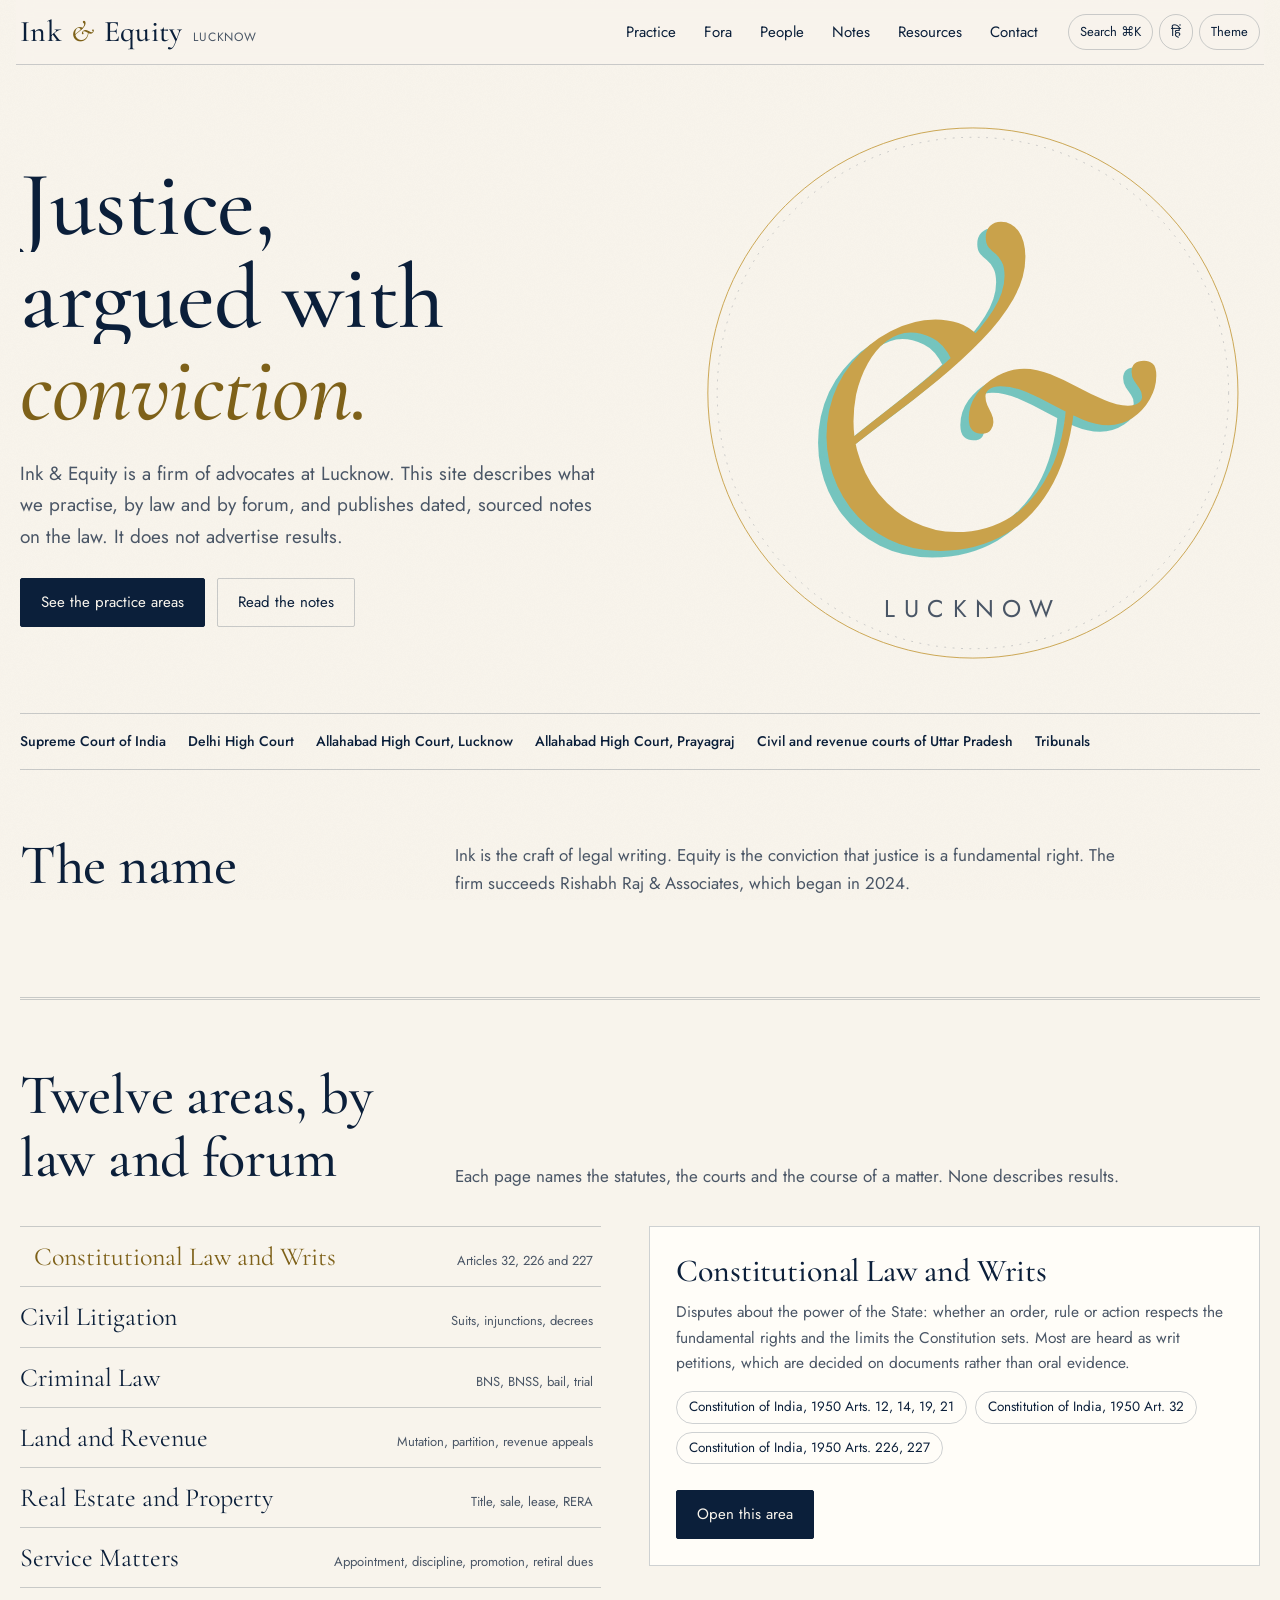
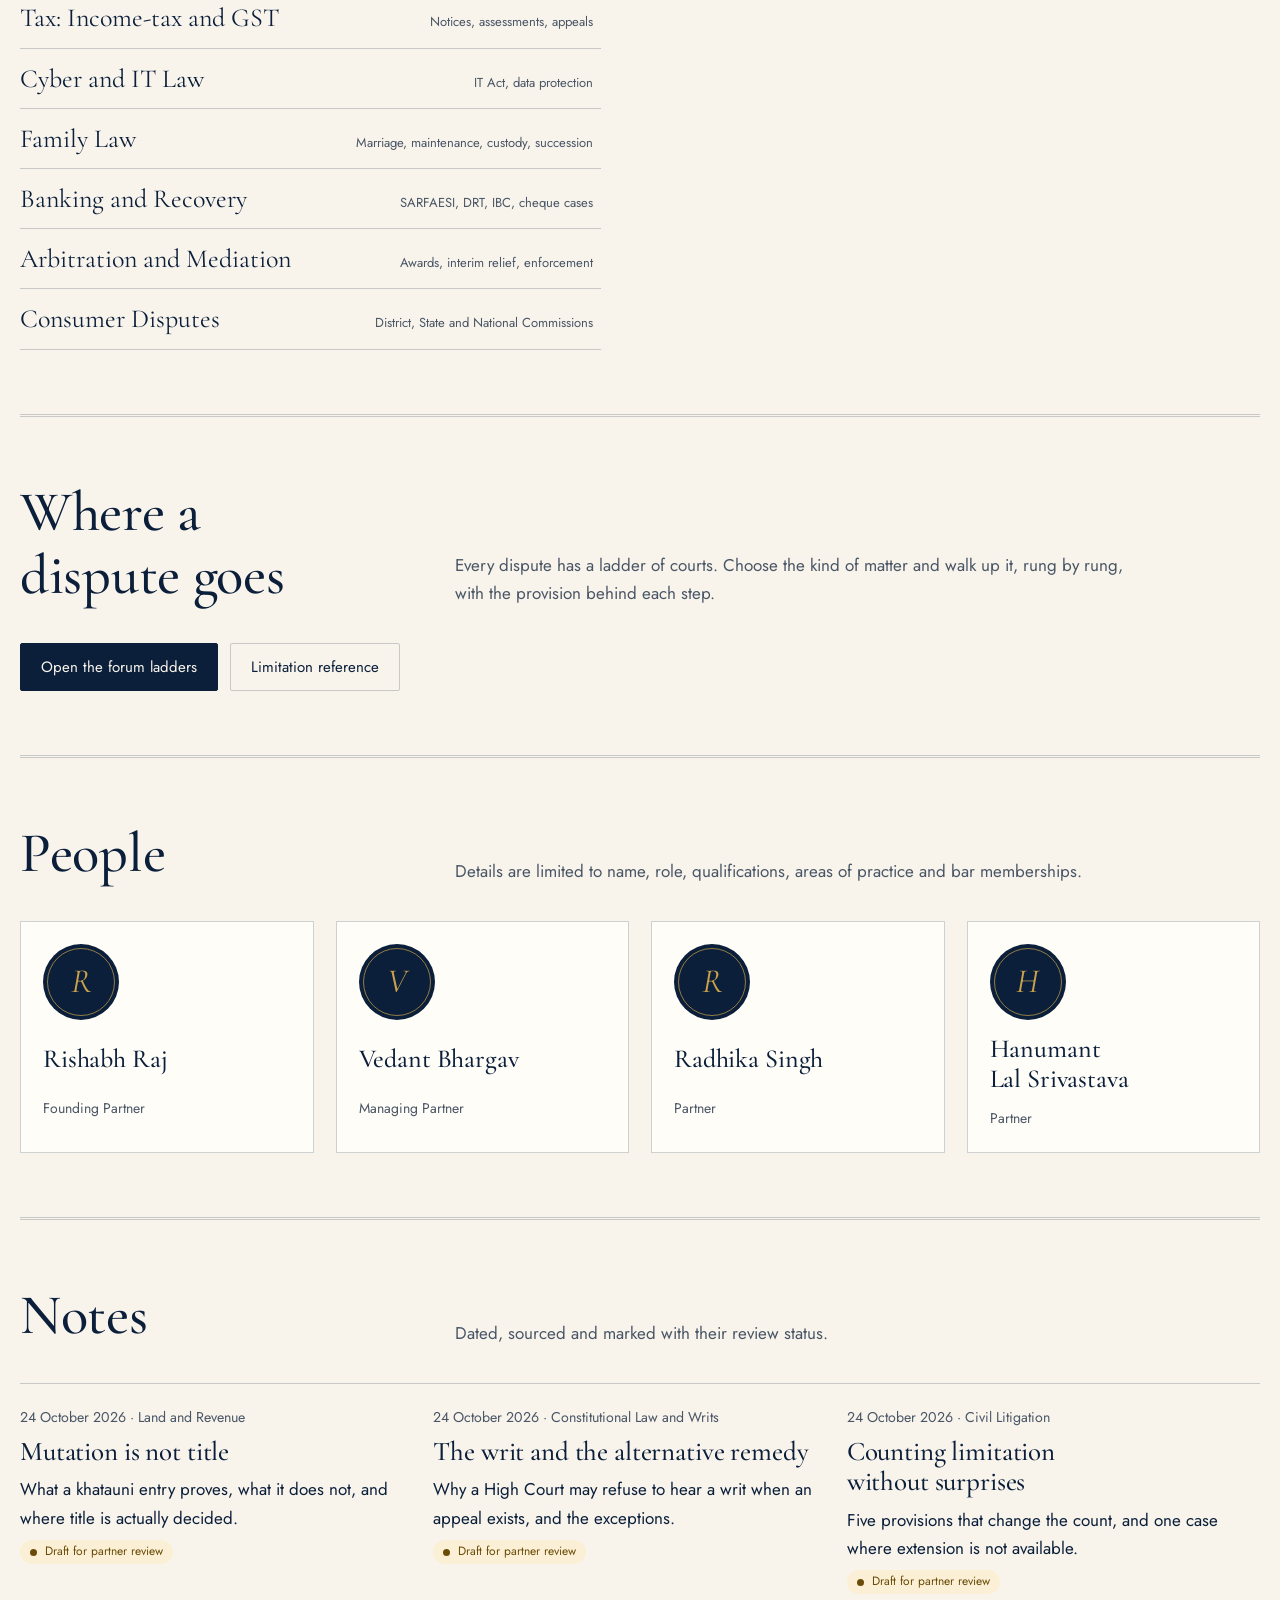
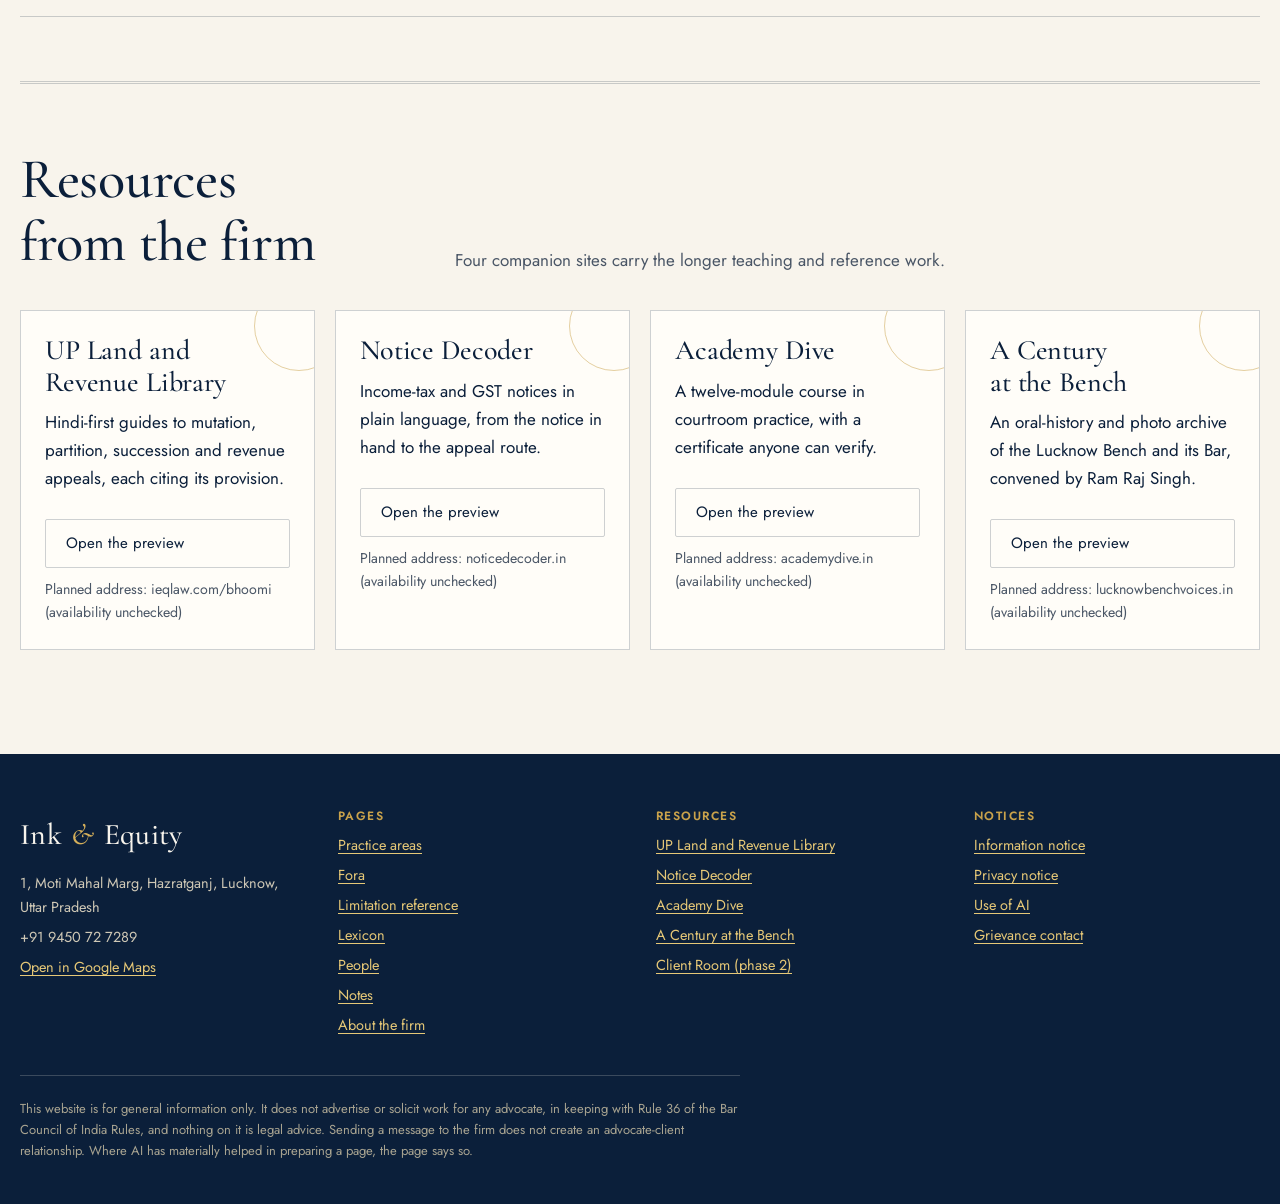
<file: index.html>
<!doctype html>
<html lang="en">
<head>
<meta charset="utf-8">
<meta name="viewport" content="width=device-width, initial-scale=1, viewport-fit=cover">
<title>Ink & Equity</title>
<meta name="claude:viewport-fit-sides" content="cover">
<meta name="description" content="Ink & Equity, advocates at Lucknow: practice areas by law and forum, people, notes and resources.">
<link rel="preconnect" href="https://fonts.googleapis.com" crossorigin>
<link rel="preconnect" href="https://fonts.gstatic.com" crossorigin>
<link rel="stylesheet" href="https://fonts.googleapis.com/css2?family=Cormorant+Garamond:ital,wght@0,400;0,500;0,600;1,400;1,500&family=Jost:wght@400;500;600&family=Tiro+Devanagari+Hindi:ital@0;1&family=Noto+Sans+Devanagari:wght@400;500;600&display=swap">
<style>
/* Layout concept: a bound law report. Running head with status, headnote blocks, marginal notes,
   gold double rules. Brand kit: Ink Navy / Ivory / Champagne Gold / Fresh Teal / Slate, Cormorant Garamond + Jost. */
:root {
  --ink: #0B1F3A;
  --ivory: #F8F4EC;
  --gold: #C9A24B;
  --teal: #1FA5A0;
  --slate: #5B6675;

  --bg: #F8F4EC;
  --bg2: #EFE8D8;
  --bg3: #E5DCC7;
  --fg: #0B1F3A;
  --fg2: #4A5666;
  --rule: rgba(11, 31, 58, .2);
  --rule2: rgba(11, 31, 58, .1);
  --gold-deco: #C9A24B;
  --gold-ink: #7E6119;
  --teal-ink: #0C6D69;
  --card: #FFFDF8;
  --btn-bg: #0B1F3A;
  --btn-fg: #F8F4EC;
  --focus: #0C6D69;
  --warn-bg: #FBF0D5;
  --warn-fg: #6A4C08;

  --f-display: "Cormorant Garamond", "Noto Serif Devanagari", Georgia, "Times New Roman", serif;
  --f-body: "Jost", "Noto Sans Devanagari", "Segoe UI", system-ui, sans-serif;
  --lh: 1.65;
  --gut: 24px;
}
@media (prefers-color-scheme: dark) {
  :root:not([data-theme="light"]) {
    --bg: #08162B; --bg2: #0D2240; --bg3: #14305A; --fg: #F1ECE0; --fg2: #AAB4C2;
    --rule: rgba(241, 236, 224, .22); --rule2: rgba(241, 236, 224, .1);
    --gold-deco: #D4AF5A; --gold-ink: #DDBC6B; --teal-ink: #4FD1CA; --card: #0D2240;
    --btn-bg: #D4AF5A; --btn-fg: #08162B; --focus: #4FD1CA; --warn-bg: #3A2F10; --warn-fg: #F0D58B;
    color-scheme: dark;
  }
}
:root[data-theme="dark"] {
  --bg: #08162B; --bg2: #0D2240; --bg3: #14305A; --fg: #F1ECE0; --fg2: #AAB4C2;
  --rule: rgba(241, 236, 224, .22); --rule2: rgba(241, 236, 224, .1);
  --gold-deco: #D4AF5A; --gold-ink: #DDBC6B; --teal-ink: #4FD1CA; --card: #0D2240;
  --btn-bg: #D4AF5A; --btn-fg: #08162B; --focus: #4FD1CA; --warn-bg: #3A2F10; --warn-fg: #F0D58B;
  color-scheme: dark;
}
html[lang="hi"] {
  --f-display: "Tiro Devanagari Hindi", "Noto Serif Devanagari", "Cormorant Garamond", Georgia, serif;
  --f-body: "Noto Sans Devanagari", "Jost", "Segoe UI", system-ui, sans-serif;
  --lh: 1.9;
}

*, *::before, *::after { box-sizing: border-box; }
html { scroll-behavior: smooth; -webkit-text-size-adjust: 100%; }
body {
  margin: 0; background: var(--bg); color: var(--fg);
  font-family: var(--f-body); font-size: 17px; line-height: var(--lh);
  padding-left: max(16px, env(safe-area-inset-left, 0px));
  padding-right: max(16px, env(safe-area-inset-right, 0px));
  overflow-x: hidden;
}
body::before { content: ""; position: fixed; inset: 0 0 auto; height: env(safe-area-inset-top, 0px); z-index: 60; background: var(--bg); }
body::after {
  content: ""; position: fixed; inset: 0; pointer-events: none; z-index: 0; opacity: .5;
  background-image: url("data:image/svg+xml;utf8,<svg xmlns='http://www.w3.org/2000/svg' width='160' height='160'><filter id='n'><feTurbulence type='fractalNoise' baseFrequency='.9' numOctaves='2' stitchTiles='stitch'/><feColorMatrix values='0 0 0 0 .5  0 0 0 0 .45  0 0 0 0 .3  0 0 0 .05 0'/></filter><rect width='160' height='160' filter='url(%23n)'/></svg>");
}
img, svg { max-width: 100%; }
a { color: var(--teal-ink); text-underline-offset: 3px; text-decoration-thickness: 1px; }
a:hover { text-decoration-thickness: 2px; }
:focus-visible { outline: 2px solid var(--focus); outline-offset: 3px; border-radius: 2px; }
button { font: inherit; color: inherit; cursor: pointer; }
.skip { position: absolute; left: -999px; top: 8px; background: var(--btn-bg); color: var(--btn-fg); padding: 8px 14px; z-index: 100; }
.skip:focus { left: 8px; }
#app { position: relative; z-index: 1; }
h1, h2, h3, h4 { font-family: var(--f-display); font-weight: 500; line-height: 1.12; margin: 0; text-wrap: balance; letter-spacing: -.005em; }
html[lang="hi"] h1, html[lang="hi"] h2, html[lang="hi"] h3 { line-height: 1.35; letter-spacing: 0; }
p { margin: 0 0 1em; max-width: 68ch; }
.sr { position: absolute; width: 1px; height: 1px; overflow: hidden; clip: rect(0 0 0 0); white-space: nowrap; }
.wrap { width: 100%; max-width: 1240px; margin-inline: auto; padding-inline: 0; }

/* ---------- header ---------- */
.hdr { position: sticky; top: env(safe-area-inset-top, 0px); z-index: 50; background: color-mix(in srgb, var(--bg) 92%, transparent); backdrop-filter: blur(8px); border-bottom: 1px solid var(--rule); }
.hdr-in { display: flex; align-items: center; gap: 18px; min-height: 64px; flex-wrap: wrap; padding-block: 6px; }
.brand { display: flex; align-items: baseline; gap: 10px; text-decoration: none; color: var(--fg); background: none; border: 0; padding: 0; }
.brand .mark { font-family: var(--f-display); font-size: 30px; font-weight: 500; letter-spacing: .01em; }
.brand .mark i { color: var(--gold-ink); font-style: italic; padding: 0 2px; }
.brand small { font-size: 12px; color: var(--fg2); letter-spacing: .08em; }
.nav { display: flex; gap: 4px; margin-left: auto; flex-wrap: wrap; }
.nav button { background: none; border: 0; padding: 8px 12px; font-size: 15px; position: relative; color: var(--fg); }
.nav button::after { content: ""; position: absolute; left: 12px; right: 12px; bottom: 4px; height: 1px; background: var(--gold-deco); transform: scaleX(0); transform-origin: left; transition: transform .25s ease; }
.nav button:hover::after, .nav button[aria-current="page"]::after { transform: scaleX(1); }
.tools { display: flex; gap: 6px; align-items: center; }
.tbtn { border: 1px solid var(--rule); background: transparent; padding: 6px 11px; font-size: 13px; border-radius: 999px; min-height: 34px; }
.tbtn:hover { border-color: var(--gold-deco); }
.menu-btn { display: none; }
.prog { position: absolute; left: 0; bottom: -1px; height: 2px; background: var(--gold-deco); width: 0; }
@media (max-width: 900px) {
  .menu-btn { display: inline-flex; margin-left: auto; }
  .nav { display: none; width: 100%; flex-direction: column; margin-left: 0; order: 5; border-top: 1px solid var(--rule2); padding-top: 6px; }
  .nav.open { display: flex; }
  .nav button { text-align: left; padding: 12px 4px; }
  .tools { order: 4; }
}

/* ---------- running head ---------- */
.runhead { display: flex; justify-content: space-between; gap: 12px; flex-wrap: wrap; padding-block: 14px; font-size: 13px; color: var(--fg2); border-bottom: 3px double var(--rule); }
.runhead .path button { background: none; border: 0; padding: 0; color: inherit; text-decoration: underline; text-underline-offset: 3px; }
.status { display: inline-flex; gap: 8px; align-items: center; background: var(--warn-bg); color: var(--warn-fg); padding: 2px 10px; border-radius: 999px; font-size: 12px; }
.status::before { content: ""; width: 7px; height: 7px; border-radius: 50%; background: currentColor; }

/* ---------- hero ---------- */
.hero { display: grid; grid-template-columns: minmax(0, 1.05fr) minmax(0, .95fr); gap: 32px; align-items: center; padding-block: 48px 40px; }
.hero h1 { font-size: clamp(44px, 7.2vw, 96px); font-weight: 500; line-height: 1.0; }
html[lang="hi"] .hero h1 { font-size: clamp(36px, 5.6vw, 76px); line-height: 1.25; }
.hero h1 .ln { display: block; overflow: hidden; }
.hero h1 .ln > span { display: inline-block; transform: translateY(105%); animation: rise .9s cubic-bezier(.2, .7, .2, 1) forwards; }
.hero h1 .ln:nth-child(2) > span { animation-delay: .14s; }
.hero h1 .ln:nth-child(3) > span { animation-delay: .28s; }
@keyframes rise { to { transform: none; } }
.hero h1 em { color: var(--gold-ink); }
.lede { font-size: 19px; color: var(--fg2); max-width: 54ch; margin-top: 22px; }
.hero-amp { width: 100%; aspect-ratio: 1 / 1; max-height: 560px; display: block; }
.hero-amp text { font-family: "Cormorant Garamond", Georgia, serif; font-style: italic; }
.ctas { display: flex; gap: 12px; flex-wrap: wrap; margin-top: 26px; }
.btn { display: inline-flex; align-items: center; gap: 8px; background: var(--btn-bg); color: var(--btn-fg); border: 1px solid var(--btn-bg); padding: 11px 20px; font-size: 15px; text-decoration: none; border-radius: 2px; transition: transform .15s ease, box-shadow .15s ease; }
.btn:hover { transform: translateY(-1px); box-shadow: 0 4px 0 var(--gold-deco); }
.btn.ghost { background: transparent; color: var(--fg); border-color: var(--rule); }
.btn.ghost:hover { border-color: var(--gold-deco); box-shadow: 0 4px 0 var(--gold-deco); }
.btn[disabled] { opacity: .5; cursor: not-allowed; transform: none; box-shadow: none; }
.fora-strip { display: flex; flex-wrap: wrap; gap: 8px 22px; padding-block: 16px; border-block: 1px solid var(--rule); font-size: 14px; color: var(--fg2); }
.fora-strip b { font-weight: 500; color: var(--fg); }
@media (max-width: 860px) { .hero { grid-template-columns: 1fr; } .hero-amp { max-height: 300px; order: -1; } }
@media (prefers-reduced-motion: reduce) { .hero h1 .ln > span { animation: none; transform: none; } * { transition: none !important; scroll-behavior: auto !important; } }

/* ---------- sections ---------- */
.sec { padding-block: 64px; }
.sec + .sec { border-top: 3px double var(--rule); }
.sec-h { display: grid; grid-template-columns: minmax(0, 1fr) minmax(0, 2fr); gap: 32px; margin-bottom: 36px; align-items: end; }
.sec-h h2 { font-size: clamp(32px, 4.4vw, 58px); }
.sec-h p { color: var(--fg2); margin: 0; }
@media (max-width: 800px) { .sec-h { grid-template-columns: 1fr; gap: 12px; } .sec { padding-block: 44px; } }

/* two-column law report body */
.report { display: grid; grid-template-columns: minmax(0, 1fr) 280px; gap: 56px; padding-block: 40px 72px; }
.report > .main { min-width: 0; }
.marg { font-size: 14.5px; color: var(--fg2); border-left: 1px solid var(--gold-deco); padding-left: 18px; align-self: start; position: sticky; top: 96px; display: grid; gap: 22px; }
.marg h4 { font-family: var(--f-body); font-size: 12px; letter-spacing: .1em; font-weight: 600; color: var(--gold-ink); margin-bottom: 6px; text-transform: uppercase; }
html[lang="hi"] .marg h4 { letter-spacing: 0; text-transform: none; font-size: 14px; }
.marg p { margin: 0 0 6px; }
@media (max-width: 1000px) { .report { grid-template-columns: 1fr; gap: 28px; } .marg { position: static; border-left: 0; padding-left: 0; border-top: 1px solid var(--rule); padding-top: 20px; } }
.page-title { font-size: clamp(40px, 6vw, 80px); margin-bottom: 14px; }
html[lang="hi"] .page-title { font-size: clamp(32px, 5vw, 62px); }
.headnote { background: var(--card); border: 1px solid var(--rule); border-left: 4px solid var(--gold-deco); padding: 20px 24px; margin: 26px 0 34px; }
.headnote b { font-family: var(--f-display); font-size: 22px; font-weight: 600; display: block; margin-bottom: 6px; }
.headnote p { margin: 0; max-width: none; }
.h3 { font-size: 28px; margin: 38px 0 14px; padding-bottom: 8px; border-bottom: 1px solid var(--rule); }

/* provisions table */
.prov { width: 100%; border-collapse: collapse; font-size: 15.5px; }
.prov th, .prov td { text-align: left; padding: 11px 14px 11px 0; vertical-align: top; border-bottom: 1px solid var(--rule2); }
.prov th { font-weight: 500; width: 40%; font-family: var(--f-display); font-size: 19px; }
.prov td small { display: block; color: var(--fg2); font-size: 13.5px; }
.table-scroll { overflow-x: auto; }
@media (max-width: 600px) { .prov th, .prov td { display: block; width: 100%; padding-right: 0; } .prov tr { display: block; border-bottom: 1px solid var(--rule2); padding: 8px 0; } .prov th, .prov td { border: 0; padding-block: 3px; } }

/* steps */
.steps { list-style: none; margin: 0; padding: 0; counter-reset: s; position: relative; }
.steps li { counter-increment: s; position: relative; padding: 0 0 22px 56px; }
.steps li::before { content: counter(s); position: absolute; left: 0; top: 0; width: 38px; height: 38px; border-radius: 50%; border: 1px solid var(--gold-deco); display: grid; place-items: center; font-family: var(--f-display); font-size: 20px; background: var(--bg); z-index: 1; }
.steps li::after { content: ""; position: absolute; left: 19px; top: 38px; bottom: 0; width: 1px; background: var(--rule); }
.steps li:last-child::after { display: none; }
.steps b { display: block; font-weight: 500; font-size: 17px; }

.chips { display: flex; flex-wrap: wrap; gap: 8px; }
.chip { border: 1px solid var(--rule); border-radius: 999px; padding: 4px 12px; font-size: 13.5px; background: transparent; color: var(--fg); }
button.chip:hover, button.chip[aria-pressed="true"] { border-color: var(--gold-deco); background: var(--bg2); }
.pill { display: inline-block; border: 1px solid var(--teal-ink); color: var(--teal-ink); border-radius: 3px; padding: 0 8px; font-size: 12.5px; }

/* ---------- practice index (home) ---------- */
.pidx { display: grid; grid-template-columns: minmax(0, 1fr) minmax(0, 1.05fr); gap: 48px; }
.pidx ol { list-style: none; margin: 0; padding: 0; border-top: 1px solid var(--rule); }
.pidx li button { width: 100%; text-align: left; background: none; border: 0; border-bottom: 1px solid var(--rule); padding: 14px 8px 14px 0; display: flex; justify-content: space-between; align-items: baseline; gap: 12px; font-family: var(--f-display); font-size: 26px; line-height: 1.2; transition: padding .2s ease, color .2s ease; }
html[lang="hi"] .pidx li button { font-size: 21px; }
.pidx li button span { font-family: var(--f-body); font-size: 13px; color: var(--fg2); text-align: right; }
.pidx li button:hover, .pidx li button.on { padding-left: 14px; color: var(--gold-ink); }
.pprev { position: sticky; top: 100px; align-self: start; background: var(--card); border: 1px solid var(--rule); padding: 26px; min-height: 280px; }
.pprev h3 { font-size: 32px; margin-bottom: 10px; }
.pprev p { font-size: 15.5px; color: var(--fg2); }
@media (max-width: 900px) { .pidx { grid-template-columns: 1fr; } .pprev { position: static; } }

/* people */
.ppl { display: grid; grid-template-columns: repeat(auto-fit, minmax(240px, 1fr)); gap: 22px; }
.person { text-align: left; background: var(--card); border: 1px solid var(--rule); padding: 22px; display: grid; gap: 14px; transition: border-color .2s ease, transform .2s ease; }
.person:hover { border-color: var(--gold-deco); transform: translateY(-2px); }
.mono { width: 76px; height: 76px; border-radius: 50%; display: grid; place-items: center; background: var(--ink); color: var(--gold); font-family: var(--f-display); font-size: 34px; font-style: italic; position: relative; }
:root[data-theme="dark"] .mono { background: var(--bg3); }
.mono::after { content: ""; position: absolute; inset: 4px; border-radius: 50%; border: 1px solid var(--gold-deco); opacity: .7; }
.person h3 { font-size: 26px; }
.person small { color: var(--fg2); font-size: 14px; }

/* frames: slots for material that only people can supply */
.frame { border: 1.5px dashed var(--rule); padding: 18px 20px; color: var(--fg2); font-size: 15px; background: repeating-linear-gradient(135deg, transparent 0 11px, var(--rule2) 11px 12px); }
.frame b { color: var(--fg); font-weight: 500; display: block; }

/* notes */
.notes { display: grid; grid-template-columns: repeat(auto-fit, minmax(280px, 1fr)); gap: 0; border-top: 1px solid var(--rule); }
.note { text-align: left; background: none; border: 0; border-bottom: 1px solid var(--rule); padding: 22px 22px 22px 0; display: grid; gap: 8px; align-content: start; }
.note:hover h3 { color: var(--gold-ink); }
.note h3 { font-size: 27px; transition: color .2s ease; }
.note small { color: var(--fg2); }
.article p { font-size: 18px; max-width: 64ch; }
.article > p:first-of-type::first-letter { font-family: var(--f-display); float: left; font-size: 4.2em; line-height: .8; padding: 6px 10px 0 0; color: var(--gold-ink); }
html[lang="hi"] .article > p:first-of-type::first-letter { all: unset; }
.cite { border: 1px solid var(--rule); background: var(--card); padding: 14px 18px; font-size: 14.5px; margin: 20px 0; }
.cite ul { margin: 6px 0 0; padding-left: 18px; }
.cite li { margin-bottom: 4px; }

/* fora ladder */
.streams { display: flex; flex-wrap: wrap; gap: 8px; margin-bottom: 28px; }
.ladder { display: grid; grid-template-columns: minmax(0, 1fr) minmax(0, 1.1fr); gap: 44px; }
.rungs { list-style: none; margin: 0; padding: 0; display: flex; flex-direction: column-reverse; gap: 0; position: relative; }
.rungs li { position: relative; }
.rungs button { width: 100%; text-align: left; background: var(--card); border: 1px solid var(--rule); border-left: 4px solid var(--rule); padding: 14px 16px; display: grid; gap: 2px; margin-bottom: 14px; transition: border-color .2s ease, transform .2s ease; }
.rungs li:not(:first-child) button::after { content: ""; position: absolute; left: 22px; bottom: -14px; height: 14px; width: 1px; background: var(--gold-deco); }
.rungs button b { font-family: var(--f-display); font-size: 23px; font-weight: 500; line-height: 1.2; }
.rungs button span { font-size: 13.5px; color: var(--fg2); }
.rungs button:hover, .rungs button[aria-pressed="true"] { border-left-color: var(--gold-deco); transform: translateX(4px); }
.rungs button[aria-pressed="true"] { background: var(--bg2); }
.rung-detail { background: var(--card); border: 1px solid var(--rule); padding: 28px; align-self: start; position: sticky; top: 100px; }
.rung-detail h3 { font-size: 32px; margin-bottom: 12px; }
@media (max-width: 900px) { .ladder { grid-template-columns: 1fr; } .rung-detail { position: static; } }

/* limitation */
.ltools { display: flex; gap: 12px; flex-wrap: wrap; margin-bottom: 20px; }
.ltools input { flex: 1 1 260px; border: 1px solid var(--rule); background: var(--card); color: var(--fg); padding: 11px 14px; font: inherit; border-radius: 2px; }
.q { background: var(--card); border: 1px solid var(--rule); padding: 24px; margin-top: 24px; }
.q h3 { font-size: 26px; margin-bottom: 14px; }
.opts { display: grid; gap: 8px; }
.opts button { text-align: left; background: transparent; border: 1px solid var(--rule); padding: 10px 14px; border-radius: 2px; }
.opts button:hover:not([disabled]) { border-color: var(--gold-deco); }
.opts button.ok { border-color: var(--teal-ink); background: color-mix(in srgb, var(--teal) 14%, transparent); }
.opts button.no { border-color: #B3402F; background: color-mix(in srgb, #B3402F 10%, transparent); }
.why { margin-top: 12px; font-size: 15px; color: var(--fg2); }

/* forms */
.form { display: grid; gap: 16px; max-width: 640px; }
.form label { display: grid; gap: 5px; font-size: 14.5px; }
.form input, .form select, .form textarea { border: 1px solid var(--rule); background: var(--card); color: var(--fg); padding: 11px 13px; font: inherit; border-radius: 2px; width: 100%; }
.form textarea { min-height: 130px; resize: vertical; }
.form .chk { display: flex; gap: 10px; align-items: flex-start; font-size: 14.5px; }
.form .chk input { width: 20px; height: 20px; margin-top: 3px; flex: none; }
.err { color: #B3402F; font-size: 13.5px; min-height: 1em; }
:root[data-theme="dark"] .err { color: #FF8F7C; }
@media (prefers-color-scheme: dark) { :root:not([data-theme="light"]) .err { color: #FF8F7C; } }
.preview { background: var(--card); border: 1px solid var(--rule); padding: 18px; white-space: pre-wrap; font-size: 15px; margin-top: 18px; }

/* resources */
.fam { display: grid; grid-template-columns: repeat(auto-fit, minmax(250px, 1fr)); gap: 20px; }
.famc { background: var(--card); border: 1px solid var(--rule); padding: 24px; display: grid; gap: 10px; align-content: start; position: relative; overflow: hidden; }
.famc::before { content: ""; position: absolute; right: -30px; top: -30px; width: 90px; height: 90px; border-radius: 50%; border: 1px solid var(--gold-deco); opacity: .5; }
.famc h3 { font-size: 28px; }
.famc small { color: var(--fg2); }

/* client room */
.room { display: grid; grid-template-columns: 320px minmax(0, 1fr); gap: 30px; }
.room .login { background: var(--ink); color: var(--ivory); padding: 26px; display: grid; gap: 14px; align-content: start; }
.room .login input { background: transparent; border: 1px solid rgba(248, 244, 236, .4); color: var(--ivory); padding: 10px 12px; font: inherit; }
.room .panes { display: grid; gap: 16px; }
@media (max-width: 800px) { .room { grid-template-columns: 1fr; } }

/* palette */
.pal-bg { position: fixed; inset: 0; z-index: 90; background: rgba(8, 22, 43, .6); display: none; align-items: flex-start; justify-content: center; padding: 12vh 16px 16px; }
.pal-bg.open { display: flex; }
.pal { width: min(620px, 100%); background: var(--bg); border: 1px solid var(--gold-deco); box-shadow: 0 20px 60px rgba(0, 0, 0, .35); }
.pal input { width: 100%; border: 0; border-bottom: 1px solid var(--rule); background: transparent; color: var(--fg); font: inherit; font-size: 19px; padding: 16px 18px; outline: none; }
.pal ul { list-style: none; margin: 0; padding: 6px; max-height: 50vh; overflow: auto; }
.pal li button { width: 100%; text-align: left; background: none; border: 0; padding: 10px 12px; display: flex; justify-content: space-between; gap: 12px; }
.pal li button.on, .pal li button:hover { background: var(--bg2); }
.pal li small { color: var(--fg2); }

/* footer */
.ftr { background: var(--ink); color: #E9E3D3; margin-inline: calc(-1 * max(16px, env(safe-area-inset-left, 0px))); padding: 56px max(16px, env(safe-area-inset-right, 0px)) 36px max(16px, env(safe-area-inset-left, 0px)); margin-top: 40px; }
:root[data-theme="dark"] .ftr { background: #050E1D; }
@media (prefers-color-scheme: dark) { :root:not([data-theme="light"]) .ftr { background: #050E1D; } }
.ftr a { color: #E6C877; }
.ftr .cols { display: grid; grid-template-columns: repeat(auto-fit, minmax(220px, 1fr)); gap: 32px; }
.ftr h4 { font-family: var(--f-body); font-size: 12px; letter-spacing: .12em; font-weight: 600; color: #C9A24B; margin-bottom: 10px; text-transform: uppercase; }
html[lang="hi"] .ftr h4 { letter-spacing: 0; text-transform: none; font-size: 14px; }
.ftr p, .ftr li { font-size: 14.5px; margin: 0 0 6px; color: #CFC8B6; }
.ftr ul { list-style: none; padding: 0; margin: 0; }
.ftr .fine { border-top: 1px solid rgba(248, 244, 236, .2); margin-top: 32px; padding-top: 22px; font-size: 13px; color: #A9A491; max-width: 90ch; }
.ftr button.lnk { background: none; border: 0; padding: 0; color: #E6C877; text-decoration: underline; text-underline-offset: 3px; text-align: left; font-size: 14.5px; }
.ftr .brand { color: #F8F4EC; }
.ftr .brand .mark i { color: #D4AF5A; }
.toast { position: fixed; left: 50%; bottom: calc(18px + env(safe-area-inset-bottom, 0px)); transform: translateX(-50%); background: var(--ink); color: var(--ivory); padding: 10px 18px; border: 1px solid var(--gold-deco); z-index: 99; font-size: 14.5px; }
.toast[hidden] { display: none; }
.kv { display: grid; grid-template-columns: 150px minmax(0, 1fr); gap: 8px 18px; font-size: 15.5px; }
.kv dt { color: var(--fg2); }
.kv dd { margin: 0; }
@media (max-width: 560px) { .kv { grid-template-columns: 1fr; gap: 0; } .kv dd { margin-bottom: 10px; } }

</style>
</head>
<body>
<div id="app"></div>
<div class="pal-bg" id="palbg" role="dialog" aria-modal="true" aria-label="Search"><div class="pal"><input id="palq" type="search" autocomplete="off" aria-label="Search"><ul id="pall"></ul></div></div>
<div class="toast" id="toast" hidden role="status"></div>

<script>
/* Data: twelve practice areas, described by law and forum, never by results. */
const L = (en, hi) => ({ en, hi });
const PRACTICE = [
  {
    slug: 'constitutional', stream: 'writ',
    name: L('Constitutional Law and Writs', 'संवैधानिक विधि और रिट'),
    short: L('Articles 32, 226 and 227', 'अनुच्छेद 32, 226 और 227'),
    head: L(
      'Disputes about the power of the State: whether an order, rule or action respects the fundamental rights and the limits the Constitution sets. Most are heard as writ petitions, which are decided on documents rather than oral evidence.',
      'राज्य की शक्ति से जुड़े विवाद: कोई आदेश, नियम या कार्रवाई मौलिक अधिकारों और संविधान की सीमाओं के अनुरूप है या नहीं। अधिकांश मामले रिट याचिका के रूप में सुने जाते हैं, जिनका निर्णय मौखिक साक्ष्य के बजाय दस्तावेज़ों पर होता है।'),
    laws: [
      ['Constitution of India, 1950', 'Arts. 12, 14, 19, 21', L('The State, equality, freedoms and life and liberty.', 'राज्य, समानता, स्वतंत्रताएँ तथा जीवन और दैहिक स्वतंत्रता।')],
      ['Constitution of India, 1950', 'Art. 32', L('Direct remedy in the Supreme Court for fundamental rights.', 'मौलिक अधिकारों के लिए सर्वोच्च न्यायालय में सीधा उपचार।')],
      ['Constitution of India, 1950', 'Arts. 226, 227', L('Writs and superintendence by the High Court.', 'उच्च न्यायालय की रिट और अधीक्षण शक्ति।')],
      ['Rules of the Court, 1952', 'Allahabad High Court', L('Procedure for writ petitions and special appeals.', 'रिट याचिकाओं और विशेष अपीलों की प्रक्रिया।')]
    ],
    fora: [L('Supreme Court of India (Art. 32)', 'भारत का सर्वोच्च न्यायालय (अनु. 32)'), L('Allahabad High Court at Lucknow and Prayagraj (Arts. 226, 227)', 'इलाहाबाद उच्च न्यायालय, लखनऊ और प्रयागराज (अनु. 226, 227)'), L('Delhi High Court, where the authority or the cause of action lies in Delhi', 'दिल्ली उच्च न्यायालय, जहाँ प्राधिकारी या वाद-कारण दिल्ली में हो')],
    steps: [
      L('Read the order and the rule behind it. Identify the authority, its power and the right said to be affected.', 'आदेश और उसके पीछे का नियम पढ़ें। प्राधिकारी, उसकी शक्ति और प्रभावित अधिकार की पहचान करें।'),
      L('Check the alternative remedy and the delay. A statutory appeal or a long gap can decide whether a writ is entertained.', 'वैकल्पिक उपचार और विलंब देखें। वैधानिक अपील या लंबा अंतराल तय कर सकता है कि रिट सुनी जाएगी या नहीं।'),
      L('Draft the petition: facts in date order, grounds, annexures and the prayer.', 'याचिका का प्रारूप: तिथिवार तथ्य, आधार, संलग्नक और प्रार्थना।'),
      L('Listing, notice, counter-affidavit and rejoinder.', 'सूचीबद्धता, नोटिस, प्रतिशपथपत्र और प्रत्युत्तर।'),
      L('Hearing and judgment. Onward: a special appeal against a single judge, or a special leave petition.', 'सुनवाई और निर्णय। आगे: एकल न्यायाधीश के विरुद्ध विशेष अपील, या विशेष अनुमति याचिका।')
    ],
    time: L('No fixed period for a writ, but long delay can defeat relief. Appeals and special leave petitions have fixed periods.', 'रिट के लिए कोई निश्चित अवधि नहीं, परंतु लंबा विलंब राहत रोक सकता है। अपील और विशेष अनुमति याचिका की अवधि निश्चित है।')
  },
  {
    slug: 'civil', stream: 'civil',
    name: L('Civil Litigation', 'सिविल वाद'),
    short: L('Suits, injunctions, decrees', 'वाद, निषेधाज्ञा, डिक्री'),
    head: L(
      'Disputes between private parties about rights, money, property and contracts, decided by a civil court on pleadings and evidence. The Code of Civil Procedure sets the path from plaint to decree and appeal.',
      'अधिकारों, धन, संपत्ति और संविदाओं से जुड़े निजी पक्षों के विवाद, जिन्हें दीवानी न्यायालय अभिवचन और साक्ष्य पर तय करता है। सिविल प्रक्रिया संहिता वाद-पत्र से डिक्री और अपील तक का मार्ग तय करती है।'),
    laws: [
      ['Code of Civil Procedure, 1908', 'ss. 9, 26, 96, 100, 115', L('Jurisdiction, institution, appeals, second appeal and revision.', 'क्षेत्राधिकार, वाद की संस्थापना, अपील, द्वितीय अपील और पुनरीक्षण।')],
      ['Code of Civil Procedure, 1908', 'Orders VI, VII, VIII, XXXIX', L('Pleadings, plaint, written statement, temporary injunctions.', 'अभिवचन, वाद-पत्र, लिखित कथन, अस्थायी निषेधाज्ञा।')],
      ['Specific Relief Act, 1963', 'Chs. II, VII', L('Specific performance and injunctions.', 'विनिर्दिष्ट पालन और निषेधाज्ञा।')],
      ['Limitation Act, 1963', 'ss. 3, 5, 12, 14', L('Bar of limitation, extension, exclusion of time.', 'परिसीमा का वर्जन, विस्तार, समय का अपवर्जन।')],
      ['Indian Contract Act, 1872', '—', L('Formation, performance and breach of contracts.', 'संविदाओं का गठन, पालन और भंग।')],
      ['Bharatiya Sakshya Adhiniyam, 2023', '—', L('Proof of facts and admissibility of evidence.', 'तथ्यों का प्रमाण और साक्ष्य की ग्राह्यता।')]
    ],
    fora: [L('Civil Judge (Junior Division / Senior Division)', 'सिविल जज (कनिष्ठ / वरिष्ठ खंड)'), L('District Judge', 'जिला न्यायाधीश'), L('Allahabad High Court', 'इलाहाबाद उच्च न्यायालय'), L('Supreme Court of India', 'भारत का सर्वोच्च न्यायालय')],
    steps: [
      L('Establish the cause of action, the court with jurisdiction and the valuation of the suit.', 'वाद-कारण, क्षेत्राधिकार वाले न्यायालय और वाद के मूल्यांकन को स्थापित करें।'),
      L('Plaint with documents, court fee and verification. Summons issue to the defendant.', 'दस्तावेज़ों, न्यायालय-शुल्क और सत्यापन के साथ वाद-पत्र। प्रतिवादी को समन जारी होते हैं।'),
      L('Written statement, replication, framing of issues.', 'लिखित कथन, प्रत्युत्तर, वाद-बिंदुओं का निर्धारण।'),
      L('Evidence, cross-examination and final arguments.', 'साक्ष्य, प्रतिपरीक्षा और अंतिम बहस।'),
      L('Judgment and decree; then appeal or execution.', 'निर्णय और डिक्री; फिर अपील या निष्पादन।')
    ],
    time: L('Most money and contract suits are governed by a three-year period from when the right to sue accrues. See the limitation reference.', 'अधिकांश धन और संविदा वादों में वाद का अधिकार उत्पन्न होने से तीन वर्ष की अवधि लागू होती है। परिसीमा संदर्भ देखें।')
  },
  {
    slug: 'criminal', stream: 'criminal',
    name: L('Criminal Law', 'आपराधिक विधि'),
    short: L('BNS, BNSS, bail, trial', 'बीएनएस, बीएनएसएस, जमानत, विचारण'),
    head: L(
      'Matters under the Bharatiya Nyaya Sanhita and the Bharatiya Nagarik Suraksha Sanhita, from the first report to trial and appeal, for the accused and the complainant alike.',
      'भारतीय न्याय संहिता और भारतीय नागरिक सुरक्षा संहिता के अंतर्गत मामले, प्रथम सूचना से विचारण और अपील तक, अभियुक्त और परिवादी दोनों के लिए।'),
    laws: [
      ['Bharatiya Nyaya Sanhita, 2023', '—', L('Offences and punishments.', 'अपराध और दंड।')],
      ['Bharatiya Nagarik Suraksha Sanhita, 2023', 's. 35', L('Arrest without warrant; notice of appearance.', 'वारंट के बिना गिरफ़्तारी; उपस्थिति का नोटिस।')],
      ['Bharatiya Nagarik Suraksha Sanhita, 2023', 'ss. 479, 480', L('Detention of undertrial prisoners; bail in non-bailable offences.', 'विचाराधीन बंदियों की निरुद्धि; अजमानतीय अपराधों में जमानत।')],
      ['Bharatiya Nagarik Suraksha Sanhita, 2023', 'ss. 482, 483', L('Anticipatory bail; special powers of the High Court and Court of Session on bail.', 'अग्रिम जमानत; जमानत पर उच्च न्यायालय और सत्र न्यायालय की विशेष शक्तियाँ।')],
      ['Bharatiya Nagarik Suraksha Sanhita, 2023', 's. 528', L('Inherent powers of the High Court.', 'उच्च न्यायालय की अंतर्निहित शक्तियाँ।')],
      ['Bharatiya Sakshya Adhiniyam, 2023', '—', L('Evidence in criminal trials.', 'आपराधिक विचारण में साक्ष्य।')]
    ],
    fora: [L('Magistrates', 'मजिस्ट्रेट'), L('Court of Session', 'सत्र न्यायालय'), L('Allahabad High Court', 'इलाहाबाद उच्च न्यायालय'), L('Supreme Court of India', 'भारत का सर्वोच्च न्यायालय')],
    steps: [
      L('First information or complaint; understand what is alleged and under which provisions.', 'प्रथम सूचना या परिवाद; क्या आरोप है और किन धाराओं में, यह समझें।'),
      L('Investigation. Rights on arrest, notice of appearance and the question of bail.', 'अन्वेषण। गिरफ़्तारी पर अधिकार, उपस्थिति का नोटिस और जमानत का प्रश्न।'),
      L('Report, cognizance and framing of charge, or discharge.', 'रिपोर्ट, संज्ञान और आरोप तय होना, या उन्मोचन।'),
      L('Trial: prosecution evidence, statement of the accused, defence evidence, arguments.', 'विचारण: अभियोजन साक्ष्य, अभियुक्त का कथन, बचाव साक्ष्य, बहस।'),
      L('Judgment, then appeal, revision or a petition under the inherent power.', 'निर्णय, फिर अपील, पुनरीक्षण या अंतर्निहित शक्ति के अधीन याचिका।')
    ],
    time: L('Limits on taking cognizance depend on the offence. Appeals against conviction have fixed periods.', 'संज्ञान लेने की सीमा अपराध पर निर्भर है। दोषसिद्धि के विरुद्ध अपील की अवधि निश्चित है।')
  },
  {
    slug: 'land-revenue', stream: 'land',
    name: L('Land and Revenue', 'भूमि और राजस्व'),
    short: L('Mutation, partition, revenue appeals', 'दाखिल-खारिज, बँटवारा, राजस्व अपील'),
    head: L(
      'Agricultural land in Uttar Pradesh is governed by its own code and its own courts. Records of rights, mutation, succession, partition and revenue appeals are decided by revenue officers, with the High Court above them.',
      'उत्तर प्रदेश की कृषि भूमि की अपनी संहिता और अपने न्यायालय हैं। अधिकार-अभिलेख, दाखिल-खारिज, उत्तराधिकार, बँटवारा और राजस्व अपीलें राजस्व अधिकारी तय करते हैं, जिनके ऊपर उच्च न्यायालय है।'),
    laws: [
      ['Uttar Pradesh Revenue Code, 2006', 'ss. 31 to 40', L('Record of rights, correction, mutation on succession and transfer.', 'अधिकार-अभिलेख, सुधार, उत्तराधिकार और अंतरण पर दाखिल-खारिज।')],
      ['Uttar Pradesh Revenue Code, 2006', 'ss. 75 to 80', L('Classes of bhumidhar and use of a holding.', 'भूमिधर के वर्ग और जोत का उपयोग।')],
      ['Uttar Pradesh Revenue Code, 2006', 's. 108', L('General order of succession to a male bhumidhar.', 'पुरुष भूमिधर के उत्तराधिकार का सामान्य क्रम।')],
      ['Uttar Pradesh Revenue Code, 2006', 'ss. 116, 144', L('Suit for division of a holding; declaratory suit.', 'जोत के विभाजन का वाद; घोषणात्मक वाद।')],
      ['Uttar Pradesh Revenue Code, 2006', 'ss. 207 to 211', L('First and second appeal, revision and review.', 'प्रथम और द्वितीय अपील, पुनरीक्षण और पुनर्विलोकन।')],
      ['U.P. Imposition of Ceiling on Land Holdings Act, 1960', '—', L('Ceiling on holdings and surplus land.', 'जोत की सीमा और अधिशेष भूमि।')]
    ],
    fora: [L('Revenue Inspector and Tahsildar', 'राजस्व निरीक्षक और तहसीलदार'), L('Sub-Divisional Officer', 'उप-जिलाधिकारी'), L('Commissioner and Board of Revenue', 'आयुक्त और राजस्व परिषद'), L('Allahabad High Court', 'इलाहाबाद उच्च न्यायालय')],
    steps: [
      L('Pull the khatauni and khasra for the plot and read what is recorded.', 'भूखंड का खतौनी और खसरा निकालें और दर्ज विवरण पढ़ें।'),
      L('Identify the proceeding: mutation, correction, division, declaration or ceiling.', 'कार्यवाही की पहचान करें: दाखिल-खारिज, सुधार, विभाजन, घोषणा या सीमा-निर्धारण।'),
      L('File before the revenue court the schedule names; keep the report of succession or transfer on record.', 'अनुसूची में नामित राजस्व न्यायालय में दाखिल करें; उत्तराधिकार या अंतरण की रिपोर्ट अभिलेख पर रखें।'),
      L('Appeal or revision within the stated periods.', 'निर्धारित अवधि में अपील या पुनरीक्षण।'),
      L('Writ before the High Court against a revenue order, where the law allows.', 'जहाँ विधि अनुमति दे, राजस्व आदेश के विरुद्ध उच्च न्यायालय में रिट।')
    ],
    time: L('Appeals from a Tahsildar’s mutation order lie within 30 days; revenue appeals and revision have their own periods.', 'तहसीलदार के दाखिल-खारिज आदेश के विरुद्ध अपील 30 दिन में; राजस्व अपील और पुनरीक्षण की अपनी अवधियाँ हैं।'),
    library: true
  },
  {
    slug: 'property', stream: 'civil',
    name: L('Real Estate and Property', 'अचल संपत्ति'),
    short: L('Title, sale, lease, RERA', 'स्वत्व, विक्रय, पट्टा, रेरा'),
    head: L(
      'Buying, selling, leasing and mortgaging immovable property, and disputes over title and possession. The documents are checked against the Transfer of Property Act, the Registration Act and the stamp law.',
      'अचल संपत्ति का क्रय, विक्रय, पट्टा और बंधक, तथा स्वत्व और कब्ज़े के विवाद। दस्तावेज़ों को संपत्ति अंतरण अधिनियम, रजिस्ट्रीकरण अधिनियम और स्टांप विधि से मिलाकर जाँचा जाता है।'),
    laws: [
      ['Transfer of Property Act, 1882', 'ss. 53A, 54, 58, 105', L('Part performance, sale, mortgage, lease.', 'आंशिक पालन, विक्रय, बंधक, पट्टा।')],
      ['Registration Act, 1908', 'ss. 17, 49', L('Documents that must be registered; effect of non-registration.', 'जिन दस्तावेज़ों का पंजीकरण अनिवार्य है; अपंजीकरण का प्रभाव।')],
      ['Indian Stamp Act, 1899', 'as amended in Uttar Pradesh', L('Stamp duty and its effect on admissibility.', 'स्टांप शुल्क और ग्राह्यता पर उसका प्रभाव।')],
      ['Real Estate (Regulation and Development) Act, 2016', 's. 31', L('Complaints to the Authority by allottees.', 'आबंटितियों द्वारा प्राधिकरण में शिकायतें।')],
      ['Uttar Pradesh Urban Planning and Development Act, 1973', '—', L('Development authorities, layouts and building control.', 'विकास प्राधिकरण, लेआउट और भवन नियंत्रण।')]
    ],
    fora: [L('Sub-Registrar', 'उप-निबंधक'), L('Civil Courts', 'दीवानी न्यायालय'), L('U.P. RERA Authority and Appellate Tribunal', 'उ.प्र. रेरा प्राधिकरण और अपीलीय अधिकरण'), L('Allahabad High Court', 'इलाहाबाद उच्च न्यायालय')],
    steps: [
      L('Trace title through the chain of documents and the revenue or municipal record.', 'दस्तावेज़ों की श्रृंखला तथा राजस्व या नगर अभिलेख से स्वत्व की कड़ी जाँचें।'),
      L('Check encumbrances, registration and stamp.', 'भार, पंजीकरण और स्टांप की जाँच करें।'),
      L('Draft the sale deed, lease or agreement with clear description of the property.', 'संपत्ति के स्पष्ट वर्णन के साथ विक्रय-पत्र, पट्टा या करार का प्रारूप।'),
      L('Register the document and apply for mutation or the local record entry.', 'दस्तावेज़ पंजीकृत कराएँ और दाखिल-खारिज या स्थानीय अभिलेख में प्रविष्टि के लिए आवेदन करें।'),
      L('If a dispute arises, the suit, the RERA complaint or the writ is chosen by the nature of the grievance.', 'विवाद होने पर वाद, रेरा शिकायत या रिट का चयन शिकायत की प्रकृति से होता है।')
    ],
    time: L('A suit for possession on title is governed by a twelve-year period from when possession becomes adverse.', 'स्वत्व पर कब्ज़े का वाद उस समय से बारह वर्ष की अवधि में है जब कब्ज़ा प्रतिकूल हो जाए।')
  },
  {
    slug: 'service', stream: 'service',
    name: L('Service Matters', 'सेवा संबंधी मामले'),
    short: L('Appointment, discipline, promotion, retiral dues', 'नियुक्ति, अनुशासन, पदोन्नति, सेवानिवृत्ति देय'),
    head: L(
      'Disputes between a public servant and the State: appointment, seniority, promotion, disciplinary proceedings and retiral benefits. The service rules and Articles 14, 16 and 311 supply the standards.',
      'लोक सेवक और राज्य के बीच विवाद: नियुक्ति, ज्येष्ठता, पदोन्नति, अनुशासनात्मक कार्यवाही और सेवानिवृत्ति लाभ। सेवा नियम और अनुच्छेद 14, 16 तथा 311 मानक तय करते हैं।'),
    laws: [
      ['Constitution of India, 1950', 'Arts. 14, 16, 309, 311', L('Equality, equal opportunity in public employment, service rules, safeguards on dismissal.', 'समानता, सार्वजनिक नियोजन में समान अवसर, सेवा नियम, बर्खास्तगी पर सुरक्षा उपाय।')],
      ['U.P. Government Servant (Discipline and Appeal) Rules, 1999', '—', L('Charges, inquiry, penalties and departmental appeal.', 'आरोप, जाँच, दंड और विभागीय अपील।')],
      ['Financial Handbook / Fundamental Rules', '—', L('Pay, leave, pension and retiral dues.', 'वेतन, अवकाश, पेंशन और सेवानिवृत्ति देय।')],
      ['Administrative Tribunals Act, 1985', '—', L('Tribunals for central government employees.', 'केंद्र सरकार के कर्मचारियों के लिए अधिकरण।')]
    ],
    fora: [L('Departmental appellate authority', 'विभागीय अपीलीय प्राधिकारी'), L('Tribunal, where one is constituted', 'अधिकरण, जहाँ गठित हो'), L('Allahabad High Court (Art. 226)', 'इलाहाबाद उच्च न्यायालय (अनु. 226)'), L('Supreme Court of India', 'भारत का सर्वोच्च न्यायालय')],
    steps: [
      L('Collect the order, the service rules and the service record.', 'आदेश, सेवा नियम और सेवा-अभिलेख एकत्र करें।'),
      L('Use the departmental appeal or representation where the rules provide one.', 'जहाँ नियम प्रावधान करते हों वहाँ विभागीय अपील या अभ्यावेदन करें।'),
      L('Approach the tribunal or the High Court with the grounds and the relief.', 'आधारों और अनुतोष के साथ अधिकरण या उच्च न्यायालय जाएँ।'),
      L('Interim protection is considered on the facts.', 'तथ्यों के आधार पर अंतरिम संरक्षण पर विचार होता है।'),
      L('Judgment and onward appeal.', 'निर्णय और आगे की अपील।')
    ],
    time: L('Delay in service matters is closely examined; a departmental appeal should not be left unattended.', 'सेवा मामलों में विलंब की बारीकी से जाँच होती है; विभागीय अपील को अनदेखा न छोड़ें।')
  },
  {
    slug: 'tax', stream: 'tax',
    name: L('Tax: Income-tax and GST', 'कर: आयकर और जीएसटी'),
    short: L('Notices, assessments, appeals', 'नोटिस, निर्धारण, अपील'),
    head: L(
      'Assessments, notices, appeals and recovery under the Income-tax Act and the GST law. Since 1 April 2026 the Income-tax Act, 2025 applies to Tax Year 2026-27 onward, and earlier years continue under the 1961 Act.',
      'आयकर अधिनियम और जीएसटी विधि के अंतर्गत निर्धारण, नोटिस, अपील और वसूली। 1 अप्रैल 2026 से आयकर अधिनियम, 2025 कर वर्ष 2026-27 से लागू है, और पूर्व वर्ष 1961 के अधिनियम के अधीन चलते हैं।'),
    laws: [
      ['Income-tax Act, 1961', 'ss. 143, 147, 148, 246A, 249, 253, 260A', L('Assessment, reassessment, appeals to the CIT(A), Tribunal and High Court (for earlier years).', 'निर्धारण, पुनर्निर्धारण, आयुक्त (अपील), अधिकरण और उच्च न्यायालय में अपीलें (पूर्व वर्षों के लिए)।')],
      ['Income-tax Act, 2025', 'in force from 1 April 2026', L('536 sections; applies to Tax Year 2026-27 onward. See the Notice Decoder for verified section mapping.', '536 धाराएँ; कर वर्ष 2026-27 से लागू। सत्यापित धारा-मानचित्रण के लिए नोटिस डिकोडर देखें।')],
      ['Central Goods and Services Tax Act, 2017', 'ss. 73, 74, 74A, 107, 112, 117', L('Show-cause and adjudication, appeal, Appellate Tribunal and High Court.', 'कारण बताओ और न्यायनिर्णयन, अपील, अपीलीय अधिकरण और उच्च न्यायालय।')],
      ['Uttar Pradesh Goods and Services Tax Act, 2017', '—', L('State levy administered alongside the Central Act.', 'केंद्रीय अधिनियम के साथ प्रशासित राज्य कर।')]
    ],
    fora: [L('Assessing Officer / Proper Officer', 'निर्धारण अधिकारी / उचित अधिकारी'), L('CIT (Appeals) / GST Appellate Authority', 'आयुक्त (अपील) / जीएसटी अपीलीय प्राधिकारी'), L('Income Tax Appellate Tribunal / GST Appellate Tribunal', 'आयकर अपीलीय अधिकरण / जीएसटी अपीलीय अधिकरण'), L('High Court and Supreme Court', 'उच्च न्यायालय और सर्वोच्च न्यायालय')],
    steps: [
      L('Identify the year and therefore the Act that applies.', 'वर्ष और इसलिए लागू अधिनियम की पहचान करें।'),
      L('Read what the notice asks, the section it cites and the date by which it asks for a reply.', 'नोटिस क्या माँगता है, कौन सी धारा उद्धृत है और उत्तर की तिथि क्या है, यह पढ़ें।'),
      L('Assemble records and file the reply on the portal.', 'अभिलेख जुटाएँ और पोर्टल पर उत्तर दाखिल करें।'),
      L('First appeal within the period the Act gives.', 'अधिनियम द्वारा दी गई अवधि में प्रथम अपील।'),
      L('Tribunal, then High Court on a substantial question of law.', 'अधिकरण, फिर विधि के सारभूत प्रश्न पर उच्च न्यायालय।')
    ],
    time: L('First appeal against an income-tax order: 30 days under the 1961 Act. First appeal under GST: three months.', 'आयकर आदेश के विरुद्ध प्रथम अपील: 1961 अधिनियम में 30 दिन। जीएसटी में प्रथम अपील: तीन माह।'),
    decoder: true
  },
  {
    slug: 'cyber', stream: 'cyber',
    name: L('Cyber and IT Law', 'साइबर और आईटी विधि'),
    short: L('IT Act, data protection', 'आईटी अधिनियम, डेटा संरक्षण'),
    head: L(
      'Offences and civil claims arising from computers, accounts and data: unauthorised access, identity misuse, cheating online, obscene material and takedown, and obligations under the data protection law.',
      'कंप्यूटर, खातों और डेटा से उत्पन्न अपराध और दीवानी दावे: अनधिकृत पहुँच, पहचान का दुरुपयोग, ऑनलाइन छल, अश्लील सामग्री और हटाने के आदेश, तथा डेटा संरक्षण विधि के दायित्व।'),
    laws: [
      ['Information Technology Act, 2000', 'ss. 43, 66, 66C, 66D, 67', L('Damage to computers, hacking, identity theft, cheating by personation, obscene material.', 'कंप्यूटर को क्षति, हैकिंग, पहचान की चोरी, प्रतिरूपण द्वारा छल, अश्लील सामग्री।')],
      ['Information Technology Act, 2000', 'ss. 46, 57', L('Adjudicating Officer for compensation; appeal to the Appellate Tribunal.', 'क्षतिपूर्ति के लिए न्यायनिर्णायक अधिकारी; अपीलीय अधिकरण में अपील।')],
      ['Digital Personal Data Protection Act, 2023', 'Rules of 2025', L('Notice, consent and grievance duties for data fiduciaries, phased in from 2026-27.', 'डेटा न्यासियों के लिए सूचना, सहमति और शिकायत दायित्व, 2026-27 से चरणबद्ध।')],
      ['Bharatiya Nyaya Sanhita, 2023', '—', L('Cheating, forgery and related offences apply alongside the IT Act.', 'छल, कूटरचना और संबद्ध अपराध आईटी अधिनियम के साथ लागू होते हैं।')]
    ],
    fora: [L('Police and Magistrate', 'पुलिस और मजिस्ट्रेट'), L('Adjudicating Officer under the IT Act', 'आईटी अधिनियम के अधीन न्यायनिर्णायक अधिकारी'), L('Appellate Tribunal', 'अपीलीय अधिकरण'), L('High Court', 'उच्च न्यायालय')],
    steps: [
      L('Preserve the evidence: screenshots with dates, URLs, transaction references and messages.', 'साक्ष्य सुरक्षित रखें: तिथि सहित स्क्रीनशॉट, यूआरएल, लेन-देन संदर्भ और संदेश।'),
      L('Report through the national cyber crime portal or the police, as the situation requires.', 'स्थिति के अनुसार राष्ट्रीय साइबर अपराध पोर्टल या पुलिस के माध्यम से रिपोर्ट करें।'),
      L('Pick the track: criminal complaint, civil claim for compensation, or takedown request.', 'मार्ग चुनें: आपराधिक परिवाद, क्षतिपूर्ति का दीवानी दावा, या हटाने का अनुरोध।'),
      L('Electronic evidence is admitted on the certificate the evidence law requires.', 'इलेक्ट्रॉनिक साक्ष्य साक्ष्य-विधि द्वारा अपेक्षित प्रमाणपत्र पर स्वीकार होता है।')
    ],
    time: L('Prompt reporting helps preservation of records held by platforms and banks.', 'शीघ्र रिपोर्ट से मंचों और बैंकों के पास रखे अभिलेखों का संरक्षण संभव होता है।')
  },
  {
    slug: 'family', stream: 'family',
    name: L('Family Law', 'पारिवारिक विधि'),
    short: L('Marriage, maintenance, custody, succession', 'विवाह, भरण-पोषण, अभिरक्षा, उत्तराधिकार'),
    head: L(
      'Marriage and its end, maintenance, guardianship and custody, domestic violence remedies and succession, handled with attention to the personal law that applies to the parties.',
      'विवाह और उसकी समाप्ति, भरण-पोषण, संरक्षकता और अभिरक्षा, घरेलू हिंसा के उपचार और उत्तराधिकार, पक्षकारों पर लागू व्यक्तिगत विधि का ध्यान रखते हुए।'),
    laws: [
      ['Hindu Marriage Act, 1955', '—', L('Marriage, restitution, judicial separation, divorce.', 'विवाह, दाम्पत्य अधिकारों की पुनर्स्थापना, न्यायिक पृथक्करण, विवाह-विच्छेद।')],
      ['Special Marriage Act, 1954', '—', L('Civil marriage across faiths.', 'विभिन्न धर्मों के बीच सिविल विवाह।')],
      ['Hindu Succession Act, 1956', 'as amended in 2005', L('Succession to property, including daughters’ coparcenary rights.', 'संपत्ति में उत्तराधिकार, पुत्रियों के सहदायिक अधिकार सहित।')],
      ['Guardians and Wards Act, 1890', '—', L('Guardianship and custody of minors.', 'अवयस्कों की संरक्षकता और अभिरक्षा।')],
      ['Protection of Women from Domestic Violence Act, 2005', '—', L('Protection orders and residence.', 'संरक्षण आदेश और निवास।')],
      ['Bharatiya Nagarik Suraksha Sanhita, 2023', 's. 144', L('Maintenance of wives, children and parents.', 'पत्नी, संतान और माता-पिता का भरण-पोषण।')]
    ],
    fora: [L('Family Court', 'कुटुंब न्यायालय'), L('Magistrate (domestic violence and maintenance)', 'मजिस्ट्रेट (घरेलू हिंसा और भरण-पोषण)'), L('Allahabad High Court', 'इलाहाबाद उच्च न्यायालय'), L('Supreme Court of India', 'भारत का सर्वोच्च न्यायालय')],
    steps: [
      L('Identify the personal law and the relief sought.', 'लागू व्यक्तिगत विधि और माँगे गए अनुतोष की पहचान करें।'),
      L('Consider mediation and counselling, which family courts encourage.', 'मध्यस्थता और परामर्श पर विचार करें, जिसे कुटुंब न्यायालय प्रोत्साहित करते हैं।'),
      L('File the petition with the documents for the relief.', 'अनुतोष के दस्तावेज़ों सहित याचिका दाखिल करें।'),
      L('Interim orders on maintenance and custody where needed.', 'आवश्यकता होने पर भरण-पोषण और अभिरक्षा पर अंतरिम आदेश।'),
      L('Decree, and appeal if required.', 'डिक्री, और आवश्यक हो तो अपील।')
    ],
    time: L('Appeals from Family Court orders are time-bound; check the order date at once.', 'कुटुंब न्यायालय के आदेशों के विरुद्ध अपील समय-बद्ध है; आदेश की तिथि तुरंत देखें।')
  },
  {
    slug: 'banking', stream: 'banking',
    name: L('Banking and Recovery', 'बैंकिंग और वसूली'),
    short: L('SARFAESI, DRT, IBC, cheque cases', 'सरफ़ाएसी, डीआरटी, आईबीसी, चेक मामले'),
    head: L(
      'Disputes between lenders and borrowers: enforcement of security, recovery tribunals, insolvency applications and dishonoured cheques.',
      'ऋणदाताओं और उधारकर्ताओं के बीच विवाद: प्रतिभूति का प्रवर्तन, वसूली अधिकरण, दिवाला आवेदन और अनादृत चेक।'),
    laws: [
      ['SARFAESI Act, 2002', 'ss. 13, 17', L('Enforcement of security interest; application before the DRT.', 'प्रतिभूति हित का प्रवर्तन; डीआरटी में आवेदन।')],
      ['Recovery of Debts and Bankruptcy Act, 1993', '—', L('Debt Recovery Tribunals and Appellate Tribunals.', 'ऋण वसूली अधिकरण और अपीलीय अधिकरण।')],
      ['Insolvency and Bankruptcy Code, 2016', 'ss. 7, 9, 61', L('Initiation of insolvency and appeals to the NCLAT.', 'दिवाला की शुरुआत और एनसीएलएटी में अपीलें।')],
      ['Negotiable Instruments Act, 1881', 's. 138', L('Dishonour of cheques.', 'चेक का अनादर।')]
    ],
    fora: [L('Debt Recovery Tribunal', 'ऋण वसूली अधिकरण'), L('Debt Recovery Appellate Tribunal', 'ऋण वसूली अपीलीय अधिकरण'), L('NCLT and NCLAT (insolvency)', 'एनसीएलटी और एनसीएलएटी (दिवाला)'), L('High Court and Supreme Court', 'उच्च न्यायालय और सर्वोच्च न्यायालय')],
    steps: [
      L('Read the loan documents, the security and the notice served.', 'ऋण दस्तावेज़, प्रतिभूति और तामील किया गया नोटिस पढ़ें।'),
      L('Reply within the time the notice allows.', 'नोटिस द्वारा दिए गए समय में उत्तर दें।'),
      L('Apply to the DRT, or defend the recovery or insolvency application.', 'डीआरटी में आवेदन करें, या वसूली या दिवाला आवेदन का प्रतिवाद करें।'),
      L('Appeal to the appellate tribunal; pre-deposit rules apply.', 'अपीलीय अधिकरण में अपील; पूर्व-जमा के नियम लागू होते हैं।')
    ],
    time: L('Statutory periods here are short. Check the date of the notice or order first.', 'यहाँ वैधानिक अवधियाँ कम हैं। पहले नोटिस या आदेश की तिथि देखें।')
  },
  {
    slug: 'arbitration', stream: 'arbitration',
    name: L('Arbitration and Mediation', 'मध्यस्थता और सुलह'),
    short: L('Awards, interim relief, enforcement', 'पंचाट, अंतरिम राहत, प्रवर्तन'),
    head: L(
      'Commercial disputes resolved outside the ordinary court: appointment of arbitrators, interim relief, challenge to awards and enforcement.',
      'सामान्य न्यायालय के बाहर सुलझाए गए वाणिज्यिक विवाद: मध्यस्थों की नियुक्ति, अंतरिम राहत, पंचाट को चुनौती और प्रवर्तन।'),
    laws: [
      ['Arbitration and Conciliation Act, 1996', 'ss. 9, 11, 34, 36, 37', L('Interim measures, appointment, setting aside, enforcement, appeals.', 'अंतरिम उपाय, नियुक्ति, अपास्त करना, प्रवर्तन, अपीलें।')],
      ['Commercial Courts Act, 2015', '—', L('Commercial disputes of specified value.', 'निर्दिष्ट मूल्य के वाणिज्यिक विवाद।')],
      ['Mediation Act, 2023', '—', L('Mediation framework and settlement agreements.', 'मध्यस्थता की रूपरेखा और समझौता-करार।')]
    ],
    fora: [L('Arbitral tribunal', 'मध्यस्थ अधिकरण'), L('Court under the Act (commercial or district court)', 'अधिनियम के अधीन न्यायालय (वाणिज्यिक या जिला न्यायालय)'), L('High Court', 'उच्च न्यायालय'), L('Supreme Court of India', 'भारत का सर्वोच्च न्यायालय')],
    steps: [
      L('Read the arbitration clause: seat, number of arbitrators, rules.', 'मध्यस्थता खंड पढ़ें: स्थान, मध्यस्थों की संख्या, नियम।'),
      L('Notice invoking arbitration; appointment, by agreement or by the court.', 'मध्यस्थता आह्वान का नोटिस; सहमति से या न्यायालय द्वारा नियुक्ति।'),
      L('Pleadings, evidence and hearing before the tribunal.', 'अधिकरण के समक्ष अभिवचन, साक्ष्य और सुनवाई।'),
      L('Award; challenge under section 34 within the period the Act gives.', 'पंचाट; अधिनियम में दी गई अवधि में धारा 34 के अधीन चुनौती।')
    ],
    time: L('A challenge to an award is limited to three months, extendable by thirty days at most.', 'पंचाट की चुनौती तीन माह तक सीमित है, अधिकतम तीस दिन बढ़ाई जा सकती है।')
  },
  {
    slug: 'consumer', stream: 'consumer',
    name: L('Consumer Disputes', 'उपभोक्ता विवाद'),
    short: L('District, State and National Commissions', 'जिला, राज्य और राष्ट्रीय आयोग'),
    head: L(
      'Complaints about defective goods and deficient services, and unfair trade practices, brought before the Consumer Commissions on the basis of the value of the consideration paid.',
      'दोषपूर्ण वस्तुओं और त्रुटिपूर्ण सेवाओं तथा अनुचित व्यापार प्रथाओं की शिकायतें, जो चुकाए गए प्रतिफल के मूल्य के आधार पर उपभोक्ता आयोगों में लाई जाती हैं।'),
    laws: [
      ['Consumer Protection Act, 2019', 'ss. 34, 47, 58', L('Pecuniary jurisdiction of District, State and National Commissions.', 'जिला, राज्य और राष्ट्रीय आयोगों का आर्थिक क्षेत्राधिकार।')],
      ['Consumer Protection Act, 2019', 's. 35', L('How a complaint is filed.', 'परिवाद कैसे दाखिल होता है।')],
      ['Consumer Protection Act, 2019', 'ss. 41, 51, 67', L('Appeals to the State Commission, National Commission and Supreme Court.', 'राज्य आयोग, राष्ट्रीय आयोग और सर्वोच्च न्यायालय में अपीलें।')]
    ],
    fora: [L('District Commission', 'जिला आयोग'), L('State Commission', 'राज्य आयोग'), L('National Commission', 'राष्ट्रीय आयोग'), L('Supreme Court of India', 'भारत का सर्वोच्च न्यायालय')],
    steps: [
      L('Gather the bill, warranty, communications and proof of payment.', 'बिल, वारंटी, पत्राचार और भुगतान का प्रमाण जुटाएँ।'),
      L('Send a written notice to the seller or service provider.', 'विक्रेता या सेवा प्रदाता को लिखित नोटिस भेजें।'),
      L('File the complaint in the Commission with jurisdiction.', 'क्षेत्राधिकार वाले आयोग में परिवाद दाखिल करें।'),
      L('Reply by the opposite party, evidence by affidavit, final hearing.', 'विपक्षी का उत्तर, शपथपत्र पर साक्ष्य, अंतिम सुनवाई।')
    ],
    time: L('A complaint is filed within two years from the date the cause of action arises, subject to the Act.', 'परिवाद वाद-कारण उत्पन्न होने की तिथि से दो वर्ष के भीतर दाखिल होता है, अधिनियम के अधीन।')
  }
];
const PBY = Object.fromEntries(PRACTICE.map(p => [p.slug, p]));

/* Data: ladders of fora. Each rung is listed bottom to top. */
const STREAMS = [
  { id: 'civil', name: L('Civil suit', 'दीवानी वाद'), rungs: [
    { n: L('Civil Judge (Junior Division)', 'सिविल जज (कनिष्ठ खंड)'), src: 'CPC s. 15; Bengal, Agra and Assam Civil Courts Act, 1887', t: L('First-instance court for suits within its pecuniary limit. The limits are fixed by notification.', 'अपने आर्थिक क्षेत्राधिकार के भीतर वादों का प्रथम न्यायालय। सीमाएँ अधिसूचना द्वारा तय होती हैं।') },
    { n: L('Civil Judge (Senior Division)', 'सिविल जज (वरिष्ठ खंड)'), src: 'CPC s. 15; 1887 Act', t: L('Hears suits above the junior court’s limit and unlimited in value in the class of suits assigned to it.', 'कनिष्ठ न्यायालय की सीमा से ऊपर के वाद सुनता है।') },
    { n: L('District Judge', 'जिला न्यायाधीश'), src: 'CPC s. 96; 1887 Act', t: L('Hears first appeals from decrees of subordinate courts within the appeal limits fixed by law.', 'विधि द्वारा तय अपील-सीमाओं के भीतर अधीनस्थ न्यायालयों की डिक्री की प्रथम अपील सुनता है।') },
    { n: L('High Court', 'उच्च न्यायालय'), src: 'CPC ss. 96, 100, 115', t: L('First appeal in larger suits; second appeal only on a substantial question of law; revision of jurisdictional errors.', 'बड़े वादों में प्रथम अपील; द्वितीय अपील केवल विधि के सारभूत प्रश्न पर; क्षेत्राधिकार की त्रुटियों का पुनरीक्षण।') },
    { n: L('Supreme Court of India', 'भारत का सर्वोच्च न्यायालय'), src: 'Constitution Arts. 133, 136', t: L('Civil appeals in qualifying cases, and special leave to appeal in the Court’s discretion.', 'योग्य मामलों में दीवानी अपीलें, और न्यायालय के विवेक पर विशेष अनुमति।') }
  ] },
  { id: 'criminal', name: L('Criminal case', 'आपराधिक मामला'), rungs: [
    { n: L('Magistrate', 'मजिस्ट्रेट'), src: 'BNSS (classes of criminal courts)', t: L('Tries less serious offences, takes cognizance of complaints and police reports and decides bail in many cases.', 'कम गंभीर अपराधों का विचारण करता है, परिवादों और पुलिस रिपोर्टों पर संज्ञान लेता है और अनेक मामलों में जमानत तय करता है।') },
    { n: L('Court of Session', 'सत्र न्यायालय'), src: 'BNSS (Court of Session)', t: L('Tries the more serious offences and hears appeals from Magistrates, as the Sanhita provides. Has bail powers under section 483.', 'अधिक गंभीर अपराधों का विचारण करता है और संहिता के अनुसार मजिस्ट्रेटों की अपीलें सुनता है। धारा 483 के अधीन जमानत की शक्ति है।') },
    { n: L('High Court', 'उच्च न्यायालय'), src: 'BNSS ss. 483, 528', t: L('Appeals, revisions, bail and the inherent power under section 528 to prevent abuse of process.', 'अपीलें, पुनरीक्षण, जमानत और प्रक्रिया के दुरुपयोग को रोकने के लिए धारा 528 की अंतर्निहित शक्ति।') },
    { n: L('Supreme Court of India', 'भारत का सर्वोच्च न्यायालय'), src: 'Constitution Arts. 134, 136', t: L('Appeals in specified criminal cases and special leave.', 'निर्दिष्ट आपराधिक मामलों में अपीलें और विशेष अनुमति।') }
  ] },
  { id: 'writ', name: L('Writ and constitutional', 'रिट और संवैधानिक'), rungs: [
    { n: L('The authority itself', 'स्वयं प्राधिकारी'), src: 'The statute or rule in question', t: L('A representation or statutory appeal is usually the first step and often a condition for relief.', 'अभ्यावेदन या वैधानिक अपील प्रायः पहला कदम है और अक्सर राहत की शर्त भी।') },
    { n: L('High Court, single judge', 'उच्च न्यायालय, एकल न्यायाधीश'), src: 'Constitution Arts. 226, 227', t: L('Issues writs for fundamental rights and for other legal rights; supervises courts and tribunals.', 'मौलिक अधिकारों और अन्य विधिक अधिकारों के लिए रिट जारी करता है; न्यायालयों और अधिकरणों का अधीक्षण करता है।') },
    { n: L('High Court, Division Bench', 'उच्च न्यायालय, खंडपीठ'), src: 'Rules of the Court, 1952', t: L('A special appeal lies against a single judge’s judgment in a writ petition, as the Rules provide.', 'नियमों के अनुसार रिट याचिका में एकल न्यायाधीश के निर्णय के विरुद्ध विशेष अपील होती है।') },
    { n: L('Supreme Court of India', 'भारत का सर्वोच्च न्यायालय'), src: 'Constitution Arts. 32, 136', t: L('Direct petitions for fundamental rights under Article 32, or special leave from the High Court.', 'अनुच्छेद 32 के अधीन मौलिक अधिकारों के लिए सीधी याचिका, या उच्च न्यायालय से विशेष अनुमति।') }
  ] },
  { id: 'land', name: L('Land and revenue (U.P.)', 'भूमि और राजस्व (उ.प्र.)'), rungs: [
    { n: L('Revenue Inspector / Lekhpal', 'राजस्व निरीक्षक / लेखपाल'), src: 'UP Revenue Code, 2006, ss. 16, 33', t: L('Keeps village records. On a report of succession, records it if uncontested or refers it to the Tahsildar if disputed.', 'ग्राम अभिलेख रखता है। उत्तराधिकार की रिपोर्ट पर विवाद न हो तो दर्ज करता है, विवाद हो तो तहसीलदार को भेजता है।') },
    { n: L('Tahsildar (Judicial)', 'तहसीलदार (न्यायिक)'), src: 'ss. 14, 32, 35', t: L('Decides mutation on succession or transfer after proclamation and inquiry, and corrects records.', 'उद्घोषणा और जाँच के बाद उत्तराधिकार या अंतरण पर दाखिल-खारिज तय करता है और अभिलेख सुधारता है।') },
    { n: L('Sub-Divisional Officer', 'उप-जिलाधिकारी'), src: 's. 35(2); Third Schedule', t: L('Hears appeals from the Tahsildar’s mutation order within 30 days. For revenue suits, the Third Schedule names the court.', 'तहसीलदार के दाखिल-खारिज आदेश की अपील 30 दिन में सुनता है। राजस्व वादों के लिए तृतीय अनुसूची न्यायालय का नाम देती है।') },
    { n: L('Commissioner / Board of Revenue', 'आयुक्त / राजस्व परिषद'), src: 'ss. 207 to 211', t: L('Appeals as the Third Schedule provides (first appeal in 30 days, second appeal in 90 days on a substantial question of law); revision within 60 days; the Board reviews its own orders.', 'तृतीय अनुसूची के अनुसार अपीलें (प्रथम अपील 30 दिन, विधि के सारभूत प्रश्न पर द्वितीय अपील 90 दिन); पुनरीक्षण 60 दिन में; परिषद अपने आदेशों का पुनर्विलोकन करती है।') },
    { n: L('High Court', 'उच्च न्यायालय'), src: 'Constitution Arts. 226, 227', t: L('Writ jurisdiction over revenue orders for jurisdictional and legal errors.', 'क्षेत्राधिकार और विधि की त्रुटियों के लिए राजस्व आदेशों पर रिट क्षेत्राधिकार।') }
  ] },
  { id: 'service', name: L('Service matter', 'सेवा मामला'), rungs: [
    { n: L('Disciplinary or appointing authority', 'अनुशासनिक या नियुक्ति प्राधिकारी'), src: 'Service rules', t: L('Passes the order of appointment, promotion, penalty or retirement.', 'नियुक्ति, पदोन्नति, दंड या सेवानिवृत्ति का आदेश पारित करता है।') },
    { n: L('Departmental appellate authority', 'विभागीय अपीलीय प्राधिकारी'), src: 'U.P. Government Servant (Discipline and Appeal) Rules, 1999', t: L('The rules provide for an appeal or representation within a stated time.', 'नियम निर्धारित समय में अपील या अभ्यावेदन का प्रावधान करते हैं।') },
    { n: L('Tribunal', 'अधिकरण'), src: 'Administrative Tribunals Act, 1985', t: L('For central government employees. For State employees, a tribunal only where one is constituted.', 'केंद्र सरकार के कर्मचारियों के लिए। राज्य कर्मचारियों के लिए केवल जहाँ अधिकरण गठित हो।') },
    { n: L('High Court', 'उच्च न्यायालय'), src: 'Constitution Art. 226', t: L('Writ jurisdiction over service orders.', 'सेवा आदेशों पर रिट क्षेत्राधिकार।') },
    { n: L('Supreme Court of India', 'भारत का सर्वोच्च न्यायालय'), src: 'Constitution Art. 136', t: L('Special leave to appeal.', 'अपील की विशेष अनुमति।') }
  ] },
  { id: 'tax', name: L('Income-tax', 'आयकर'), rungs: [
    { n: L('Assessing Officer', 'निर्धारण अधिकारी'), src: 'Income-tax Act, 1961, ss. 143, 147, 148', t: L('Assessment and reassessment; most proceedings are conducted electronically through the faceless scheme.', 'निर्धारण और पुनर्निर्धारण; अधिकांश कार्यवाही फेसलेस योजना से इलेक्ट्रॉनिक रूप में होती है।') },
    { n: L('Commissioner (Appeals)', 'आयुक्त (अपील)'), src: 'ss. 246A, 249', t: L('First appeal. Under the 1961 Act the appeal is filed within 30 days of service of the notice of demand or the order.', 'प्रथम अपील। 1961 के अधिनियम में अपील माँग-नोटिस या आदेश की तामील से 30 दिन में दाखिल होती है।') },
    { n: L('Income Tax Appellate Tribunal', 'आयकर अपीलीय अधिकरण'), src: 's. 253', t: L('Second appeal on facts and law. Under the 1961 Act, 60 days from the date the order is communicated.', 'तथ्य और विधि पर द्वितीय अपील। 1961 के अधिनियम में आदेश की सूचना से 60 दिन।') },
    { n: L('High Court', 'उच्च न्यायालय'), src: 's. 260A', t: L('Appeal on a substantial question of law.', 'विधि के सारभूत प्रश्न पर अपील।') },
    { n: L('Supreme Court of India', 'भारत का सर्वोच्च न्यायालय'), src: 's. 261', t: L('Appeal in cases the High Court certifies as fit, and by special leave.', 'उन मामलों में अपील जिन्हें उच्च न्यायालय उपयुक्त प्रमाणित करे, और विशेष अनुमति से।') }
  ] },
  { id: 'gst', name: L('GST', 'जीएसटी'), rungs: [
    { n: L('Proper Officer', 'उचित अधिकारी'), src: 'CGST Act, 2017, ss. 73, 74, 74A', t: L('Issues show-cause notices and adjudicates demands.', 'कारण बताओ नोटिस जारी करता है और माँगों का न्यायनिर्णयन करता है।') },
    { n: L('Appellate Authority', 'अपीलीय प्राधिकारी'), src: 's. 107', t: L('First appeal within three months of the order, with a pre-deposit of a part of the disputed tax.', 'आदेश से तीन माह में प्रथम अपील, विवादित कर के एक भाग की पूर्व-जमा सहित।') },
    { n: L('Appellate Tribunal (GSTAT)', 'अपीलीय अधिकरण (जीएसटीएटी)'), src: 'ss. 109, 112', t: L('Second appeal against the Appellate Authority’s order.', 'अपीलीय प्राधिकारी के आदेश के विरुद्ध द्वितीय अपील।') },
    { n: L('High Court', 'उच्च न्यायालय'), src: 's. 117', t: L('Appeal on a substantial question of law.', 'विधि के सारभूत प्रश्न पर अपील।') },
    { n: L('Supreme Court of India', 'भारत का सर्वोच्च न्यायालय'), src: 's. 118', t: L('Appeal in specified cases and special leave.', 'निर्दिष्ट मामलों में अपील और विशेष अनुमति।') }
  ] },
  { id: 'consumer', name: L('Consumer complaint', 'उपभोक्ता परिवाद'), rungs: [
    { n: L('District Commission', 'जिला आयोग'), src: 'Consumer Protection Act, 2019, s. 34', t: L('Complaints where the consideration paid is up to ₹50 lakh.', 'जहाँ चुकाया गया प्रतिफल ₹50 लाख तक हो।') },
    { n: L('State Commission', 'राज्य आयोग'), src: 'ss. 41, 47', t: L('Original complaints above ₹50 lakh and up to ₹2 crore; appeals from the District Commission.', '₹50 लाख से ऊपर और ₹2 करोड़ तक के मूल परिवाद; जिला आयोग से अपीलें।') },
    { n: L('National Commission', 'राष्ट्रीय आयोग'), src: 'ss. 51, 58', t: L('Original complaints above ₹2 crore; appeals from the State Commission.', '₹2 करोड़ से ऊपर के मूल परिवाद; राज्य आयोग से अपीलें।') },
    { n: L('Supreme Court of India', 'भारत का सर्वोच्च न्यायालय'), src: 's. 67', t: L('Appeal against the National Commission’s order.', 'राष्ट्रीय आयोग के आदेश के विरुद्ध अपील।') }
  ] },
  { id: 'arbitration', name: L('Arbitration', 'मध्यस्थता'), rungs: [
    { n: L('Arbitral tribunal', 'मध्यस्थ अधिकरण'), src: 'Arbitration and Conciliation Act, 1996', t: L('Decides the dispute and passes the award.', 'विवाद तय करता है और पंचाट पारित करता है।') },
    { n: L('Court under the Act', 'अधिनियम के अधीन न्यायालय'), src: 'ss. 9, 11, 34, 36', t: L('Interim relief, appointment of arbitrators, challenge to the award and enforcement. A challenge is filed within three months, extendable by thirty days.', 'अंतरिम राहत, मध्यस्थों की नियुक्ति, पंचाट को चुनौती और प्रवर्तन। चुनौती तीन माह में, तीस दिन बढ़ाई जा सकती है।') },
    { n: L('High Court', 'उच्च न्यायालय'), src: 's. 37', t: L('Appeals from specified orders of the court.', 'न्यायालय के निर्दिष्ट आदेशों की अपीलें।') },
    { n: L('Supreme Court of India', 'भारत का सर्वोच्च न्यायालय'), src: 'Art. 136', t: L('Special leave to appeal.', 'अपील की विशेष अनुमति।') }
  ] },
  { id: 'banking', name: L('Recovery and insolvency', 'वसूली और दिवाला'), rungs: [
    { n: L('Debt Recovery Tribunal', 'ऋण वसूली अधिकरण'), src: 'RDDBFI Act, 1993; SARFAESI Act, s. 17', t: L('Recovery applications by banks and challenges to measures taken under SARFAESI.', 'बैंकों के वसूली आवेदन और सरफ़ाएसी के उपायों को चुनौती।') },
    { n: L('Debt Recovery Appellate Tribunal', 'ऋण वसूली अपीलीय अधिकरण'), src: 'RDDBFI Act, 1993', t: L('Appeal against the Tribunal’s order, subject to pre-deposit.', 'अधिकरण के आदेश के विरुद्ध अपील, पूर्व-जमा के अधीन।') },
    { n: L('High Court', 'उच्च न्यायालय'), src: 'Constitution Arts. 226, 227', t: L('Writ jurisdiction over tribunal orders in appropriate cases.', 'उपयुक्त मामलों में अधिकरण के आदेशों पर रिट क्षेत्राधिकार।') },
    { n: L('NCLT → NCLAT → Supreme Court', 'एनसीएलटी → एनसीएलएटी → सर्वोच्च न्यायालय'), src: 'IBC ss. 7, 9, 61, 62', t: L('The separate insolvency track runs from the National Company Law Tribunal to its Appellate Tribunal and then the Supreme Court.', 'दिवाला की अलग धारा राष्ट्रीय कंपनी विधि अधिकरण से उसके अपीलीय अधिकरण और फिर सर्वोच्च न्यायालय तक चलती है।') }
  ] },
  { id: 'family', name: L('Family matter', 'पारिवारिक मामला'), rungs: [
    { n: L('Family Court / Magistrate', 'कुटुंब न्यायालय / मजिस्ट्रेट'), src: 'Family Courts Act, 1984; BNSS s. 144', t: L('Matrimonial and custody petitions; maintenance and domestic violence applications before the Magistrate.', 'वैवाहिक और अभिरक्षा याचिकाएँ; मजिस्ट्रेट के समक्ष भरण-पोषण और घरेलू हिंसा के आवेदन।') },
    { n: L('High Court', 'उच्च न्यायालय'), src: 'Family Courts Act, 1984, s. 19', t: L('Appeal from Family Court judgments and orders.', 'कुटुंब न्यायालय के निर्णयों और आदेशों की अपील।') },
    { n: L('Supreme Court of India', 'भारत का सर्वोच्च न्यायालय'), src: 'Art. 136', t: L('Special leave to appeal.', 'अपील की विशेष अनुमति।') }
  ] },
  { id: 'cyber', name: L('Cyber and IT', 'साइबर और आईटी'), rungs: [
    { n: L('Police / Magistrate', 'पुलिस / मजिस्ट्रेट'), src: 'IT Act, 2000; BNSS', t: L('Criminal complaint and investigation for offences under the IT Act and the Sanhita.', 'आईटी अधिनियम और संहिता के अपराधों के लिए आपराधिक परिवाद और अन्वेषण।') },
    { n: L('Adjudicating Officer', 'न्यायनिर्णायक अधिकारी'), src: 'IT Act, 2000, s. 46', t: L('Civil claims for compensation for contraventions of Chapter IX.', 'अध्याय IX के उल्लंघनों के लिए क्षतिपूर्ति के दीवानी दावे।') },
    { n: L('Appellate Tribunal', 'अपीलीय अधिकरण'), src: 's. 57', t: L('Appeal against the Adjudicating Officer’s order.', 'न्यायनिर्णायक अधिकारी के आदेश के विरुद्ध अपील।') },
    { n: L('High Court', 'उच्च न्यायालय'), src: 'Arts. 226, 227', t: L('Writ and supervisory jurisdiction.', 'रिट और अधीक्षण क्षेत्राधिकार।') }
  ] }
];

/* Data: limitation reference. Each row names its source. Status: awaiting partner review. */
const LIM = [
  { ref: 'Limitation Act, 1963, Art. 113', area: 'civil', what: L('Any suit for which no period is provided elsewhere', 'कोई भी वाद जिसके लिए अन्यत्र अवधि न दी गई हो'), per: L('3 years', '3 वर्ष'), from: L('When the right to sue accrues', 'जब वाद का अधिकार उत्पन्न हो') },
  { ref: 'Limitation Act, 1963, Art. 54', area: 'civil', what: L('Suit for specific performance of a contract', 'संविदा के विनिर्दिष्ट पालन का वाद'), per: L('3 years', '3 वर्ष'), from: L('The date fixed for performance; if none is fixed, when the plaintiff has notice that performance is refused', 'पालन के लिए निश्चित तिथि; यदि कोई नहीं, तो जब वादी को पालन से इनकार की सूचना मिले') },
  { ref: 'Limitation Act, 1963, Art. 55', area: 'civil', what: L('Compensation for breach of contract', 'संविदा भंग के लिए क्षतिपूर्ति'), per: L('3 years', '3 वर्ष'), from: L('When the contract is broken', 'जब संविदा भंग हो') },
  { ref: 'Limitation Act, 1963, Art. 58', area: 'civil', what: L('Suit to obtain any other declaration', 'कोई अन्य घोषणा प्राप्त करने का वाद'), per: L('3 years', '3 वर्ष'), from: L('When the right to sue first accrues', 'जब वाद का अधिकार पहली बार उत्पन्न हो') },
  { ref: 'Limitation Act, 1963, Art. 59', area: 'civil', what: L('Suit to cancel or set aside an instrument', 'लिखत को रद्द या अपास्त करने का वाद'), per: L('3 years', '3 वर्ष'), from: L('When the facts entitling the plaintiff to relief first become known to him', 'जब राहत के हकदार बनाने वाले तथ्य पहली बार उसे ज्ञात हों') },
  { ref: 'Limitation Act, 1963, Art. 64', area: 'civil', what: L('Suit for possession based on previous possession and not on title', 'पूर्व कब्ज़े पर आधारित, स्वत्व पर नहीं, कब्ज़े का वाद'), per: L('12 years', '12 वर्ष'), from: L('The date of dispossession', 'बेदखली की तिथि') },
  { ref: 'Limitation Act, 1963, Art. 65', area: 'civil', what: L('Suit for possession of immovable property based on title', 'स्वत्व पर आधारित अचल संपत्ति के कब्ज़े का वाद'), per: L('12 years', '12 वर्ष'), from: L('When the defendant’s possession becomes adverse to the plaintiff', 'जब प्रतिवादी का कब्ज़ा वादी के प्रतिकूल हो जाए') },
  { ref: 'Limitation Act, 1963, Art. 136', area: 'civil', what: L('Execution of a decree or order of any civil court', 'किसी दीवानी न्यायालय की डिक्री या आदेश का निष्पादन'), per: L('12 years', '12 वर्ष'), from: L('When the decree or order becomes enforceable', 'जब डिक्री या आदेश प्रवर्तनीय हो') },
  { ref: 'Limitation Act, 1963, Art. 137', area: 'civil', what: L('Any other application for which no period is provided', 'कोई अन्य आवेदन जिसके लिए अवधि न दी गई हो'), per: L('3 years', '3 वर्ष'), from: L('When the right to apply accrues', 'जब आवेदन का अधिकार उत्पन्न हो') },
  { ref: 'Limitation Act, 1963, Art. 116', area: 'appeal', what: L('Appeal to the High Court from a decree or order; appeal to any other court', 'डिक्री या आदेश से उच्च न्यायालय में अपील; अन्य न्यायालय में अपील'), per: L('90 days / 30 days', '90 दिन / 30 दिन'), from: L('The date of the decree or order appealed from', 'जिस डिक्री या आदेश की अपील हो उसकी तिथि') },
  { ref: 'UP Revenue Code, 2006, s. 35(2)', area: 'revenue', what: L('Appeal from the Tahsildar’s order on mutation, to the Sub-Divisional Officer', 'दाखिल-खारिज पर तहसीलदार के आदेश की अपील, उप-जिलाधिकारी को'), per: L('30 days', '30 दिन'), from: L('The date of the order', 'आदेश की तिथि') },
  { ref: 'UP Revenue Code, 2006, s. 207', area: 'revenue', what: L('First appeal in a revenue proceeding', 'राजस्व कार्यवाही में प्रथम अपील'), per: L('30 days', '30 दिन'), from: L('The date of the order or decree', 'आदेश या डिक्री की तिथि') },
  { ref: 'UP Revenue Code, 2006, s. 208', area: 'revenue', what: L('Second appeal; only on a substantial question of law', 'द्वितीय अपील; केवल विधि के सारभूत प्रश्न पर'), per: L('90 days', '90 दिन'), from: L('The date of the order or decree in the first appeal', 'प्रथम अपील के आदेश या डिक्री की तिथि') },
  { ref: 'UP Revenue Code, 2006, s. 209', area: 'revenue', what: L('Application to set aside an ex parte or default order', 'एकपक्षीय या चूक के आदेश को अपास्त करने का आवेदन'), per: L('30 days', '30 दिन'), from: L('The date of the order', 'आदेश की तिथि') },
  { ref: 'UP Revenue Code, 2006, s. 210', area: 'revenue', what: L('Revision before the Board of Revenue or the Commissioner where no appeal lies', 'जहाँ अपील न हो वहाँ राजस्व परिषद या आयुक्त के समक्ष पुनरीक्षण'), per: L('60 days', '60 दिन'), from: L('The date of the order challenged', 'चुनौती दिए गए आदेश की तिथि') },
  { ref: 'UP Revenue Code, 2006, s. 211', area: 'revenue', what: L('Review by the Board of Revenue', 'राजस्व परिषद द्वारा पुनर्विलोकन'), per: L('60 days', '60 दिन'), from: L('The date of the order', 'आदेश की तिथि') },
  { ref: 'Income-tax Act, 1961, s. 249', area: 'tax', what: L('Appeal to the Commissioner (Appeals), for years under the 1961 Act', 'आयुक्त (अपील) को अपील, 1961 के अधिनियम के अधीन वर्षों के लिए'), per: L('30 days', '30 दिन'), from: L('Service of the notice of demand or the order', 'माँग-नोटिस या आदेश की तामील') },
  { ref: 'Income-tax Act, 1961, s. 253(3)', area: 'tax', what: L('Appeal to the Income Tax Appellate Tribunal', 'आयकर अपीलीय अधिकरण में अपील'), per: L('60 days', '60 दिन'), from: L('The date the order is communicated', 'आदेश की सूचना की तिथि') },
  { ref: 'CGST Act, 2017, s. 107', area: 'tax', what: L('First appeal against an adjudication order', 'न्यायनिर्णयन आदेश के विरुद्ध प्रथम अपील'), per: L('3 months', '3 माह'), from: L('Communication of the decision or order', 'निर्णय या आदेश की सूचना') },
  { ref: 'Arbitration and Conciliation Act, 1996, s. 34(3)', area: 'adr', what: L('Application to set aside an arbitral award', 'पंचाट को अपास्त करने का आवेदन'), per: L('3 months + up to 30 days', '3 माह + अधिकतम 30 दिन'), from: L('Receipt of the award', 'पंचाट प्राप्त होना') },
  { ref: 'Consumer Protection Act, 2019, s. 69', area: 'consumer', what: L('Complaint to a Consumer Commission', 'उपभोक्ता आयोग में परिवाद'), per: L('2 years', '2 वर्ष'), from: L('The date the cause of action arises', 'वाद-कारण उत्पन्न होने की तिथि') },
  { ref: 'Code of Civil Procedure, Order VIII Rule 1', area: 'civil', what: L('Written statement by the defendant', 'प्रतिवादी का लिखित कथन'), per: L('30 days, extendable to 90 days', '30 दिन, 90 दिन तक बढ़ाया जा सकता है'), from: L('Service of summons', 'समन की तामील') }
];
const LIM_AREAS = [['all', L('All', 'सभी')], ['civil', L('Civil', 'दीवानी')], ['appeal', L('Appeals', 'अपीलें')], ['revenue', L('Revenue', 'राजस्व')], ['tax', L('Tax', 'कर')], ['adr', L('Arbitration', 'मध्यस्थता')], ['consumer', L('Consumer', 'उपभोक्ता')]];
const LIM_PRINCIPLES = [
  { ref: 'Limitation Act, 1963, s. 3', t: L('A suit, appeal or application made after the prescribed period must be dismissed, even if limitation is not set up as a defence.', 'निर्धारित अवधि के बाद किया गया वाद, अपील या आवेदन खारिज होना चाहिए, भले परिसीमा को बचाव के रूप में न उठाया गया हो।') },
  { ref: 's. 5', t: L('An appeal or application (other than under Order XXI of the Code of Civil Procedure) may be admitted after the period if there was sufficient cause. It does not extend the period for filing a suit.', 'अपील या आवेदन (सिविल प्रक्रिया संहिता के आदेश XXI के अधीन आवेदन को छोड़कर) पर्याप्त कारण होने पर अवधि के बाद स्वीकार हो सकता है। यह वाद दाखिल करने की अवधि नहीं बढ़ाता।') },
  { ref: 's. 12', t: L('In an appeal or application for leave to appeal, the day of the order, and the time needed to obtain a copy of the decree or order, are excluded.', 'अपील या अपील की अनुमति के आवेदन में आदेश का दिन, और डिक्री या आदेश की प्रति पाने में लगा समय, अपवर्जित है।') },
  { ref: 's. 14', t: L('Time spent bona fide prosecuting another proceeding in a court without jurisdiction is excluded.', 'अधिकारहीन न्यायालय में सद्भावपूर्वक अन्य कार्यवाही चलाने में लगा समय अपवर्जित है।') },
  { ref: 's. 18, s. 19', t: L('An acknowledgment of liability in writing, or a part payment, made before the period expires, starts a fresh period.', 'अवधि समाप्त होने से पहले दायित्व की लिखित स्वीकृति, या आंशिक भुगतान, नई अवधि आरंभ करता है।') }
];
const QUIZ = [
  { q: L('A buyer wants to sue for specific performance of an agreement that fixed 30 June as the date of completion. Which period applies?', 'एक क्रेता उस करार के विनिर्दिष्ट पालन का वाद करना चाहता है जिसमें पूर्ति की तिथि 30 जून तय थी। कौन सी अवधि लागू होगी?'), o: [L('One year', 'एक वर्ष'), L('Three years from 30 June', '30 जून से तीन वर्ष'), L('Twelve years', 'बारह वर्ष')], a: 1, w: L('Article 54 gives three years from the date fixed for performance.', 'अनुच्छेद 54 पालन के लिए निश्चित तिथि से तीन वर्ष देता है।'), s: 'Limitation Act, 1963, Art. 54' },
  { q: L('Which article governs a suit for possession of immovable property based on title?', 'स्वत्व पर आधारित अचल संपत्ति के कब्ज़े के वाद पर कौन सा अनुच्छेद लागू है?'), o: [L('Article 65, twelve years', 'अनुच्छेद 65, बारह वर्ष'), L('Article 113, three years', 'अनुच्छेद 113, तीन वर्ष'), L('Article 137, three years', 'अनुच्छेद 137, तीन वर्ष')], a: 0, w: L('Article 65: twelve years from when the defendant’s possession becomes adverse.', 'अनुच्छेद 65: प्रतिवादी का कब्ज़ा प्रतिकूल होने से बारह वर्ष।'), s: 'Limitation Act, 1963, Art. 65' },
  { q: L('A Tahsildar passes a mutation order on 1 March. By when must an appeal reach the Sub-Divisional Officer?', 'तहसीलदार 1 मार्च को दाखिल-खारिज आदेश पारित करता है। उप-जिलाधिकारी के पास अपील कब तक पहुँचनी चाहिए?'), o: [L('Within 30 days of the order', 'आदेश से 30 दिन के भीतर'), L('Within 60 days of the order', 'आदेश से 60 दिन के भीतर'), L('There is no time limit', 'कोई समय-सीमा नहीं')], a: 0, w: L('Section 35(2) of the Revenue Code provides an appeal to the Sub-Divisional Officer within 30 days.', 'राजस्व संहिता की धारा 35(2) उप-जिलाधिकारी को 30 दिन में अपील का प्रावधान करती है।'), s: 'UP Revenue Code, 2006, s. 35(2)' },
  { q: L('A second appeal in a revenue proceeding may be entertained only if:', 'राजस्व कार्यवाही में द्वितीय अपील तभी स्वीकार की जा सकती है जब:'), o: [L('The amount is large', 'राशि बड़ी हो'), L('It involves a substantial question of law', 'उसमें विधि का सारभूत प्रश्न हो'), L('The first appeal was dismissed', 'प्रथम अपील खारिज हुई हो')], a: 1, w: L('Section 208 requires the court to be satisfied that a substantial question of law is involved. The period is 90 days.', 'धारा 208 में न्यायालय का संतुष्ट होना आवश्यक है कि विधि का सारभूत प्रश्न शामिल है। अवधि 90 दिन है।'), s: 'UP Revenue Code, 2006, s. 208' },
  { q: L('Time spent in a wrong court acting in good faith is:', 'सद्भाव से गलत न्यायालय में लगा समय:'), o: [L('Counted against the litigant', 'वादकारी के विरुद्ध गिना जाता है'), L('Excluded when counting limitation, on the conditions in section 14', 'धारा 14 की शर्तों पर परिसीमा गिनने में अपवर्जित होता है'), L('Ignored in all cases', 'सभी मामलों में अनदेखा किया जाता है')], a: 1, w: L('Section 14 excludes time spent bona fide in a court without jurisdiction, on its conditions.', 'धारा 14 अपनी शर्तों पर अधिकारहीन न्यायालय में सद्भाव से लगे समय को अपवर्जित करती है।'), s: 'Limitation Act, 1963, s. 14' },
  { q: L('A tax appeal to the Income Tax Appellate Tribunal under the 1961 Act must be filed within:', '1961 के अधिनियम के अधीन आयकर अपीलीय अधिकरण में अपील कितने समय में दाखिल होनी चाहिए?'), o: [L('30 days of the order', 'आदेश से 30 दिन'), L('60 days of communication of the order', 'आदेश की सूचना से 60 दिन'), L('Six months', 'छह माह')], a: 1, w: L('Section 253(3): sixty days from the date the order is communicated.', 'धारा 253(3): आदेश की सूचना की तिथि से साठ दिन।'), s: 'Income-tax Act, 1961, s. 253(3)' }
];

/* Data: Ink & Equity Notes. Each carries sources and a review status. Bylines are left for the partners to assign. */
const NOTES = [
  {
    slug: 'mutation-is-not-title', date: '2026-10-24', area: 'land-revenue',
    title: L('Mutation is not title', 'दाखिल-खारिज स्वत्व नहीं है'),
    dek: L('What a khatauni entry proves, what it does not, and where title is actually decided.', 'खतौनी की प्रविष्टि क्या सिद्ध करती है, क्या नहीं, और स्वत्व वास्तव में कहाँ तय होता है।'),
    body: [
      L('In Uttar Pradesh, a name entered in the khatauni after mutation is often treated as proof of ownership. The courts do not treat it that way. Mutation is a record kept for fiscal purposes: it shows who is to pay the land revenue and who is in possession according to the record. It does not decide who owns the land.',
        'उत्तर प्रदेश में दाखिल-खारिज के बाद खतौनी में दर्ज नाम को अक्सर स्वामित्व का प्रमाण मान लिया जाता है। न्यायालय ऐसा नहीं मानते। दाखिल-खारिज राजकोषीय प्रयोजन का अभिलेख है: यह बताता है कि भू-राजस्व कौन देगा और अभिलेख के अनुसार कब्ज़ा किसका है। यह तय नहीं करता कि भूमि का स्वामी कौन है।'),
      L('The Supreme Court has said this repeatedly. In Sawarni v. Inder Kaur it held that mutation proceedings are summary and neither create nor extinguish title. Balwant Singh v. Daulat Singh repeated that an entry in the revenue record carries no presumption of title. Suraj Bhan v. Financial Commissioner applied the same view and added that such an entry does not confer title on the person named.',
        'सर्वोच्च न्यायालय ने यह बात बार-बार कही है। सावर्णी बनाम इंदर कौर में कहा गया कि दाखिल-खारिज की कार्यवाही संक्षिप्त है और स्वत्व न बनाती है, न समाप्त करती है। बलवंत सिंह बनाम दौलत सिंह में दोहराया गया कि राजस्व अभिलेख की प्रविष्टि से स्वत्व की कोई उपधारणा नहीं बनती। सूरज भान बनाम वित्तीय आयुक्त में यही दृष्टिकोण अपनाया गया और जोड़ा गया कि ऐसी प्रविष्टि नामित व्यक्ति को स्वत्व प्रदान नहीं करती।'),
      L('Under the Uttar Pradesh Revenue Code, 2006 the sequence is statutory. A person who takes possession by succession reports it to the Revenue Inspector under section 33. A person who takes possession by transfer reports it to the Tahsildar under section 34. The Tahsildar acts under section 35 after a proclamation and inquiry, and an appeal lies to the Sub-Divisional Officer within 30 days. Section 37 bars a suit or proceeding in a revenue court until the report is made.',
        'उत्तर प्रदेश राजस्व संहिता, 2006 में क्रम वैधानिक है। उत्तराधिकार से कब्ज़ा पाने वाला धारा 33 के अधीन राजस्व निरीक्षक को रिपोर्ट करता है। अंतरण से कब्ज़ा पाने वाला धारा 34 के अधीन तहसीलदार को रिपोर्ट करता है। तहसीलदार उद्घोषणा और जाँच के बाद धारा 35 के अधीन कार्रवाई करता है, और उप-जिलाधिकारी को 30 दिन में अपील होती है। रिपोर्ट किए जाने तक धारा 37 राजस्व न्यायालय में वाद या कार्यवाही को वर्जित करती है।'),
      L('The practical point is that a mutation order does not settle a title dispute, and the absence of one does not end a title. A party whose rights rest on a sale deed, a will or a decree should keep those documents in order. Where title is genuinely in dispute, the remedy that decides it is needed, such as a declaratory suit: under section 144 a person claiming to be a bhumidhar or asami may sue for a declaration of rights in the holding. Mutation still matters, because a person who is not in the record meets practical obstacles in dealing with the land.',
        'व्यावहारिक बात यह है कि दाखिल-खारिज का आदेश स्वत्व विवाद का निपटारा नहीं करता, और उसका अभाव स्वत्व समाप्त नहीं करता। जिसके अधिकार विक्रय-पत्र, वसीयत या डिक्री पर टिके हों, वह उन दस्तावेज़ों को व्यवस्थित रखे। जहाँ स्वत्व वास्तव में विवादित हो, वहाँ उसे तय करने वाला उपचार चाहिए, जैसे घोषणात्मक वाद: धारा 144 के अधीन भूमिधर या आसामी होने का दावा करने वाला जोत में अधिकारों की घोषणा के लिए वाद कर सकता है। दाखिल-खारिज फिर भी महत्त्वपूर्ण है, क्योंकि अभिलेख में नाम न होने पर भूमि के लेन-देन में व्यावहारिक बाधाएँ आती हैं।')
    ],
    src: [
      ['Sawarni v. Inder Kaur, (1996) 6 SCC 223', null],
      ['Balwant Singh v. Daulat Singh, (1997) 7 SCC 137', null],
      ['Suraj Bhan v. Financial Commissioner, (2007) 6 SCC 186', null],
      ['Uttar Pradesh Revenue Code, 2006, ss. 33, 34, 35, 37, 144', 'http://uprevenuecode.com/home/section_details/53']
    ]
  },
  {
    slug: 'writ-and-alternative-remedy', date: '2026-10-24', area: 'constitutional',
    title: L('The writ and the alternative remedy', 'रिट और वैकल्पिक उपचार'),
    dek: L('Why a High Court may refuse to hear a writ when an appeal exists, and the exceptions.', 'अपील उपलब्ध होने पर उच्च न्यायालय रिट सुनने से क्यों मना कर सकता है, और अपवाद क्या हैं।'),
    body: [
      L('A High Court has power under Article 226 to issue writs. It also follows a rule of its own making: it will ordinarily not entertain a writ petition where an effective alternative remedy exists. The rule is one of discretion. It is not a bar on the power.',
        'उच्च न्यायालय को अनुच्छेद 226 के अधीन रिट जारी करने की शक्ति है। वह स्वयं बनाए एक नियम का भी पालन करता है: जहाँ प्रभावी वैकल्पिक उपचार हो, वहाँ वह सामान्यतः रिट याचिका स्वीकार नहीं करता। यह नियम विवेक का है। यह शक्ति पर रोक नहीं है।'),
      L('In Whirlpool Corporation v. Registrar of Trade Marks the Supreme Court listed the situations in which a writ may be entertained despite an alternative remedy: enforcement of a fundamental right, violation of the principles of natural justice, an order or proceeding wholly without jurisdiction, and a challenge to the vires of an Act. Harbanslal Sahnia v. Indian Oil Corporation Ltd followed it and described the rule as one of self-imposed restraint.',
        'व्हर्लपूल कॉरपोरेशन बनाम रजिस्ट्रार ऑफ ट्रेड मार्क्स में सर्वोच्च न्यायालय ने वे स्थितियाँ गिनाईं जिनमें वैकल्पिक उपचार होने पर भी रिट स्वीकार हो सकती है: मौलिक अधिकार का प्रवर्तन, नैसर्गिक न्याय के सिद्धांतों का उल्लंघन, पूरी तरह क्षेत्राधिकार-रहित आदेश या कार्यवाही, और किसी अधिनियम की वैधता को चुनौती। हरबंसलाल साहनिया बनाम इंडियन ऑयल कॉरपोरेशन ने इसका अनुसरण किया और इसे स्व-आरोपित संयम का नियम बताया।'),
      L('In tax matters the Court has been firm. In Commissioner of Income Tax v. Chhabil Dass Agarwal it held that where a statute provides a complete machinery of appeal, the High Court should not ordinarily bypass it, and that the petitioner must show an exceptional circumstance.',
        'कर मामलों में न्यायालय दृढ़ रहा है। आयकर आयुक्त बनाम छबिल दास अग्रवाल में कहा गया कि जहाँ कानून अपील की पूर्ण व्यवस्था देता है, वहाँ उच्च न्यायालय को सामान्यतः उसे लाँघना नहीं चाहिए, और याचिकाकर्ता को असाधारण परिस्थिति दिखानी होगी।'),
      L('For a litigant the lesson is to read the order first for the remedy it points to. If a statutory appeal exists, use it within time. If a writ is still the right course, the petition should say why in the grounds, by reference to one of the recognised exceptions.',
        'वादकारी के लिए सीख यह है कि पहले आदेश में यह देखें कि वह किस उपचार की ओर इंगित करता है। यदि वैधानिक अपील है तो समय के भीतर उसका प्रयोग करें। यदि रिट फिर भी सही मार्ग है, तो याचिका के आधारों में मान्य अपवादों में से किसी का हवाला देकर कारण बताना चाहिए।')
    ],
    src: [
      ['Whirlpool Corporation v. Registrar of Trade Marks, (1998) 8 SCC 1', null],
      ['Harbanslal Sahnia v. Indian Oil Corporation Ltd, (2003) 2 SCC 107', null],
      ['Commissioner of Income Tax v. Chhabil Dass Agarwal, (2014) 1 SCC 603', null],
      ['Constitution of India, Art. 226', null]
    ]
  },
  {
    slug: 'counting-limitation', date: '2026-10-24', area: 'civil',
    title: L('Counting limitation without surprises', 'परिसीमा बिना चूक के गिनना'),
    dek: L('Five provisions that change the count, and one case where extension is not available.', 'पाँच प्रावधान जो गणना बदलते हैं, और एक मामला जिसमें विस्तार उपलब्ध नहीं।'),
    body: [
      L('Limitation is counted from the day the right to sue or appeal accrues, and the period is fixed by the Schedule to the Limitation Act, 1963. Article 113 supplies three years for any suit for which no period is provided elsewhere.',
        'परिसीमा उस दिन से गिनी जाती है जब वाद या अपील का अधिकार उत्पन्न होता है, और अवधि परिसीमा अधिनियम, 1963 की अनुसूची से तय होती है। अनुच्छेद 113 उन सभी वादों के लिए तीन वर्ष देता है जिनके लिए अन्यत्र अवधि न दी गई हो।'),
      L('Five provisions change the count in practice. Section 12 excludes the day of the order appealed from and the time needed to obtain a copy. Section 14 excludes time spent in good faith in a court that had no jurisdiction. Sections 18 and 19 start a fresh period when liability is acknowledged in writing or a part payment is made before the period expires. Section 5 allows delay in an appeal or application to be condoned for sufficient cause, but it does not apply to suits.',
        'व्यवहार में पाँच प्रावधान गणना बदलते हैं। धारा 12 जिस आदेश की अपील है उसका दिन और प्रति पाने में लगा समय अपवर्जित करती है। धारा 14 अधिकारहीन न्यायालय में सद्भाव से लगा समय अपवर्जित करती है। धारा 18 और 19 अवधि समाप्त होने से पहले दायित्व की लिखित स्वीकृति या आंशिक भुगतान होने पर नई अवधि आरंभ करती हैं। धारा 5 अपील या आवेदन में विलंब को पर्याप्त कारण पर क्षमा करने देती है, पर वादों पर लागू नहीं होती।'),
      L('Some statutes carry their own limit and exclude section 5. In Union of India v. Popular Construction Co. the Supreme Court held that section 5 does not apply to an application to set aside an arbitral award, because section 34(3) of the Arbitration and Conciliation Act, 1996 fixes three months and allows only a further thirty days.',
        'कुछ कानूनों की अपनी सीमा होती है और वे धारा 5 को बाहर रखते हैं। यूनियन ऑफ इंडिया बनाम पॉपुलर कंस्ट्रक्शन कंपनी में सर्वोच्च न्यायालय ने कहा कि पंचाट को अपास्त करने के आवेदन पर धारा 5 लागू नहीं होती, क्योंकि मध्यस्थता और सुलह अधिनियम, 1996 की धारा 34(3) तीन माह देती है और केवल तीस दिन और।'),
      L('A reliable habit is to write the dates down at the first meeting: the date of the order, the date the copy was applied for, the date it was received and the date the period ends. The limitation reference on this site lists the common periods, each with its provision.',
        'एक भरोसेमंद आदत है पहली बैठक में ही तिथियाँ लिख लेना: आदेश की तिथि, प्रति के लिए आवेदन की तिथि, प्रति मिलने की तिथि और अवधि समाप्त होने की तिथि। इस साइट का परिसीमा संदर्भ सामान्य अवधियों को उनके प्रावधान सहित देता है।')
    ],
    src: [
      ['Limitation Act, 1963, ss. 3, 5, 12, 14, 18, 19 and Art. 113', null],
      ['Union of India v. Popular Construction Co., (2001) 8 SCC 470', null],
      ['Arbitration and Conciliation Act, 1996, s. 34(3)', null]
    ]
  },
  {
    slug: 'bail-under-bnss', date: '2026-10-24', area: 'criminal',
    title: L('Bail under the BNSS: where to look', 'बीएनएसएस में जमानत: कहाँ देखें'),
    dek: L('The sections that moved, two Supreme Court decisions on arrest and anticipatory bail, and a drafting habit.', 'जो धाराएँ बदलीं, गिरफ़्तारी और अग्रिम जमानत पर सर्वोच्च न्यायालय के दो निर्णय, और प्रारूपण की एक आदत।'),
    body: [
      L('The Bharatiya Nagarik Suraksha Sanhita, 2023 replaced the Code of Criminal Procedure from 1 July 2024. The bail provisions kept their structure but were renumbered.',
        'भारतीय नागरिक सुरक्षा संहिता, 2023 ने 1 जुलाई 2024 से दंड प्रक्रिया संहिता का स्थान लिया। जमानत के प्रावधानों की संरचना वही रही, पर उनके क्रमांक बदल गए।'),
      L('Section 480 deals with bail in non-bailable offences. Section 482 deals with anticipatory bail, a direction to release a person on bail if arrested. Section 483 gives special powers on bail to the High Court and the Court of Session. Section 479 limits the detention of undertrial prisoners: a person who has served a stated fraction of the maximum sentence may be released on bail, with a lower fraction for a first offender. The fractions and the exceptions are in the section itself.',
        'धारा 480 अजमानतीय अपराधों में जमानत से संबंधित है। धारा 482 अग्रिम जमानत से संबंधित है, यानी गिरफ़्तारी की स्थिति में जमानत पर छोड़ने का निर्देश। धारा 483 उच्च न्यायालय और सत्र न्यायालय को जमानत की विशेष शक्तियाँ देती है। धारा 479 विचाराधीन बंदियों की निरुद्धि सीमित करती है: अधिकतम दंड का निर्धारित अंश भोग चुका व्यक्ति जमानत पर छोड़ा जा सकता है, प्रथम अपराधी के लिए छोटा अंश। अंश और अपवाद धारा में ही हैं।'),
      L('On arrest, section 35 requires the police, in the cases it lists, to issue a notice of appearance rather than arrest. In Arnesh Kumar v. State of Bihar the Supreme Court held that arrest should not be automatic in offences punishable up to seven years, and that the police must record their reasons.',
        'गिरफ़्तारी के समय धारा 35 उन मामलों में, जो उसमें गिनाए गए हैं, पुलिस से गिरफ़्तारी के बजाय उपस्थिति का नोटिस जारी करने की अपेक्षा करती है। अरनेश कुमार बनाम बिहार राज्य में सर्वोच्च न्यायालय ने कहा कि सात वर्ष तक के दंडनीय अपराधों में गिरफ़्तारी स्वतः नहीं होनी चाहिए, और पुलिस को कारण दर्ज करने होंगे।'),
      L('In Sushila Aggarwal v. State (NCT of Delhi) the Court held that anticipatory bail need not, as a rule, be limited in time, though a court may impose conditions in a given case.',
        'सुशीला अग्रवाल बनाम राज्य (दिल्ली) में न्यायालय ने कहा कि अग्रिम जमानत सामान्यतः समय-सीमित होना आवश्यक नहीं, यद्यपि किसी मामले में न्यायालय शर्तें लगा सकता है।'),
      L('In any new application, cite the section numbers of the Sanhita. Mention the Code equivalent only where an older judgment is relied on.',
        'किसी भी नए आवेदन में संहिता की धारा संख्याएँ उद्धृत करें। पुरानी संहिता का समतुल्य केवल तभी बताएँ जब किसी पुराने निर्णय पर भरोसा हो।')
    ],
    src: [
      ['Bharatiya Nagarik Suraksha Sanhita, 2023, ss. 35, 479, 480, 482, 483', null],
      ['Arnesh Kumar v. State of Bihar, (2014) 8 SCC 273', null],
      ['Sushila Aggarwal v. State (NCT of Delhi), (2020) 5 SCC 1', null]
    ]
  },
  {
    slug: 'which-income-tax-act', date: '2026-10-24', area: 'tax',
    title: L('Which Income-tax Act does my notice come under?', 'मेरा नोटिस किस आयकर अधिनियम के अधीन है?'),
    dek: L('The year decides the Act, and the Act decides the section numbers.', 'वर्ष तय करता है कि कौन सा अधिनियम, और अधिनियम तय करता है कि कौन सी धारा।'),
    body: [
      L('The Income-tax Act, 2025 came into force on 1 April 2026. It has 536 sections against the 819 of the 1961 Act, and it applies from Tax Year 2026-27 onward. Earlier years, including financial year 2025-26, continue under the 1961 Act.',
        'आयकर अधिनियम, 2025 1 अप्रैल 2026 से लागू हुआ। इसमें 536 धाराएँ हैं, जबकि 1961 के अधिनियम में 819 थीं, और यह कर वर्ष 2026-27 से लागू है। पूर्व वर्ष, वित्त वर्ष 2025-26 सहित, 1961 के अधिनियम के अधीन चलते हैं।'),
      L('A notice received now can therefore cite either Act, and the section numbers differ. The return of income, section 139 of the old Act, is section 263 of the new one. The new tax regime, section 115BAC, is section 202. One source reports reassessment, sections 147 to 151A, as section 279 and marks it for verification. For other sections published tables disagree, so check the enacted text and the concordance notified by the Central Board of Direct Taxes.',
        'इसलिए अब मिलने वाला नोटिस किसी भी अधिनियम का हवाला दे सकता है, और धारा संख्याएँ अलग हैं। आय का विवरणी, पुराने अधिनियम की धारा 139, नए में धारा 263 है। नई कर व्यवस्था, धारा 115BAC, धारा 202 है। एक स्रोत पुनर्निर्धारण, धाराएँ 147 से 151A, को धारा 279 बताता है और उसे सत्यापन के लिए चिह्नित करता है। अन्य धाराओं पर प्रकाशित तालिकाएँ भिन्न हैं, इसलिए अधिनियमित पाठ और केंद्रीय प्रत्यक्ष कर बोर्ड द्वारा अधिसूचित समतुल्यता तालिका देखें।'),
      L('Check the notice first. The Income Tax Department offers an Authenticate Notice/Order check that needs no login. Communications issued since 1 October 2019 carry a Document Identification Number.',
        'पहले नोटिस की जाँच करें। आयकर विभाग बिना लॉगिन के ‘नोटिस/आदेश प्रमाणित करें’ सुविधा देता है। 1 अक्टूबर 2019 के बाद जारी संचार में दस्तावेज़ पहचान संख्या होती है।'),
      L('Then note the year, the Act, the section cited and the date by which a reply is asked. The Notice Decoder, a companion site, follows these steps.',
        'फिर वर्ष, अधिनियम, उद्धृत धारा और उत्तर की माँगी गई तिथि लिख लें। सहयोगी साइट नोटिस डिकोडर इन्हीं चरणों का अनुसरण करती है।')
    ],
    src: [
      ['TaxGuru: Income-tax Act 2025 vs 1961 section mapping', 'https://taxguru.in/income-tax/income-tax-act-2025-1961-section-mapping-cheat-sheet-sections-day.html'],
      ['Income Tax Department: Authenticate Notice/Order FAQ', 'https://www.incometax.gov.in/iec/foportal/help/authenticate-notice-faq']
    ]
  }
];

/* Data: people, family of sites, contact facts, navigation. Facts come from the firm's published pages and the brief. */
const PEOPLE = [
  {
    slug: 'rishabh-raj', name: 'Rishabh Raj', ini: 'R',
    role: L('Founding Partner', 'संस्थापक भागीदार'),
    areas: [L('Civil and land matters', 'दीवानी और भूमि मामले'), L('Land and revenue', 'भूमि और राजस्व'), L('Service matters', 'सेवा मामले'), L('Constitutional writs', 'संवैधानिक रिट')],
    quals: ['BBA LLB, Symbiosis Law School, Noida', 'St. Francis College', 'Enrolled 2018'],
    bars: ['Oudh Bar Association', 'Supreme Court Bar Association', 'Central Bar Association, Lucknow'],
    line: L('Founder of the firm, practising civil, land and revenue, service and constitutional writ matters.', 'फर्म के संस्थापक; दीवानी, भूमि और राजस्व, सेवा तथा संवैधानिक रिट मामलों में कार्यरत।')
  },
  {
    slug: 'vedant-bhargav', name: 'Vedant Bhargav', ini: 'V',
    role: L('Managing Partner', 'प्रबंध भागीदार'),
    areas: [L('Case management and firm operations', 'मामला प्रबंधन और फर्म संचालन')],
    quals: [], bars: [],
    line: L('Co-founder of the firm and its managing partner.', 'फर्म के सह-संस्थापक और प्रबंध भागीदार।')
  },
  {
    slug: 'radhika-singh', name: 'Radhika Singh', ini: 'R',
    role: L('Partner', 'भागीदार'),
    areas: [L('Tax', 'कर'), L('Constitutional law', 'संवैधानिक विधि'), L('Service law', 'सेवा विधि')],
    quals: [], bars: [],
    line: L('Partner practising tax, constitutional and service law.', 'कर, संवैधानिक और सेवा विधि में कार्यरत भागीदार।')
  },
  {
    slug: 'hanumant-lal-srivastava', name: 'Hanumant Lal Srivastava', ini: 'H',
    role: L('Partner', 'भागीदार'),
    areas: [L('Trial-court practice', 'विचारण न्यायालय में वकालत')],
    quals: [], bars: [],
    line: L('Partner practising before the trial courts.', 'विचारण न्यायालयों में कार्यरत भागीदार।')
  }
];
const PBYSLUG = Object.fromEntries(PEOPLE.map(p => [p.slug, p]));

/* Addresses of the companion sites. Filled in when the pages are published. */
const LINKS = { land: 'https://claude.ai/artifact/EeQKJBNL1qhALGKVP73FoR', decoder: 'https://claude.ai/artifact/E7nYdjaMQSHqt8aDQV8h4S', dive: 'https://claude.ai/artifact/HHfMSSZSBAYD4tWw5NVRUw', century: 'https://claude.ai/artifact/ViNzFSzEmnJfcZrtfxz15G' };
const FAMILY = [
  { key: 'land', name: L('UP Land and Revenue Library', 'उ.प्र. भूमि एवं राजस्व पुस्तकालय'), addr: 'ieqlaw.com/bhoomi', desc: L('Hindi-first guides to mutation, partition, succession and revenue appeals, each citing its provision.', 'दाखिल-खारिज, बँटवारा, उत्तराधिकार और राजस्व अपीलों पर हिंदी-प्रथम मार्गदर्शिकाएँ, हर एक अपने प्रावधान सहित।') },
  { key: 'decoder', name: L('Notice Decoder', 'नोटिस डिकोडर'), addr: 'noticedecoder.in', desc: L('Income-tax and GST notices in plain language, from the notice in hand to the appeal route.', 'आयकर और जीएसटी नोटिस सरल भाषा में, हाथ में रखे नोटिस से अपील के मार्ग तक।') },
  { key: 'dive', name: L('Academy Dive', 'एकेडमी डाइव'), addr: 'academydive.in', desc: L('A twelve-module course in courtroom practice, with a certificate anyone can verify.', 'न्यायालय-कार्य पर बारह मॉड्यूल का पाठ्यक्रम, ऐसे प्रमाणपत्र के साथ जिसे कोई भी सत्यापित कर सके।') },
  { key: 'century', name: L('A Century at the Bench', 'ए सेंचुरी एट द बेंच'), addr: 'lucknowbenchvoices.in', desc: L('An oral-history and photo archive of the Lucknow Bench and its Bar, convened by Ram Raj Singh.', 'लखनऊ पीठ और उसके अधिवक्ता-वर्ग का मौखिक-इतिहास और छायाचित्र संग्रह, राम राज सिंह द्वारा संयोजित।') }
];

const CONTACT = {
  addr: '1, Moti Mahal Marg, Hazratganj, Lucknow, Uttar Pradesh',
  phone: '+91 9450 72 7289',
  hours: [
    [L('Monday to Friday', 'सोमवार से शुक्रवार'), '6:30 PM to 9:00 PM'],
    [L('Saturday', 'शनिवार'), '11:00 AM to 1:00 PM'],
    [L('Sunday', 'रविवार'), '11:00 AM to 4:00 PM']
  ],
  map: 'https://www.google.com/maps/search/?api=1&query=1+Moti+Mahal+Marg+Hazratganj+Lucknow'
};

const NAV = [
  ['practice', L('Practice', 'कार्यक्षेत्र')],
  ['fora', L('Fora', 'न्यायालय-क्रम')],
  ['people', L('People', 'जन')],
  ['notes', L('Notes', 'टिप्पणियाँ')],
  ['resources', L('Resources', 'संसाधन')],
  ['contact', L('Contact', 'संपर्क')]
];

/* Data: lexicon of legal phrases and words of the kachahri */
const LEX = [
  { g: 'latin', t: 'Audi alteram partem', m: L('Hear the other side.', 'दूसरे पक्ष को भी सुनें।'), w: L('The first rule of natural justice: no order that affects a person should be passed without notice and a chance to answer.', 'नैसर्गिक न्याय का पहला नियम: किसी को प्रभावित करने वाला आदेश उसे सूचना और उत्तर का अवसर दिए बिना पारित नहीं होना चाहिए।') },
  { g: 'latin', t: 'Nemo judex in causa sua', m: L('No one should be a judge in his own cause.', 'कोई अपने ही मामले में न्यायाधीश न हो।'), w: L('The rule against bias. A decision-maker with an interest in the outcome should not decide.', 'पक्षपात के विरुद्ध नियम। परिणाम में हित रखने वाला निर्णयकर्ता निर्णय न करे।') },
  { g: 'latin', t: 'Ubi jus ibi remedium', m: L('Where there is a right, there is a remedy.', 'जहाँ अधिकार है, वहाँ उपचार है।'), w: L('Behind the idea that a legal wrong should have a forum.', 'इस विचार के पीछे कि विधिक अनुचित कार्य के लिए कोई मंच होना चाहिए।') },
  { g: 'latin', t: 'Res judicata', m: L('A matter already decided.', 'पहले ही निर्णीत मामला।'), w: L('A court will not try again a matter directly and substantially in issue in an earlier suit between the same parties. See section 11 of the Code of Civil Procedure.', 'न्यायालय उस मामले का फिर विचारण नहीं करेगा जो उन्हीं पक्षों के पहले वाद में प्रत्यक्षतः और सारतः विवादित था। सिविल प्रक्रिया संहिता की धारा 11 देखें।') },
  { g: 'latin', t: 'Lis pendens', m: L('A pending suit.', 'लंबित वाद।'), w: L('Section 52 of the Transfer of Property Act, 1882: a transfer of the property in suit during its pendency does not affect the rights decided in the suit.', 'संपत्ति अंतरण अधिनियम, 1882 की धारा 52: वाद-ग्रस्त संपत्ति का लंबन के दौरान अंतरण वाद में तय अधिकारों को प्रभावित नहीं करता।') },
  { g: 'latin', t: 'Sub judice', m: L('Under judicial consideration.', 'न्यायिक विचाराधीन।'), w: L('A matter before a court and not yet decided.', 'न्यायालय के समक्ष मामला जो अभी तय नहीं हुआ।') },
  { g: 'latin', t: 'Ultra vires', m: L('Beyond powers.', 'शक्तियों से परे।'), w: L('An act done beyond the authority the law gives. A common ground in writ petitions.', 'विधि द्वारा दिए अधिकार से परे किया गया कार्य। रिट याचिकाओं में सामान्य आधार।') },
  { g: 'latin', t: 'Locus standi', m: L('A place to stand.', 'खड़े होने का स्थान।'), w: L('The right of a person to approach a court because his rights are affected.', 'किसी व्यक्ति का न्यायालय जाने का अधिकार क्योंकि उसके अधिकार प्रभावित हैं।') },
  { g: 'latin', t: 'Prima facie', m: L('At first sight.', 'प्रथम दृष्टया।'), w: L('A case that stands unless contradicted. Used for interim orders: a prima facie case, balance of convenience and irreparable harm.', 'ऐसा मामला जो खंडन न होने तक टिकता है। अंतरिम आदेशों में: प्रथम दृष्टया मामला, सुविधा का संतुलन और अपूरणीय क्षति।') },
  { g: 'latin', t: 'Mens rea', m: L('A guilty mind.', 'दोषी मन।'), w: L('The mental element of an offence, such as intention, knowledge or negligence.', 'अपराध का मानसिक तत्त्व, जैसे आशय, ज्ञान या उपेक्षा।') },
  { g: 'latin', t: 'Actus reus', m: L('A guilty act.', 'दोषपूर्ण कृत्य।'), w: L('The physical element of an offence.', 'अपराध का शारीरिक तत्त्व।') },
  { g: 'latin', t: 'Ex parte', m: L('From one side only.', 'केवल एक पक्ष की ओर से।'), w: L('An order passed in the absence of the other party. See section 209 of the UP Revenue Code for setting one aside in revenue matters.', 'दूसरे पक्ष की अनुपस्थिति में पारित आदेश। राजस्व मामलों में उसे अपास्त करने के लिए उ.प्र. राजस्व संहिता की धारा 209 देखें।') },
  { g: 'latin', t: 'Ratio decidendi', m: L('The reason for the decision.', 'निर्णय का कारण।'), w: L('The principle of law on which a case is decided. It binds as precedent.', 'विधि का वह सिद्धांत जिस पर मामला तय होता है। यह नज़ीर के रूप में बाध्यकारी होता है।') },
  { g: 'latin', t: 'Obiter dictum', m: L('A thing said in passing.', 'प्रसंगवश कही गई बात।'), w: L('Remarks in a judgment that were not necessary to the decision. They may persuade but do not bind.', 'निर्णय की वे टिप्पणियाँ जो निर्णय के लिए आवश्यक नहीं थीं। वे प्रेरक हो सकती हैं, बाध्यकारी नहीं।') },
  { g: 'latin', t: 'Stare decisis', m: L('To stand by what has been decided.', 'जो तय हो चुका उस पर टिके रहना।'), w: L('The doctrine of precedent. Under Article 141 the law declared by the Supreme Court binds all courts.', 'नज़ीर का सिद्धांत। अनुच्छेद 141 के अधीन सर्वोच्च न्यायालय द्वारा घोषित विधि सभी न्यायालयों पर बाध्यकारी है।') },
  { g: 'latin', t: 'Per incuriam', m: L('Through lack of care.', 'असावधानी से।'), w: L('A decision given in ignorance of a binding statute or precedent, which may not be followed.', 'बाध्यकारी कानून या नज़ीर की अनदेखी में दिया गया निर्णय, जिसका अनुसरण आवश्यक नहीं।') },
  { g: 'latin', t: 'Functus officio', m: L('Having discharged the office.', 'पद का कार्य पूर्ण कर चुका।'), w: L('Once a court has finally decided, it cannot ordinarily reopen the matter except as the law allows, as by review.', 'एक बार अंतिम निर्णय देने के बाद न्यायालय सामान्यतः मामला नहीं खोल सकता, सिवाय जैसा विधि अनुमति दे, जैसे पुनर्विलोकन।') },
  { g: 'latin', t: 'Bona fide', m: L('In good faith.', 'सद्भाव से।'), w: L('Section 14 of the Limitation Act excludes time spent bona fide in a wrong court.', 'परिसीमा अधिनियम की धारा 14 गलत न्यायालय में सद्भाव से लगे समय को अपवर्जित करती है।') },
  { g: 'latin', t: 'Mutatis mutandis', m: L('With the necessary changes.', 'आवश्यक परिवर्तनों सहित।'), w: L('Used when a rule is applied to another case with the changes the new case needs.', 'जब किसी नियम को दूसरे मामले पर आवश्यक परिवर्तनों के साथ लागू किया जाए।') },
  { g: 'latin', t: 'Ejusdem generis', m: L('Of the same kind.', 'उसी प्रकार का।'), w: L('General words after a list of specific things are read as covering things of the same kind.', 'विशिष्ट वस्तुओं की सूची के बाद के सामान्य शब्द उसी प्रकार की वस्तुओं को ही समाविष्ट करते हैं।') },
  { g: 'latin', t: 'Amicus curiae', m: L('Friend of the court.', 'न्यायालय का मित्र।'), w: L('A person who assists the court on a question without being a party.', 'वह व्यक्ति जो पक्षकार बने बिना किसी प्रश्न पर न्यायालय की सहायता करता है।') },
  { g: 'latin', t: 'Suo motu', m: L('On its own motion.', 'स्वप्रेरणा से।'), w: L('Action taken by a court without a petition being filed.', 'याचिका दाखिल हुए बिना न्यायालय द्वारा की गई कार्रवाई।') },
  { g: 'latin', t: 'Status quo ante', m: L('The position as it was before.', 'पहले की स्थिति।'), w: L('An interim direction to restore or keep the earlier position.', 'पहले की स्थिति बहाल करने या बनाए रखने का अंतरिम निर्देश।') },
  { g: 'writ', t: 'Habeas corpus', m: L('You shall have the body.', 'तुम शरीर प्रस्तुत करो।'), w: L('A writ to produce a detained person and justify the detention. Articles 32 and 226.', 'निरुद्ध व्यक्ति को प्रस्तुत करने और निरुद्धि का औचित्य बताने की रिट। अनुच्छेद 32 और 226।') },
  { g: 'writ', t: 'Mandamus', m: L('We command.', 'हम आदेश देते हैं।'), w: L('A writ directing a public authority to perform a public duty.', 'लोक प्राधिकारी को लोक कर्तव्य निभाने का निर्देश देने वाली रिट।') },
  { g: 'writ', t: 'Certiorari', m: L('To be informed.', 'सूचित होने के लिए।'), w: L('A writ to call up and quash the order of a lower court or tribunal for jurisdictional or legal error.', 'क्षेत्राधिकार या विधि की त्रुटि पर निचले न्यायालय या अधिकरण के आदेश को मँगाकर रद्द करने की रिट।') },
  { g: 'writ', t: 'Prohibition', m: L('A bar.', 'निषेध।'), w: L('A writ to stop a lower court or tribunal from exceeding its jurisdiction.', 'निचले न्यायालय या अधिकरण को क्षेत्राधिकार से बाहर जाने से रोकने की रिट।') },
  { g: 'writ', t: 'Quo warranto', m: L('By what authority.', 'किस अधिकार से।'), w: L('A writ to ask a person holding a public office by what authority he holds it.', 'लोक पद धारण करने वाले से पूछने की रिट कि वह किस अधिकार से पद धारण करता है।') },
  { g: 'kachahri', t: 'Vakalatnama', m: L('The document by which a client authorises an advocate to act.', 'वह दस्तावेज़ जिससे मुवक्किल अधिवक्ता को कार्य करने का अधिकार देता है।'), w: L('Signed and filed with the first appearance in a case.', 'मामले में पहली उपस्थिति के साथ हस्ताक्षरित होकर दाखिल होता है।') },
  { g: 'kachahri', t: 'Peshi', m: L('A hearing date; appearance before the court.', 'सुनवाई की तिथि; न्यायालय के समक्ष उपस्थिति।'), w: L('“Peshi hai” means the matter is listed on that day.', '“पेशी है” का अर्थ है कि मामला उस दिन सूचीबद्ध है।') },
  { g: 'kachahri', t: 'Peshkar', m: L('The court clerk who keeps the case record and calls the matter.', 'न्यायालय का लिपिक जो मामले का अभिलेख रखता और मामला पुकारता है।'), w: L('Revenue and civil courts both have one.', 'राजस्व और दीवानी दोनों न्यायालयों में होता है।') },
  { g: 'kachahri', t: 'Naqal', m: L('A copy, especially a certified copy of an order or record.', 'प्रति, विशेषकर आदेश या अभिलेख की प्रमाणित प्रति।'), w: L('Time taken to obtain one is excluded when counting limitation for an appeal (section 12, Limitation Act).', 'अपील की परिसीमा गिनते समय इसे पाने में लगा समय अपवर्जित होता है (परिसीमा अधिनियम, धारा 12)।') },
  { g: 'kachahri', t: 'Tarikh', m: L('The next date fixed in a case.', 'मामले में नियत अगली तिथि।'), w: L('“Next tarikh” is the date on which the court will take up the matter again.', '“अगली तारीख़” वह दिन है जब न्यायालय मामले को फिर उठाएगा।') },
  { g: 'kachahri', t: 'Khatauni', m: L('The record of rights of a village.', 'गाँव का अधिकार-अभिलेख।'), w: L('Maintained under section 31 of the UP Revenue Code, 2006.', 'उ.प्र. राजस्व संहिता, 2006 की धारा 31 के अधीन रखा जाता है।') },
  { g: 'kachahri', t: 'Khasra', m: L('The field book listing each plot with its number, area and use.', 'खेत-बही जिसमें हर भूखंड का नंबर, क्षेत्रफल और उपयोग दर्ज होता है।'), w: L('Read together with the khatauni and the map.', 'खतौनी और नक़्शे के साथ पढ़ा जाता है।') },
  { g: 'kachahri', t: 'Dakhil-kharij', m: L('Mutation: entering a new name and striking out the old.', 'दाखिल-खारिज: नया नाम दर्ज करना और पुराना काटना।'), w: L('Sections 33 to 35 of the UP Revenue Code, 2006.', 'उ.प्र. राजस्व संहिता, 2006 की धाराएँ 33 से 35।') },
  { g: 'kachahri', t: 'Hazri', m: L('Presence; marking of appearance.', 'उपस्थिति; उपस्थिति दर्ज करना।'), w: L('An advocate marks hazri when a matter is called.', 'मामला पुकारे जाने पर अधिवक्ता हाज़िरी दर्ज कराता है।') }
];
const LEX_G = [['all', L('All', 'सभी')], ['latin', L('Phrases', 'पदावली')], ['writ', L('Writs', 'रिट')], ['kachahri', L('Words of the kachahri', 'कचहरी के शब्द')]];
const S_lex = { q: '', g: 'all' };
function lexRows() {
  const q = S_lex.q.trim().toLowerCase();
  return LEX.filter(x => (S_lex.g === 'all' || x.g === S_lex.g) && (!q || (x.t + ' ' + x.m.en + ' ' + x.m.hi + ' ' + x.w.en).toLowerCase().includes(q)));
}
function lexGrid() {
  const rows = lexRows();
  if (!rows.length) return `<div class="frame"><b>${esc(t(L('No match', 'कोई मेल नहीं')))}</b>${esc(t(L('Try one word of the term or its meaning.', 'शब्द या उसके अर्थ का एक शब्द आज़माएँ।')))}</div>`;
  return `<div class="notes">${rows.map(x => `<div class="note" style="cursor:default"><small>${esc(t((LEX_G.find(g => g[0] === x.g) || [0, L('', '')])[1]))}</small><h3>${esc(x.t)}</h3><span><b>${esc(t(x.m))}</b></span><span style="color:var(--fg2);font-size:15.5px">${esc(t(x.w))}</span></div>`).join('')}</div>`;
}
function vLexicon() {
  return runhead([['home', L('Home', 'मुख्य')], [null, L('Lexicon', 'शब्दकोश')]], true) + report(`
  <h1 class="page-title">${esc(t(L('Lexicon', 'शब्दकोश')))}</h1>
  <div class="headnote"><b>${esc(t(L('Headnote', 'सारांश')))}</b><p>${esc(t(L('Legal phrases, the five writs and the words heard in the kachahri, each with its meaning and where it meets the statute.', 'विधिक पदावली, पाँच रिट और कचहरी में सुने जाने वाले शब्द, हर एक अपने अर्थ और कानून से संबंध सहित।')))}</p></div>
  <div class="ltools"><input id="lexq" type="search" placeholder="${esc(t(L('Search: res judicata, naqal, writ…', 'खोजें: रेस ज्यूडिकेटा, नक़ल, रिट…')))}" value="${esc(S_lex.q)}" aria-label="${esc(t(L('Search the lexicon', 'शब्दकोश में खोजें')))}"></div>
  <div class="streams" role="group">${LEX_G.map(([k, l]) => `<button class="chip" data-act="lexg" data-arg="${k}" aria-pressed="${S_lex.g === k}">${esc(t(l))}</button>`).join('')}</div>
  <div id="lexgrid">${lexGrid()}</div>`, mg(L('About this page', 'इस पृष्ठ के बारे में'), `<p>${esc(t(L('Meanings are general. Where a term depends on a statute, the section is named.', 'अर्थ सामान्य हैं। जहाँ कोई शब्द किसी कानून पर निर्भर है, वहाँ धारा का नाम दिया गया है।')))}</p>`));
}

/* State, helpers and views */
const S = { lang: 'en', route: 'home', stream: 'civil', rung: 0, limArea: 'all', limQ: '', quiz: { i: 0, ans: null, score: 0, done: false }, pp: 0, menu: false, preview: '' };
try { const sl = localStorage.getItem('ieq-lang'); if (sl === 'hi' || sl === 'en') S.lang = sl; } catch (e) {}
const t = o => (o && typeof o === 'object' && !Array.isArray(o)) ? (o[S.lang] ?? o.en) : o;
const esc = s => String(s).replace(/[&<>"']/g, c => ({ '&': '&amp;', '<': '&lt;', '>': '&gt;', '"': '&quot;', "'": '&#39;' }[c]));
const MONTHS = { en: ['January', 'February', 'March', 'April', 'May', 'June', 'July', 'August', 'September', 'October', 'November', 'December'], hi: ['जनवरी', 'फ़रवरी', 'मार्च', 'अप्रैल', 'मई', 'जून', 'जुलाई', 'अगस्त', 'सितंबर', 'अक्टूबर', 'नवंबर', 'दिसंबर'] };
const fmtDate = d => { const [y, m, dd] = d.split('-').map(Number); return `${dd} ${MONTHS[S.lang][m - 1]} ${y}`; };
const DRAFT = L('Draft for partner review', 'भागीदारों की समीक्षा हेतु प्रारूप');
const ROUTES = ['home', 'about', 'practice', ...PRACTICE.map(p => 'practice-' + p.slug), 'fora', 'limitation', 'lexicon', 'people', ...PEOPLE.map(p => 'person-' + p.slug), 'notes', ...NOTES.map(n => 'note-' + n.slug), 'resources', 'clientroom', 'contact', 'notices'];

const frame = (title, text) => `<div class="frame"><b>${esc(title)}</b>${esc(text)}</div>`;
const chips = arr => `<div class="chips">${arr.map(x => `<span class="chip">${esc(t(x))}</span>`).join('')}</div>`;
const report = (main, marg) => `<div class="wrap report"><div class="main">${main}</div>${marg ? `<aside class="marg" aria-label="${esc(t(L('Marginal notes', 'पार्श्व टिप्पणियाँ')))}">${marg}</aside>` : ''}</div>`;
const mg = (h, body) => `<div><h4>${esc(t(h))}</h4>${body}</div>`;
const link = (route, label, cls = '') => `<button class="btn ${cls}" data-go="${route}">${esc(t(label))}</button>`;

/* ---------- header / footer ---------- */
function header() {
  return `<a class="skip" href="#main" data-act="skip">${esc(t(L('Skip to main content', 'मुख्य सामग्री पर जाएँ')))}</a>
  <header class="hdr"><div class="wrap hdr-in">
    <button class="brand" data-go="home" aria-label="Ink &amp; Equity"><span class="mark">Ink <i>&amp;</i> Equity</span><small>${esc(t(L('LUCKNOW', 'लखनऊ')))}</small></button>
    <nav class="nav${S.menu ? ' open' : ''}" id="nav" aria-label="${esc(t(L('Main', 'मुख्य')))}">
      ${NAV.map(([r, l]) => `<button data-go="${r}"${S.route === r || S.route.startsWith(r.slice(0, -1) + '-') && r !== 'fora' ? ' aria-current="page"' : ''}>${esc(t(l))}</button>`).join('')}
    </nav>
    <div class="tools">
      <button class="tbtn" data-act="palette" aria-label="${esc(t(L('Search the site', 'साइट में खोजें')))}">${esc(t(L('Search', 'खोजें')))} <span aria-hidden="true">⌘K</span></button>
      <button class="tbtn" data-act="lang" aria-label="${esc(t(L('Switch language', 'भाषा बदलें')))}">${S.lang === 'en' ? 'हिं' : 'EN'}</button>
      <button class="tbtn" data-act="theme" aria-label="${esc(t(L('Switch light or dark', 'हल्का या गहरा बदलें')))}">${esc(t(L('Theme', 'थीम')))}</button>
    </div>
    <button class="tbtn menu-btn" data-act="menu" aria-expanded="${S.menu}" aria-controls="nav">${esc(t(L('Menu', 'मेनू')))}</button>
  </div><div class="prog" id="prog"></div></header>`;
}
function footer() {
  return `<footer class="ftr"><div class="wrap">
    <div class="cols">
      <div><div class="brand"><span class="mark">Ink <i>&amp;</i> Equity</span></div>
        <p style="margin-top:12px">${esc(CONTACT.addr)}</p>
        <p>${esc(CONTACT.phone)}</p>
        <p><a href="${CONTACT.map}" target="_blank" rel="noopener">${esc(t(L('Open in Google Maps', 'गूगल मैप्स में खोलें')))}</a></p></div>
      <div><h4>${esc(t(L('Pages', 'पृष्ठ')))}</h4><ul>
        ${[['practice', L('Practice areas', 'कार्यक्षेत्र')], ['fora', L('Fora', 'न्यायालय-क्रम')], ['limitation', L('Limitation reference', 'परिसीमा संदर्भ')], ['lexicon', L('Lexicon', 'शब्दकोश')], ['people', L('People', 'जन')], ['notes', L('Notes', 'टिप्पणियाँ')], ['about', L('About the firm', 'फर्म के बारे में')]].map(([r, l]) => `<li><button class="lnk" data-go="${r}">${esc(t(l))}</button></li>`).join('')}
      </ul></div>
      <div><h4>${esc(t(L('Resources', 'संसाधन')))}</h4><ul>
        ${FAMILY.map(f => `<li><button class="lnk" data-go="resources">${esc(t(f.name))}</button></li>`).join('')}
        <li><button class="lnk" data-go="clientroom">${esc(t(L('Client Room (phase 2)', 'क्लाइंट रूम (चरण 2)')))}</button></li>
      </ul></div>
      <div><h4>${esc(t(L('Notices', 'सूचनाएँ')))}</h4><ul>
        <li><button class="lnk" data-go="notices">${esc(t(L('Information notice', 'सूचना-पत्र')))}</button></li>
        <li><button class="lnk" data-go="notices">${esc(t(L('Privacy notice', 'गोपनीयता सूचना')))}</button></li>
        <li><button class="lnk" data-go="notices">${esc(t(L('Use of AI', 'एआई का उपयोग')))}</button></li>
        <li><button class="lnk" data-go="notices">${esc(t(L('Grievance contact', 'शिकायत संपर्क')))}</button></li>
      </ul></div>
    </div>
    <p class="fine">${esc(t(L(
      'This website is for general information only. It does not advertise or solicit work for any advocate, in keeping with Rule 36 of the Bar Council of India Rules, and nothing on it is legal advice. Sending a message to the firm does not create an advocate-client relationship. Where AI has materially helped in preparing a page, the page says so.',
      'यह वेबसाइट केवल सामान्य जानकारी के लिए है। यह भारतीय विधिज्ञ परिषद नियमों के नियम 36 के अनुरूप किसी अधिवक्ता के कार्य का विज्ञापन या याचना नहीं करती, और इस पर कुछ भी विधिक सलाह नहीं है। फर्म को संदेश भेजने से अधिवक्ता-मुवक्किल संबंध नहीं बनता। जहाँ किसी पृष्ठ की तैयारी में एआई ने सारभूत सहायता की है, वहाँ पृष्ठ यह बताता है।')))}</p>
  </div></footer>`;
}
function runhead(crumbs, draft) {
  return `<div class="wrap runhead"><div class="path">${crumbs.map(([r, l], i) => (i ? ' / ' : '') + (r ? `<button data-go="${r}">${esc(t(l))}</button>` : `<span>${esc(t(l))}</span>`)).join('')}</div>${draft ? `<span class="status">${esc(t(DRAFT))}</span>` : '<span></span>'}</div>`;
}

/* ---------- home ---------- */
function heroAmp() {
  return `<svg class="hero-amp" viewBox="0 0 600 600" role="img" aria-label="${esc(t(L('A large ampersand, the mark of Ink and Equity', 'इंक एंड इक्विटी का चिह्न, एक बड़ा ऐम्परसैंड')))}">
  <defs><filter id="inkf" x="-20%" y="-20%" width="140%" height="140%"><feTurbulence type="fractalNoise" baseFrequency="0.016" numOctaves="3" seed="7" result="n"/><feDisplacementMap id="inkdisp" in="SourceGraphic" in2="n" scale="0" xChannelSelector="R" yChannelSelector="G"/></filter></defs>
  <circle cx="300" cy="300" r="284" fill="none" style="stroke:var(--gold-deco)" stroke-width="1"/>
  <circle cx="300" cy="300" r="274" fill="none" style="stroke:var(--rule)" stroke-width="1" stroke-dasharray="2 7"/>
  <g filter="url(#inkf)">
    <text x="291" y="470" text-anchor="middle" font-size="520" style="fill:var(--teal)" opacity=".6">&amp;</text>
    <text x="300" y="463" text-anchor="middle" font-size="520" style="fill:var(--gold-deco)">&amp;</text>
  </g>
  <text x="300" y="540" text-anchor="middle" font-size="26" letter-spacing="9" style="fill:var(--fg2);font-family:Jost,sans-serif;font-style:normal">${esc(t(L('LUCKNOW', 'लखनऊ')))}</text>
</svg>`;
}
function vHome() {
  const lines = S.lang === 'en' ? ['Justice,', 'argued with', 'conviction.'] : ['न्याय,', 'पूरी दृढ़ता से', 'प्रस्तुत।'];
  const ppl = PRACTICE;
  const cur = ppl[S.pp];
  return `<main id="main">
  <section class="wrap hero">
    <div><h1>${lines.map((l, i) => `<span class="ln"><span>${i === 2 ? `<em>${l}</em>` : l}</span></span>`).join('')}</h1>
      <p class="lede">${esc(t(L(
        'Ink & Equity is a firm of advocates at Lucknow. This site describes what we practise, by law and by forum, and publishes dated, sourced notes on the law. It does not advertise results.',
        'इंक एंड इक्विटी लखनऊ में अधिवक्ताओं की फर्म है। यह साइट बताती है कि हम किन विधियों और किन न्यायालयों में कार्य करते हैं, और विधि पर दिनांकित, स्रोत-सहित टिप्पणियाँ प्रकाशित करती है। यह परिणामों का विज्ञापन नहीं करती।')))}</p>
      <div class="ctas">${link('practice', L('See the practice areas', 'कार्यक्षेत्र देखें'))}${link('notes', L('Read the notes', 'टिप्पणियाँ पढ़ें'), 'ghost')}</div></div>
    ${heroAmp()}
  </section>
  <div class="wrap fora-strip" aria-label="${esc(t(L('Fora', 'न्यायालय')))}">
    ${[L('Supreme Court of India', 'भारत का सर्वोच्च न्यायालय'), L('Delhi High Court', 'दिल्ली उच्च न्यायालय'), L('Allahabad High Court, Lucknow', 'इलाहाबाद उच्च न्यायालय, लखनऊ'), L('Allahabad High Court, Prayagraj', 'इलाहाबाद उच्च न्यायालय, प्रयागराज'), L('Civil and revenue courts of Uttar Pradesh', 'उत्तर प्रदेश के दीवानी और राजस्व न्यायालय'), L('Tribunals', 'अधिकरण')].map(x => `<span><b>${esc(t(x))}</b></span>`).join('')}
  </div>

  <section class="wrap sec"><div class="sec-h"><h2>${esc(t(L('The name', 'नाम')))}</h2><p>${esc(t(L('Ink is the craft of legal writing. Equity is the conviction that justice is a fundamental right. The firm succeeds Rishabh Raj & Associates, which began in 2024.', 'इंक विधिक लेखन की कारीगरी है। इक्विटी वह दृढ़ विश्वास है कि न्याय मौलिक अधिकार है। यह फर्म ऋषभ राज एंड एसोसिएट्स की उत्तराधिकारी है, जो 2024 में आरंभ हुई।')))}</p></div></section>

  <section class="wrap sec"><div class="sec-h"><h2>${esc(t(L('Twelve areas, by law and forum', 'बारह क्षेत्र, विधि और न्यायालय के अनुसार')))}</h2><p>${esc(t(L('Each page names the statutes, the courts and the course of a matter. None describes results.', 'हर पृष्ठ में कानून, न्यायालय और मामले की प्रक्रिया है। किसी में परिणामों का वर्णन नहीं।')))}</p></div>
    <div class="pidx"><ol>${ppl.map((p, i) => `<li><button data-go="practice-${p.slug}" data-hpp="${i}" class="${i === S.pp ? 'on' : ''}">${esc(t(p.name))}<span>${esc(t(p.short))}</span></button></li>`).join('')}</ol>
      <div class="pprev" id="pprev" aria-live="polite">${ppView(cur)}</div></div></section>

  <section class="wrap sec"><div class="sec-h"><h2>${esc(t(L('Where a dispute goes', 'विवाद कहाँ जाता है')))}</h2><p>${esc(t(L('Every dispute has a ladder of courts. Choose the kind of matter and walk up it, rung by rung, with the provision behind each step.', 'हर विवाद के लिए न्यायालयों की एक सीढ़ी होती है। मामले का प्रकार चुनें और हर पायदान को उसके प्रावधान सहित देखें।')))}</p></div>
    <div class="ctas">${link('fora', L('Open the forum ladders', 'न्यायालय-क्रम खोलें'))}${link('limitation', L('Limitation reference', 'परिसीमा संदर्भ'), 'ghost')}</div></section>

  <section class="wrap sec"><div class="sec-h"><h2>${esc(t(L('People', 'जन')))}</h2><p>${esc(t(L('Details are limited to name, role, qualifications, areas of practice and bar memberships.', 'विवरण नाम, भूमिका, योग्यता, कार्यक्षेत्र और बार सदस्यता तक सीमित हैं।')))}</p></div>
    <div class="ppl">${PEOPLE.map(pe => `<button class="person" data-go="person-${pe.slug}"><span class="mono">${pe.ini}</span><h3>${esc(pe.name)}</h3><small>${esc(t(pe.role))}</small></button>`).join('')}</div></section>

  <section class="wrap sec"><div class="sec-h"><h2>${esc(t(L('Notes', 'टिप्पणियाँ')))}</h2><p>${esc(t(L('Dated, sourced and marked with their review status.', 'दिनांकित, स्रोत-सहित और समीक्षा स्थिति के साथ।')))}</p></div>
    ${notesList(3)}</section>

  <section class="wrap sec"><div class="sec-h"><h2>${esc(t(L('Resources from the firm', 'फर्म के संसाधन')))}</h2><p>${esc(t(L('Four companion sites carry the longer teaching and reference work.', 'चार सहयोगी साइटें लंबा शिक्षण और संदर्भ कार्य रखती हैं।')))}</p></div>
    ${familyGrid()}</section>
  </main>`;
}
function ppView(p) {
  return `<h3>${esc(t(p.name))}</h3><p>${esc(t(p.head))}</p>${chips(p.laws.slice(0, 3).map(l => L(l[0] + ' ' + l[1], l[0] + ' ' + l[1])))}<div class="ctas">${link('practice-' + p.slug, L('Open this area', 'यह क्षेत्र खोलें'))}</div>`;
}
function notesList(n) {
  const list = n ? NOTES.slice(0, n) : NOTES;
  return `<div class="notes">${list.map(x => `<button class="note" data-go="note-${x.slug}"><small>${esc(fmtDate(x.date))} · ${esc(t(PBY[x.area].name))}</small><h3>${esc(t(x.title))}</h3><span>${esc(t(x.dek))}</span><small><span class="status">${esc(t(DRAFT))}</span></small></button>`).join('')}</div>`;
}
function familyGrid() {
  return `<div class="fam">${FAMILY.map(f => `<div class="famc"><h3>${esc(t(f.name))}</h3><p>${esc(t(f.desc))}</p>${LINKS[f.key] ? `<a class="btn ghost" href="${LINKS[f.key]}" target="_blank" rel="noopener">${esc(t(L('Open the preview', 'पूर्वावलोकन खोलें')))}</a>` : ''}<small>${esc(t(L('Planned address', 'प्रस्तावित पता')))}: ${esc(f.addr)} (${esc(t(L('availability unchecked', 'उपलब्धता अजाँची')))})</small></div>`).join('')}</div>`;
}

/* ---------- about ---------- */
function vAbout() {
  return runhead([['home', L('Home', 'मुख्य')], [null, L('About the firm', 'फर्म के बारे में')]], true) + report(`
  <h1 class="page-title">${esc(t(L('About the firm', 'फर्म के बारे में')))}</h1>
  <div class="headnote"><b>${esc(t(L('Headnote', 'सारांश')))}</b><p>${esc(t(L('Ink & Equity is a Lucknow firm of advocates founded by Rishabh Raj and Vedant Bhargav. It succeeds Rishabh Raj & Associates, which began in 2024.', 'इंक एंड इक्विटी लखनऊ की अधिवक्ताओं की फर्म है, जिसकी स्थापना ऋषभ राज और वेदांत भार्गव ने की। यह ऋषभ राज एंड एसोसिएट्स की उत्तराधिकारी है, जो 2024 में आरंभ हुई।')))}</p></div>
  <h2 class="h3">${esc(t(L('The two words', 'दो शब्द')))}</h2>
  <p>${esc(t(L('Ink stands for the meticulous craft of legal writing: pleadings, opinions and orders are read closely, and what goes out is written to be read. Equity stands for the conviction that justice is a fundamental right.', 'इंक विधिक लेखन की सावधान कारीगरी का प्रतीक है: अभिवचन, राय और आदेश ध्यान से पढ़े जाते हैं, और जो बाहर जाता है वह पढ़े जाने के लिए लिखा जाता है। इक्विटी इस दृढ़ विश्वास का प्रतीक है कि न्याय मौलिक अधिकार है।')))}</p>
  <h2 class="h3">${esc(t(L('Where we appear', 'हम कहाँ उपस्थित होते हैं')))}</h2>
  ${chips([L('Supreme Court of India', 'भारत का सर्वोच्च न्यायालय'), L('Delhi High Court', 'दिल्ली उच्च न्यायालय'), L('Allahabad High Court, Lucknow and Prayagraj', 'इलाहाबाद उच्च न्यायालय, लखनऊ और प्रयागराज'), L('UP civil and revenue courts', 'उ.प्र. के दीवानी और राजस्व न्यायालय'), L('Tribunals', 'अधिकरण')])}
  <h2 class="h3">${esc(t(L('How this site is kept', 'यह साइट कैसे रखी जाती है')))}</h2>
  <ol class="steps">
    <li><b>${esc(t(L('Only permitted facts', 'केवल अनुमत तथ्य')))}</b>${esc(t(L('Name, address, contact details, qualifications, areas of practice and bar memberships.', 'नाम, पता, संपर्क विवरण, योग्यता, कार्यक्षेत्र और बार सदस्यता।')))}</li>
    <li><b>${esc(t(L('Every note carries its sources', 'हर टिप्पणी अपने स्रोत देती है')))}</b>${esc(t(L('And a review status, so a reader can see whether a partner has signed it off.', 'और समीक्षा स्थिति, ताकि पाठक देख सके कि किसी भागीदार ने उसे अनुमोदित किया है या नहीं।')))}</li>
    <li><b>${esc(t(L('No testimonials, no case lists, no offers', 'न प्रशंसापत्र, न मामलों की सूची, न प्रस्ताव')))}</b>${esc(t(L('Rule 36 of the Bar Council of India Rules and the Council’s circular of 17 July 2026 draw that line.', 'भारतीय विधिज्ञ परिषद नियमों का नियम 36 और परिषद का 17 जुलाई 2026 का परिपत्र यह रेखा खींचते हैं।')))}</li>
    <li><b>${esc(t(L('AI is disclosed', 'एआई का प्रकटीकरण')))}</b>${esc(t(L('See the notices page.', 'सूचना पृष्ठ देखें।')))}</li>
  </ol>`, mg(L('Contact', 'संपर्क'), `<p>${esc(CONTACT.addr)}</p><p>${esc(CONTACT.phone)}</p>${link('contact', L('Write to the firm', 'फर्म को लिखें'), 'ghost')}`));
}

/* ---------- practice ---------- */
function vPractice() {
  return runhead([['home', L('Home', 'मुख्य')], [null, L('Practice', 'कार्यक्षेत्र')]], true) + report(`
  <h1 class="page-title">${esc(t(L('Practice areas', 'कार्यक्षेत्र')))}</h1>
  <div class="headnote"><b>${esc(t(L('Headnote', 'सारांश')))}</b><p>${esc(t(L('Twelve areas, each described by the law that governs it and the courts that hear it.', 'बारह क्षेत्र, हर एक का वर्णन उसे शासित करने वाली विधि और उसे सुनने वाले न्यायालयों के आधार पर।')))}</p></div>
  <div class="pidx" style="grid-template-columns:1fr"><ol>${PRACTICE.map(p => `<li><button data-go="practice-${p.slug}">${esc(t(p.name))}<span>${esc(t(p.short))}</span></button></li>`).join('')}</ol></div>`,
  mg(L('Note', 'टिप्पणी'), `<p>${esc(t(L('The list of twelve areas is under confirmation by the partners.', 'बारह क्षेत्रों की सूची भागीदारों द्वारा पुष्टि के अधीन है।')))}</p>`) + mg(L('See also', 'यह भी देखें'), `<p><button class="lnk" style="all:unset;cursor:pointer;color:var(--teal-ink);text-decoration:underline" data-go="fora">${esc(t(L('Forum ladders', 'न्यायालय-क्रम')))}</button></p><p><button style="all:unset;cursor:pointer;color:var(--teal-ink);text-decoration:underline" data-go="limitation">${esc(t(L('Limitation reference', 'परिसीमा संदर्भ')))}</button></p>`));
}
function vPracticeOne(slug) {
  const p = PBY[slug];
  const extra = [];
  if (p.library) extra.push(`<p>${esc(t(L('Hindi-first guides to this area are in the Land and Revenue Library.', 'इस क्षेत्र की हिंदी-प्रथम मार्गदर्शिकाएँ भूमि एवं राजस्व पुस्तकालय में हैं।')))}</p>${link('resources', L('See the library', 'पुस्तकालय देखें'), 'ghost')}`);
  if (p.decoder) extra.push(`<p>${esc(t(L('The Notice Decoder maps a notice to the right Act and the appeal route.', 'नोटिस डिकोडर नोटिस को सही अधिनियम और अपील के मार्ग से जोड़ता है।')))}</p>${link('resources', L('See the decoder', 'डिकोडर देखें'), 'ghost')}`);
  const i = PRACTICE.indexOf(p), prev = PRACTICE[(i + 11) % 12], next = PRACTICE[(i + 1) % 12];
  return runhead([['home', L('Home', 'मुख्य')], ['practice', L('Practice', 'कार्यक्षेत्र')], [null, p.name]], true) + report(`
  <h1 class="page-title">${esc(t(p.name))}</h1>
  <div class="headnote"><b>${esc(t(L('Headnote', 'सारांश')))}</b><p>${esc(t(p.head))}</p></div>
  <h2 class="h3">${esc(t(L('Provisions', 'प्रावधान')))}</h2>
  <div class="table-scroll"><table class="prov"><tbody>${p.laws.map(l => `<tr><th scope="row">${esc(l[0])}</th><td>${esc(l[1])}<small>${esc(t(l[2]))}</small></td></tr>`).join('')}</tbody></table></div>
  <h2 class="h3">${esc(t(L('Fora', 'न्यायालय')))}</h2>
  ${chips(p.fora)}
  <h2 class="h3">${esc(t(L('The course of a matter', 'मामले का क्रम')))}</h2>
  <ol class="steps">${p.steps.map(s => `<li>${esc(t(s))}</li>`).join('')}</ol>
  <h2 class="h3">${esc(t(L('Time', 'समय')))}</h2><p>${esc(t(p.time))}</p>
  <div class="ctas">${link('fora', L('See the forum ladder', 'न्यायालय-क्रम देखें'))}${link('limitation', L('Limitation reference', 'परिसीमा संदर्भ'), 'ghost')}</div>
  <div class="ctas" style="margin-top:40px">${link('practice-' + prev.slug, { en: '← ' + prev.name.en, hi: '← ' + prev.name.hi }, 'ghost')}${link('practice-' + next.slug, { en: next.name.en + ' →', hi: next.name.hi + ' →' }, 'ghost')}</div>`,
  mg(L('General information', 'सामान्य जानकारी'), `<p>${esc(t(L('This page describes the area of law and the courts. It is not advice on any matter.', 'यह पृष्ठ विधि के क्षेत्र और न्यायालयों का वर्णन करता है। यह किसी मामले पर सलाह नहीं है।')))}</p>`) +
  (extra.length ? mg(L('Related', 'संबद्ध'), extra.join('')) : '') +
  mg(L('Status', 'स्थिति'), `<p>${esc(t(L('Awaiting partner review. Statute references are to be checked against current text before release.', 'भागीदार की समीक्षा लंबित। प्रकाशन से पहले कानून-संदर्भ वर्तमान पाठ से मिलाए जाएँगे।')))}</p>`));
}

/* ---------- fora ---------- */
function vFora() {
  const st = STREAMS.find(s => s.id === S.stream) || STREAMS[0];
  if (S.rung >= st.rungs.length) S.rung = 0;
  return runhead([['home', L('Home', 'मुख्य')], [null, L('Fora', 'न्यायालय-क्रम')]], true) + report(`
  <h1 class="page-title">${esc(t(L('Where a dispute goes', 'विवाद कहाँ जाता है')))}</h1>
  <div class="headnote"><b>${esc(t(L('Headnote', 'सारांश')))}</b><p>${esc(t(L('Choose the kind of matter. The ladder reads from the first forum at the bottom to the last at the top. Select a rung for what it hears and the provision behind it.', 'मामले का प्रकार चुनें। सीढ़ी नीचे पहले मंच से ऊपर अंतिम मंच तक पढ़ी जाती है। किसी पायदान को चुनें और देखें कि वह क्या सुनता है और उसका प्रावधान क्या है।')))}</p></div>
  <div class="streams" role="group" aria-label="${esc(t(L('Kind of matter', 'मामले का प्रकार')))}">${STREAMS.map(s => `<button class="chip" data-act="stream" data-arg="${s.id}" aria-pressed="${s.id === st.id}">${esc(t(s.name))}</button>`).join('')}</div>
  <div class="ladder"><ol class="rungs">${st.rungs.map((r, i) => `<li><button data-act="rung" data-arg="${i}" aria-pressed="${i === S.rung}"><b>${esc(t(r.n))}</b><span>${esc(r.src)}</span></button></li>`).join('')}</ol>
    <div class="rung-detail" aria-live="polite"><span class="pill">${esc(t(L('Rung', 'पायदान')))} ${S.rung + 1} / ${st.rungs.length}</span><h3 style="margin-top:12px">${esc(t(st.rungs[S.rung].n))}</h3><p>${esc(t(st.rungs[S.rung].t))}</p><p><small>${esc(st.rungs[S.rung].src)}</small></p>
    ${S.rung < st.rungs.length - 1 ? `<button class="btn ghost" data-act="rung" data-arg="${S.rung + 1}">${esc(t(L('Next forum up', 'अगला ऊपरी मंच')))}</button>` : `<p>${esc(t(L('This is the last forum in this ladder.', 'यह इस सीढ़ी का अंतिम मंच है।')))}</p>`}</div></div>`,
  mg(L('Read this first', 'पहले यह पढ़ें'), `<p>${esc(t(L('Appeal periods are counted from the date the Act says, not always from the date of the order. Check the limitation reference.', 'अपील की अवधि उस तिथि से गिनी जाती है जो अधिनियम में कही गई है, हमेशा आदेश की तिथि से नहीं। परिसीमा संदर्भ देखें।')))}</p>`) +
  mg(L('Practice areas on this ladder', 'इस सीढ़ी के क्षेत्र'), `<p>${PRACTICE.filter(p => p.stream === st.id || (st.id === 'gst' && p.slug === 'tax')).map(p => `<button style="all:unset;cursor:pointer;color:var(--teal-ink);text-decoration:underline;display:block" data-go="practice-${p.slug}">${esc(t(p.name))}</button>`).join('') || esc(t(L('See the practice index.', 'कार्यक्षेत्र सूची देखें।')))}</p>`));
}

/* ---------- limitation ---------- */
function limRows() {
  const q = S.limQ.trim().toLowerCase();
  return LIM.filter(r => (S.limArea === 'all' || r.area === S.limArea) && (!q || (r.ref + ' ' + r.what.en + ' ' + r.what.hi + ' ' + r.per.en).toLowerCase().includes(q)));
}
function limTable() {
  const rows = limRows();
  if (!rows.length) return `<div class="frame"><b>${esc(t(L('No match', 'कोई मेल नहीं')))}</b>${esc(t(L('Try a shorter word, such as “appeal” or “possession”, or choose All.', 'छोटा शब्द आज़माएँ, जैसे “अपील” या “कब्ज़ा”, या सभी चुनें।')))}</div>`;
  return `<div class="table-scroll"><table class="prov"><thead><tr><th>${esc(t(L('Proceeding', 'कार्यवाही')))}</th><th>${esc(t(L('Period and starting point', 'अवधि और आरंभ बिंदु')))}</th></tr></thead><tbody>${rows.map(r => `<tr><th scope="row" style="font-size:17px">${esc(t(r.what))}<small style="font-family:var(--f-body)">${esc(r.ref)}</small></th><td><b>${esc(t(r.per))}</b><small>${esc(t(r.from))}</small></td></tr>`).join('')}</tbody></table></div>`;
}
function quizBlock() {
  const Q = S.quiz;
  if (Q.done) return `<div class="q"><h3>${esc(t(L('Finished', 'पूर्ण')))}: ${Q.score} / ${QUIZ.length}</h3><p>${esc(t(L('Each answer above names its provision. Read the table again for any you missed.', 'ऊपर हर उत्तर अपना प्रावधान बताता है। जो छूटे उनके लिए तालिका फिर पढ़ें।')))}</p><button class="btn" data-act="quizreset">${esc(t(L('Start again', 'फिर शुरू करें')))}</button></div>`;
  const q = QUIZ[Q.i];
  return `<div class="q" aria-live="polite"><span class="pill">${Q.i + 1} / ${QUIZ.length}</span><h3 style="margin-top:10px">${esc(t(q.q))}</h3><div class="opts">${q.o.map((o, k) => `<button data-act="quizans" data-arg="${k}" ${Q.ans !== null ? 'disabled' : ''} class="${Q.ans !== null ? (k === q.a ? 'ok' : (k === Q.ans ? 'no' : '')) : ''}">${esc(t(o))}</button>`).join('')}</div>
  ${Q.ans !== null ? `<p class="why"><b>${Q.ans === q.a ? esc(t(L('Correct.', 'सही।'))) : esc(t(L('Not quite.', 'पूरी तरह नहीं।')))}</b> ${esc(t(q.w))} <em>${esc(q.s)}</em></p><button class="btn" data-act="quiznext">${Q.i === QUIZ.length - 1 ? esc(t(L('See result', 'परिणाम देखें'))) : esc(t(L('Next question', 'अगला प्रश्न')))}</button>` : ''}</div>`;
}
function vLimitation() {
  return runhead([['home', L('Home', 'मुख्य')], [null, L('Limitation reference', 'परिसीमा संदर्भ')]], true) + report(`
  <h1 class="page-title">${esc(t(L('Limitation reference', 'परिसीमा संदर्भ')))}</h1>
  <div class="headnote"><b>${esc(t(L('Headnote', 'सारांश')))}</b><p>${esc(t(L('Common periods of limitation for civil, revenue, tax and other proceedings, each with its provision. A period is only the starting point: the facts decide the date from which it runs.', 'दीवानी, राजस्व, कर और अन्य कार्यवाहियों की सामान्य परिसीमा अवधियाँ, हर एक अपने प्रावधान सहित। अवधि केवल आरंभ बिंदु है: कौन सी तिथि से गणना होगी, यह तथ्य तय करते हैं।')))}</p></div>
  <div class="ltools"><input id="limq" type="search" placeholder="${esc(t(L('Search: appeal, possession, mutation…', 'खोजें: अपील, कब्ज़ा, दाखिल-खारिज…')))}" value="${esc(S.limQ)}" aria-label="${esc(t(L('Search limitation periods', 'परिसीमा अवधियाँ खोजें')))}"></div>
  <div class="streams" role="group">${LIM_AREAS.map(([k, l]) => `<button class="chip" data-act="limarea" data-arg="${k}" aria-pressed="${S.limArea === k}">${esc(t(l))}</button>`).join('')}</div>
  <div id="limtable">${limTable()}</div>
  <h2 class="h3">${esc(t(L('Five provisions that change the count', 'पाँच प्रावधान जो गणना बदलते हैं')))}</h2>
  <table class="prov"><tbody>${LIM_PRINCIPLES.map(r => `<tr><th scope="row">${esc(r.ref)}</th><td>${esc(t(r.t))}</td></tr>`).join('')}</tbody></table>
  <h2 class="h3">${esc(t(L('Test yourself', 'स्वयं परखें')))}</h2><div id="quiz">${quizBlock()}</div>`,
  mg(L('Source and status', 'स्रोत और स्थिति'), `<p>${esc(t(L('Periods are drawn from the Schedule to the Limitation Act, 1963 and the statutes named in each row. Awaiting partner review; confirm against current text before relying on any row.', 'अवधियाँ परिसीमा अधिनियम, 1963 की अनुसूची और हर पंक्ति में नामित कानूनों से ली गई हैं। भागीदार की समीक्षा लंबित; किसी पंक्ति पर भरोसा करने से पहले वर्तमान पाठ से मिलाएँ।')))}</p>`));
}

/* ---------- people ---------- */
function vPeople() {
  return runhead([['home', L('Home', 'मुख्य')], [null, L('People', 'जन')]], true) + report(`
  <h1 class="page-title">${esc(t(L('People', 'जन')))}</h1>
  <div class="headnote"><b>${esc(t(L('Headnote', 'सारांश')))}</b><p>${esc(t(L('Name, role, qualifications, areas of practice and bar memberships. Where text is awaited from a partner, the page shows an open frame.', 'नाम, भूमिका, योग्यता, कार्यक्षेत्र और बार सदस्यता। जहाँ भागीदार का पाठ अपेक्षित है, पृष्ठ खुला फ़्रेम दिखाता है।')))}</p></div>
  <div class="ppl">${PEOPLE.map(pe => `<button class="person" data-go="person-${pe.slug}"><span class="mono">${pe.ini}</span><h3>${esc(pe.name)}</h3><small>${esc(t(pe.role))}</small><span>${esc(t(pe.line))}</span></button>`).join('')}</div>`, null);
}
function vPerson(slug) {
  const p = PBYSLUG[slug];
  return runhead([['home', L('Home', 'मुख्य')], ['people', L('People', 'जन')], [null, { en: p.name, hi: p.name }]], true) + report(`
  <div style="display:flex;gap:22px;align-items:center;flex-wrap:wrap"><span class="mono" style="width:104px;height:104px;font-size:48px">${p.ini}</span><div><h1 class="page-title" style="margin:0">${esc(p.name)}</h1><p style="margin:6px 0 0;color:var(--fg2)">${esc(t(p.role))}, Ink &amp; Equity</p></div></div>
  <div class="headnote"><b>${esc(t(L('Headnote', 'सारांश')))}</b><p>${esc(t(p.line))}</p></div>
  <h2 class="h3">${esc(t(L('Areas of practice', 'कार्यक्षेत्र')))}</h2>${chips(p.areas)}
  <h2 class="h3">${esc(t(L('Qualifications', 'योग्यता')))}</h2>
  ${p.quals.length ? `<ul>${p.quals.map(q => `<li>${esc(q)}</li>`).join('')}</ul>` : frame(t(L('Awaiting text', 'पाठ की प्रतीक्षा')), t(L('Qualifications, in the words approved by ' + p.name + '.', p.name + ' द्वारा अनुमोदित शब्दों में योग्यता।')))}
  <h2 class="h3">${esc(t(L('Bar memberships', 'बार सदस्यता')))}</h2>
  ${p.bars.length ? `<ul>${p.bars.map(q => `<li>${esc(q)}</li>`).join('')}</ul>` : frame(t(L('Awaiting text', 'पाठ की प्रतीक्षा')), t(L('Bar memberships, in the words approved by ' + p.name + '.', p.name + ' द्वारा अनुमोदित शब्दों में बार सदस्यता।')))}
  <h2 class="h3">${esc(t(L('Writing', 'लेखन')))}</h2>${frame(t(L('Bylines are assigned by the partners', 'बायलाइन भागीदार तय करेंगे')), t(L('When a note is signed off, its author appears here.', 'जब कोई टिप्पणी अनुमोदित होगी, उसका लेखक यहाँ दिखेगा।')))}`,
  mg(L('Contact the firm', 'फर्म से संपर्क'), `<p>${esc(CONTACT.phone)}</p>${link('contact', L('Write to the firm', 'फर्म को लिखें'), 'ghost')}`) +
  mg(L('Status', 'स्थिति'), `<p>${esc(t(L('This profile goes live only after ' + p.name + ' signs it off.', 'यह प्रोफ़ाइल ' + p.name + ' के अनुमोदन के बाद ही प्रकाशित होगी।')))}</p>`));
}

/* ---------- notes ---------- */
function vNotes() {
  return runhead([['home', L('Home', 'मुख्य')], [null, L('Notes', 'टिप्पणियाँ')]], true) + report(`
  <h1 class="page-title">${esc(t(L('Ink & Equity Notes', 'इंक एंड इक्विटी टिप्पणियाँ')))}</h1>
  <div class="headnote"><b>${esc(t(L('Headnote', 'सारांश')))}</b><p>${esc(t(L('Short notes on the law, with their sources. Each shows a date and a review status; bylines are added when a partner signs a note off.', 'विधि पर छोटी टिप्पणियाँ, स्रोतों सहित। हर एक में तिथि और समीक्षा स्थिति है; किसी भागीदार द्वारा अनुमोदन पर बायलाइन जोड़ी जाती है।')))}</p></div>
  ${notesList(0)}`, null);
}
function vNote(slug) {
  const n = NOTES.find(x => x.slug === slug);
  const i = NOTES.indexOf(n), prev = NOTES[(i + NOTES.length - 1) % NOTES.length], next = NOTES[(i + 1) % NOTES.length];
  const cite = `Ink & Equity Notes, “${n.title.en}” (${fmtDate(n.date)}, draft)`;
  return runhead([['home', L('Home', 'मुख्य')], ['notes', L('Notes', 'टिप्पणियाँ')], [null, n.title]], true) + report(`
  <article class="article"><p style="color:var(--fg2);margin-bottom:6px">${esc(fmtDate(n.date))} · ${esc(t(PBY[n.area].name))}</p>
  <h1 class="page-title">${esc(t(n.title))}</h1>
  <div class="headnote"><b>${esc(t(L('In brief', 'संक्षेप में')))}</b><p>${esc(t(n.dek))}</p></div>
  ${n.body.map(b => `<p>${esc(t(b))}</p>`).join('')}
  <div class="cite"><b>${esc(t(L('Sources', 'स्रोत')))}</b><ul>${n.src.map(s => `<li>${s[1] ? `<a href="${s[1]}" target="_blank" rel="noopener">${esc(s[0])}</a>` : esc(s[0])}</li>`).join('')}</ul></div>
  <div class="cite"><b>${esc(t(L('Cite as', 'उद्धरण')))}</b><p style="margin:6px 0 10px">${esc(cite)}</p><button class="btn ghost" data-act="copy" data-arg="${esc(cite)}">${esc(t(L('Copy citation', 'उद्धरण कॉपी करें')))}</button></div>
  <div class="ctas"><button class="btn ghost" data-go="note-${prev.slug}">← ${esc(t(prev.title))}</button><button class="btn ghost" data-go="note-${next.slug}">${esc(t(next.title))} →</button></div></article>`,
  mg(L('Review status', 'समीक्षा स्थिति'), `<p>${esc(t(L('Draft. Byline and partner sign-off are pending. Cases and sections are to be checked against the reports and current text before release.', 'प्रारूप। बायलाइन और भागीदार का अनुमोदन लंबित। प्रकाशन से पहले निर्णय और धाराएँ रिपोर्टों और वर्तमान पाठ से मिलाई जाएँगी।')))}</p>`) +
  mg(L('Not advice', 'सलाह नहीं'), `<p>${esc(t(L('This note explains the law in general terms. It is not advice on any matter.', 'यह टिप्पणी विधि को सामान्य शब्दों में समझाती है। यह किसी मामले पर सलाह नहीं है।')))}</p>`) +
  mg(L('Related area', 'संबद्ध क्षेत्र'), `<p><button style="all:unset;cursor:pointer;color:var(--teal-ink);text-decoration:underline" data-go="practice-${n.area}">${esc(t(PBY[n.area].name))}</button></p>`));
}

/* ---------- resources / client room ---------- */
function vResources() {
  return runhead([['home', L('Home', 'मुख्य')], [null, L('Resources', 'संसाधन')]], true) + report(`
  <h1 class="page-title">${esc(t(L('Resources from the firm', 'फर्म के संसाधन')))}</h1>
  <div class="headnote"><b>${esc(t(L('Headnote', 'सारांश')))}</b><p>${esc(t(L('Companion sites that carry longer teaching and reference work. They share this site’s notices and its rule: information, not advertisement.', 'सहयोगी साइटें जो लंबा शिक्षण और संदर्भ कार्य रखती हैं। वे इस साइट की सूचनाएँ और इसका नियम साझा करती हैं: सूचना, विज्ञापन नहीं।')))}</p></div>
  ${familyGrid()}`, mg(L('Sign-off', 'अनुमोदन'), `<p>${esc(t(L('Each companion site is approved by the partner or family member responsible for it before it goes live.', 'हर सहयोगी साइट प्रकाशन से पहले संबंधित भागीदार या परिवार के सदस्य द्वारा अनुमोदित होती है।')))}</p>`));
}
function vClientRoom() {
  return runhead([['home', L('Home', 'मुख्य')], [null, L('Client Room', 'क्लाइंट रूम')]], true) + report(`
  <h1 class="page-title">${esc(t(L('Client Room', 'क्लाइंट रूम')))}</h1>
  <div class="headnote"><b>${esc(t(L('Phase 2. Not live.', 'चरण 2। अभी उपलब्ध नहीं।')))}</b><p>${esc(t(L('A sign-in for existing clients to see next dates, documents and invoices from the firm’s case manager, hosted on the firm’s own server. The layout below is the plan, not a working page.', 'मौजूदा मुवक्किलों के लिए साइन-इन, जिसमें फर्म के केस मैनेजर से अगली तिथियाँ, दस्तावेज़ और चालान दिखेंगे, और जो फर्म के अपने सर्वर पर होगा। नीचे का लेआउट योजना है, कार्यरत पृष्ठ नहीं।')))}</p></div>
  <div class="room"><div class="login"><b style="font-family:var(--f-display);font-size:24px;font-weight:500">${esc(t(L('Sign in with a one-time code', 'एक-बार कोड से साइन इन')))}</b><input aria-label="${esc(t(L('Mobile number', 'मोबाइल नंबर')))}" placeholder="${esc(t(L('Mobile number', 'मोबाइल नंबर')))}" disabled><button class="btn" disabled>${esc(t(L('Send code', 'कोड भेजें')))}</button><small>${esc(t(L('Opens in phase 2.', 'चरण 2 में खुलेगा।')))}</small></div>
  <div class="panes">${frame(t(L('Next dates', 'अगली तिथियाँ')), t(L('Each matter’s next listing date will appear here.', 'हर मामले की अगली सूचीबद्ध तिथि यहाँ दिखेगी।')))}${frame(t(L('Documents', 'दस्तावेज़')), t(L('Pleadings and orders shared with the client.', 'मुवक्किल के साथ साझा अभिवचन और आदेश।')))}${frame(t(L('Invoices', 'चालान')), t(L('Fee notes and receipts.', 'शुल्क-पत्र और रसीदें।')))}</div></div>`, mg(L('Privacy', 'गोपनीयता'), `<p>${esc(t(L('Client data stays on the firm’s own server and out of public tools.', 'मुवक्किल का डेटा फर्म के अपने सर्वर पर रहेगा, सार्वजनिक उपकरणों से बाहर।')))}</p>`));
}

/* ---------- contact / notices ---------- */
function vContact() {
  return runhead([['home', L('Home', 'मुख्य')], [null, L('Contact', 'संपर्क')]], false) + report(`
  <h1 class="page-title">${esc(t(L('Contact', 'संपर्क')))}</h1>
  <div class="headnote"><b>${esc(t(L('Headnote', 'सारांश')))}</b><p>${esc(t(L('Write to the firm with a question about the firm itself or a matter you wish to bring. A message does not create an advocate-client relationship, and the firm gives no advice by email.', 'फर्म के बारे में प्रश्न, या ऐसे मामले के बारे में जिसे आप लाना चाहें, फर्म को लिखें। संदेश से अधिवक्ता-मुवक्किल संबंध नहीं बनता, और फर्म ईमेल पर सलाह नहीं देती।')))}</p></div>
  <dl class="kv"><dt>${esc(t(L('Address', 'पता')))}</dt><dd>${esc(CONTACT.addr)}<br><a href="${CONTACT.map}" target="_blank" rel="noopener">${esc(t(L('Open in Google Maps', 'गूगल मैप्स में खोलें')))}</a></dd>
  <dt>${esc(t(L('Phone', 'फ़ोन')))}</dt><dd>${esc(CONTACT.phone)} <button class="tbtn" data-act="copy" data-arg="${esc(CONTACT.phone)}">${esc(t(L('Copy', 'कॉपी')))}</button></dd>
  <dt>${esc(t(L('Email', 'ईमेल')))}</dt><dd>${frame(t(L('Address to be added', 'पता जोड़ा जाएगा')), t(L('The firm’s email address is not published here yet.', 'फर्म का ईमेल पता यहाँ अभी प्रकाशित नहीं है।')))}</dd>
  <dt>${esc(t(L('Office hours', 'कार्यालय समय')))}</dt><dd>${CONTACT.hours.map(h => `${esc(t(h[0]))}: ${esc(h[1])}`).join('<br>')}<br><small>${esc(t(L('By prior appointment.', 'पूर्व समय लेकर।')))}</small></dd></dl>
  <h2 class="h3">${esc(t(L('Write to the firm', 'फर्म को लिखें')))}</h2>
  <form class="form" id="cform" novalidate>
    <label for="f-name">${esc(t(L('Your name', 'आपका नाम')))}<input id="f-name" autocomplete="name"><span class="err" id="e-name"></span></label>
    <label for="f-phone">${esc(t(L('Phone', 'फ़ोन')))}<input id="f-phone" inputmode="tel" autocomplete="tel"></label>
    <label for="f-email">${esc(t(L('Email', 'ईमेल')))}<input id="f-email" type="email" autocomplete="email"><span class="err" id="e-contact"></span></label>
    <label for="f-topic">${esc(t(L('Area your message concerns', 'आपका संदेश किस क्षेत्र से संबंधित है')))}<select id="f-topic"><option value="">${esc(t(L('Not sure', 'पता नहीं')))}</option>${PRACTICE.map(p => `<option value="${p.slug}">${esc(t(p.name))}</option>`).join('')}</select></label>
    <label for="f-msg">${esc(t(L('Message', 'संदेश')))}<textarea id="f-msg"></textarea><span class="err" id="e-msg"></span></label>
    <label class="chk" for="f-consent"><input id="f-consent" type="checkbox"><span>${esc(t(L('I agree that Ink & Equity may use the details above only to reply to this message. I can withdraw this agreement at any time by writing to the grievance contact below.', 'मैं सहमत हूँ कि इंक एंड इक्विटी ऊपर दिए विवरण का उपयोग केवल इस संदेश का उत्तर देने के लिए करे। मैं नीचे दिए शिकायत संपर्क को लिखकर कभी भी यह सहमति वापस ले सकता/सकती हूँ।')))}</span></label><span class="err" id="e-consent"></span>
    <div><button class="btn" type="submit">${esc(t(L('Prepare my message', 'मेरा संदेश तैयार करें')))}</button></div>
  </form>
  <div id="cpreview" aria-live="polite"></div>
  <h2 class="h3">${esc(t(L('Grievance contact', 'शिकायत संपर्क')))}</h2>${frame(t(L('Name and address to be added', 'नाम और पता जोड़ा जाएगा')), t(L('The person who receives data-protection requests and complaints, as the data protection law requires.', 'वह व्यक्ति जो डेटा संरक्षण अनुरोध और शिकायतें प्राप्त करेगा, जैसा डेटा संरक्षण कानून अपेक्षित करता है।')))}`,
  mg(L('How this form works', 'यह फ़ॉर्म कैसे काम करता है'), `<p>${esc(t(L('This page does not send your message to a server. It prepares the text for you to copy and send by phone or by email once the address is published.', 'यह पृष्ठ आपका संदेश किसी सर्वर को नहीं भेजता। यह पाठ तैयार करता है जिसे आप कॉपी करके फ़ोन या ईमेल से भेज सकते हैं, पता प्रकाशित होने पर।')))}</p>`) +
  mg(L('No advice by email', 'ईमेल पर सलाह नहीं'), `<p>${esc(t(L('Please do not send confidential documents through this page.', 'कृपया इस पृष्ठ से गोपनीय दस्तावेज़ न भेजें।')))}</p>`));
}
function vNotices() {
  return runhead([['home', L('Home', 'मुख्य')], [null, L('Notices', 'सूचनाएँ')]], true) + report(`
  <h1 class="page-title">${esc(t(L('Notices', 'सूचनाएँ')))}</h1>
  <h2 class="h3">${esc(t(L('Information notice', 'सूचना-पत्र')))}</h2>
  <p>${esc(t(L('The Bar Council of India Rules do not allow advocates to solicit work or advertise, directly or indirectly. This website is a source of information. It lists name, address, contact details, qualifications, areas of practice and bar memberships, which the Rules permit, and publishes notes on the law. It carries no testimonials, claims of success or outcome guarantees. Nothing on it is legal advice.', 'भारतीय विधिज्ञ परिषद नियम अधिवक्ताओं को प्रत्यक्ष या अप्रत्यक्ष रूप से कार्य की याचना या विज्ञापन की अनुमति नहीं देते। यह वेबसाइट सूचना का स्रोत है। इसमें नाम, पता, संपर्क विवरण, योग्यता, कार्यक्षेत्र और बार सदस्यता हैं, जिनकी नियम अनुमति देते हैं, और विधि पर टिप्पणियाँ हैं। इसमें कोई प्रशंसापत्र, सफलता के दावे या परिणाम की गारंटी नहीं है। इस पर कुछ भी विधिक सलाह नहीं है।')))}</p>
  <h2 class="h3">${esc(t(L('Privacy notice', 'गोपनीयता सूचना')))}</h2>
  <p>${esc(t(L('This site sets no cookies and loads no advertising or analytics trackers. If you use the contact page, the details you type stay in your browser until you copy them. When the firm receives a message from you, it will use the details only to reply, and you may ask to see, correct or erase them, or withdraw your agreement, by writing to the grievance contact on the contact page.', 'यह साइट कोई कुकी नहीं लगाती और कोई विज्ञापन या विश्लेषण ट्रैकर नहीं चलाती। यदि आप संपर्क पृष्ठ का उपयोग करते हैं, तो आपके टाइप किए विवरण आपके ब्राउज़र में तब तक रहते हैं जब तक आप उन्हें कॉपी नहीं करते। जब फर्म को आपसे संदेश मिलेगा, वह विवरण का उपयोग केवल उत्तर देने के लिए करेगी, और आप संपर्क पृष्ठ पर शिकायत संपर्क को लिखकर उन्हें देखने, सुधारने या मिटाने का अनुरोध कर सकते हैं, या अपनी सहमति वापस ले सकते हैं।')))}</p>
  <h2 class="h3">${esc(t(L('Use of AI', 'एआई का उपयोग')))}</h2>
  <p>${esc(t(L('Where AI has materially helped in preparing a page, the page says so. This site carries no AI-generated image, voice or avatar of any advocate, judge or litigant.', 'जहाँ किसी पृष्ठ की तैयारी में एआई ने सारभूत सहायता की है, वहाँ पृष्ठ यह बताता है। इस साइट पर किसी अधिवक्ता, न्यायाधीश या पक्षकार की कोई एआई-निर्मित छवि, आवाज़ या अवतार नहीं है।')))}</p>
  ${frame(t(L('Proposed firm policy, not yet adopted', 'प्रस्तावित फर्म नीति, अभी अपनाई नहीं गई')), t(L('Every citation in a draft is checked against a public report before it leaves the firm. Client documents are not entered into public AI tools. Material AI use is disclosed. The partners are to confirm or change this text.', 'प्रारूप का हर उद्धरण फर्म से बाहर जाने से पहले सार्वजनिक रिपोर्ट से मिलाया जाता है। मुवक्किल के दस्तावेज़ सार्वजनिक एआई उपकरणों में नहीं डाले जाते। सारभूत एआई उपयोग का प्रकटीकरण होता है। भागीदार इस पाठ की पुष्टि करेंगे या बदलेंगे।')))}
  <h2 class="h3">${esc(t(L('Accessibility', 'सुगम्यता')))}</h2>
  <p>${esc(t(L('The site works with a keyboard, respects reduced-motion settings, and offers light and dark themes and English and Hindi.', 'साइट कीबोर्ड से चलती है, कम-गति सेटिंग का सम्मान करती है, और हल्की व गहरी थीम तथा अंग्रेज़ी और हिंदी देती है।')))}</p>`, null);
}

function currentView() {
  const r = S.route;
  if (r === 'home') return vHome();
  if (r === 'about') return vAbout();
  if (r === 'practice') return vPractice();
  if (r.startsWith('practice-')) return vPracticeOne(r.slice(9));
  if (r === 'fora') return vFora();
  if (r === 'limitation') return vLimitation();
  if (r === 'lexicon') return vLexicon();
  if (r === 'people') return vPeople();
  if (r.startsWith('person-')) return vPerson(r.slice(7));
  if (r === 'notes') return vNotes();
  if (r.startsWith('note-')) return vNote(r.slice(5));
  if (r === 'resources') return vResources();
  if (r === 'clientroom') return vClientRoom();
  if (r === 'contact') return vContact();
  if (r === 'notices') return vNotices();
  return vHome();
}

/* App: render, router, events, palette, hero animation */
function render() {
  const app = document.getElementById('app');
  const v = currentView();
  app.innerHTML = header() + (S.route === 'home' ? v : `<main id="main">${v}</main>`) + footer();
  document.documentElement.lang = S.lang;
  afterRender();
}
function rerender() { const y = window.scrollY; render(); window.scrollTo(0, y); }
function afterRender() { if (S.route === 'home') inkIn(); onScroll(); }
function go(route) {
  if (!ROUTES.includes(route)) route = 'home';
  S.route = route; S.menu = false;
  render(); window.scrollTo(0, 0);
  try { history.replaceState(null, '', '#' + route); } catch (e) {}
}
function setLang(l) {
  S.lang = l === 'hi' ? 'hi' : 'en';
  try { localStorage.setItem('ieq-lang', S.lang); } catch (e) {}
  rerender();
}
window.go = go; window.setLang = setLang; window.__routes = ROUTES;

function inkIn() {
  const d = document.getElementById('inkdisp'); if (!d) return;
  if (matchMedia('(prefers-reduced-motion: reduce)').matches) { d.setAttribute('scale', '0'); return; }
  const dur = 2600; let st = null; d.setAttribute('scale', '80');
  const step = ts => { if (!st) st = ts; const k = Math.min(1, (ts - st) / dur); const e = 1 - Math.pow(1 - k, 3); d.setAttribute('scale', String(80 * (1 - e))); if (k < 1) requestAnimationFrame(step); };
  requestAnimationFrame(step);
}
function onScroll() {
  const p = document.getElementById('prog'); if (!p) return;
  const h = document.documentElement.scrollHeight - window.innerHeight;
  p.style.width = (h > 0 ? Math.min(100, window.scrollY / h * 100) : 0) + '%';
}
window.addEventListener('scroll', onScroll, { passive: true });

let toastT;
function toast(msg) {
  const el = document.getElementById('toast'); el.textContent = msg; el.hidden = false;
  clearTimeout(toastT); toastT = setTimeout(() => { el.hidden = true; }, 2200);
}
function copyText(txt) {
  const done = () => toast(t(L('Copied', 'कॉपी हुआ')));
  const fail = () => toast(t(L('Copy did not work. Select the text and copy it.', 'कॉपी नहीं हुआ। पाठ चुनकर कॉपी करें।')));
  try { navigator.clipboard.writeText(txt).then(done, fail); } catch (e) { fail(); }
}

/* ---------- palette ---------- */
let palSel = 0, palList = [];
function palItems() {
  const items = [], add = (r, l, sub) => items.push({ r, l: t(l), sub: t(sub || '') });
  add('home', L('Home', 'मुख्य')); add('about', L('About the firm', 'फर्म के बारे में')); add('practice', L('Practice areas', 'कार्यक्षेत्र'));
  PRACTICE.forEach(p => add('practice-' + p.slug, p.name, p.short));
  add('fora', L('Forum ladders', 'न्यायालय-क्रम')); add('limitation', L('Limitation reference', 'परिसीमा संदर्भ')); add('lexicon', L('Lexicon', 'शब्दकोश'));
  LEX.forEach(x => add('lexicon', { en: x.t, hi: x.t }, x.m));
  LIM.forEach(r => add('limitation', r.what, { en: r.ref + ' · ' + r.per.en, hi: r.ref + ' · ' + r.per.hi }));
  PEOPLE.forEach(p => add('person-' + p.slug, { en: p.name, hi: p.name }, p.role));
  NOTES.forEach(n => add('note-' + n.slug, n.title, L('Note', 'टिप्पणी')));
  add('resources', L('Resources', 'संसाधन')); add('clientroom', L('Client Room', 'क्लाइंट रूम')); add('contact', L('Contact', 'संपर्क')); add('notices', L('Notices', 'सूचनाएँ'));
  return items;
}
function palFilter() {
  const q = document.getElementById('palq').value.trim().toLowerCase().split(/\s+/).filter(Boolean);
  palList = palItems().filter(i => q.every(w => (i.l + ' ' + i.sub).toLowerCase().includes(w))).slice(0, 14);
  palSel = 0; palDraw();
}
function palDraw() {
  document.getElementById('pall').innerHTML = palList.length ? palList.map((i, k) => `<li><button class="${k === palSel ? 'on' : ''}" data-pal="${k}"><span>${esc(i.l)}</span><small>${esc(i.sub)}</small></button></li>`).join('') : `<li style="padding:14px;color:var(--fg2)">${esc(t(L('Nothing matches. Try one word, such as “mutation” or “bail”.', 'कुछ नहीं मिला। एक शब्द आज़माएँ, जैसे “दाखिल-खारिज” या “जमानत”।')))}</li>`;
}
function openPal() {
  const bg = document.getElementById('palbg'); bg.classList.add('open');
  const q = document.getElementById('palq'); q.value = ''; q.placeholder = t(L('Search pages, practice areas, periods, notes', 'पृष्ठ, कार्यक्षेत्र, अवधियाँ, टिप्पणियाँ खोजें')); palFilter(); q.focus();
}
function closePal() { document.getElementById('palbg').classList.remove('open'); }
function palGo(k) { const it = palList[k]; if (!it) return; closePal(); go(it.r); }

/* ---------- events ---------- */
document.addEventListener('click', e => {
  if (e.target.id === 'palbg') { closePal(); return; }
  const pb = e.target.closest('[data-pal]'); if (pb) { palGo(+pb.dataset.pal); return; }
  const el = e.target.closest('[data-go],[data-act]'); if (!el) return;
  if (el.dataset.go) { go(el.dataset.go); return; }
  const a = el.dataset.act, arg = el.dataset.arg;
  if (a === 'lang') setLang(S.lang === 'en' ? 'hi' : 'en');
  else if (a === 'theme') {
    const r = document.documentElement;
    const dark = r.dataset.theme === 'dark' || (!r.dataset.theme && matchMedia('(prefers-color-scheme: dark)').matches);
    r.dataset.theme = dark ? 'light' : 'dark';
  }
  else if (a === 'menu') { S.menu = !S.menu; document.getElementById('nav').classList.toggle('open', S.menu); el.setAttribute('aria-expanded', S.menu); }
  else if (a === 'palette') openPal();
  else if (a === 'skip') { e.preventDefault(); const m = document.getElementById('main'); if (m) { m.setAttribute('tabindex', '-1'); m.focus(); } }
  else if (a === 'stream') { S.stream = arg; S.rung = 0; rerender(); }
  else if (a === 'rung') { S.rung = +arg; rerender(); }
  else if (a === 'limarea') { S.limArea = arg; rerender(); }
  else if (a === 'quizans') { const Q = S.quiz; if (Q.ans === null) { Q.ans = +arg; if (Q.ans === QUIZ[Q.i].a) Q.score++; document.getElementById('quiz').innerHTML = quizBlock(); } }
  else if (a === 'quiznext') { const Q = S.quiz; if (Q.i === QUIZ.length - 1) Q.done = true; else { Q.i++; Q.ans = null; } document.getElementById('quiz').innerHTML = quizBlock(); }
  else if (a === 'quizreset') { S.quiz = { i: 0, ans: null, score: 0, done: false }; document.getElementById('quiz').innerHTML = quizBlock(); }
  else if (a === 'lexg') { S_lex.g = arg; rerender(); }
  else if (a === 'copy') copyText(arg);
});
document.addEventListener('input', e => {
  if (e.target.id === 'limq') { S.limQ = e.target.value; document.getElementById('limtable').innerHTML = limTable(); }
  if (e.target.id === 'lexq') { S_lex.q = e.target.value; document.getElementById('lexgrid').innerHTML = lexGrid(); }
  if (e.target.id === 'palq') palFilter();
});
function hoverPP(e) {
  const b = e.target.closest('[data-hpp]'); if (!b) return;
  const i = +b.dataset.hpp; if (i === S.pp) return; S.pp = i;
  document.getElementById('pprev').innerHTML = ppView(PRACTICE[i]);
  document.querySelectorAll('[data-hpp]').forEach(x => x.classList.toggle('on', +x.dataset.hpp === i));
}
document.addEventListener('mouseover', hoverPP);
document.addEventListener('focusin', hoverPP);
document.addEventListener('keydown', e => {
  if ((e.metaKey || e.ctrlKey) && e.key.toLowerCase() === 'k') { e.preventDefault(); openPal(); return; }
  const open = document.getElementById('palbg').classList.contains('open');
  if (!open) return;
  if (e.key === 'Escape') closePal();
  else if (e.key === 'ArrowDown') { e.preventDefault(); palSel = Math.min(palList.length - 1, palSel + 1); palDraw(); }
  else if (e.key === 'ArrowUp') { e.preventDefault(); palSel = Math.max(0, palSel - 1); palDraw(); }
  else if (e.key === 'Enter') { e.preventDefault(); palGo(palSel); }
});
document.addEventListener('submit', e => {
  if (e.target.id !== 'cform') return;
  e.preventDefault();
  const v = id => document.getElementById(id).value.trim();
  const set = (id, m) => { document.getElementById(id).textContent = m; };
  const name = v('f-name'), phone = v('f-phone'), email = v('f-email'), msg = v('f-msg'), topic = document.getElementById('f-topic').value;
  const ok = document.getElementById('f-consent').checked;
  let bad = false;
  set('e-name', ''); set('e-contact', ''); set('e-msg', ''); set('e-consent', '');
  if (!name) { set('e-name', t(L('Enter your name.', 'अपना नाम लिखें।'))); bad = true; }
  if (!phone && !email) { set('e-contact', t(L('Enter a phone number or an email so the firm can reply.', 'उत्तर के लिए फ़ोन नंबर या ईमेल लिखें।'))); bad = true; }
  if (email && !/^\S+@\S+\.\S+$/.test(email)) { set('e-contact', t(L('That email looks incomplete.', 'यह ईमेल अधूरा लगता है।'))); bad = true; }
  if (!msg) { set('e-msg', t(L('Write a few lines about your message.', 'अपने संदेश के बारे में कुछ पंक्तियाँ लिखें।'))); bad = true; }
  if (!ok) { set('e-consent', t(L('Tick the box to agree before preparing the message.', 'संदेश तैयार करने से पहले सहमति के लिए बॉक्स पर टिक करें।'))); bad = true; }
  if (bad) return;
  const txt = `${t(L('To Ink & Equity, Lucknow', 'इंक एंड इक्विटी, लखनऊ को'))}\n${t(L('Name', 'नाम'))}: ${name}\n${t(L('Phone', 'फ़ोन'))}: ${phone || '-'}\n${t(L('Email', 'ईमेल'))}: ${email || '-'}\n${t(L('Area', 'क्षेत्र'))}: ${topic ? t(PBY[topic].name) : '-'}\n\n${msg}\n\n${t(L('I agree that the firm may use these details only to reply to this message.', 'मैं सहमत हूँ कि फर्म इन विवरणों का उपयोग केवल इस संदेश का उत्तर देने के लिए करे।'))}`;
  S.preview = txt;
  document.getElementById('cpreview').innerHTML = `<div class="preview">${esc(txt)}</div><p style="margin-top:12px"><button class="btn ghost" data-act="copy" data-arg="${esc(txt).replace(/\n/g, '&#10;')}">${esc(t(L('Copy message', 'संदेश कॉपी करें')))}</button></p><p class="why">${esc(t(L('Nothing has been sent. Copy this and send it by phone or email once the firm’s email address is published.', 'कुछ भी भेजा नहीं गया है। इसे कॉपी करें और फर्म का ईमेल पता प्रकाशित होने पर फ़ोन या ईमेल से भेजें।')))}</p>`;
});

/* ---------- boot ---------- */
(function boot() {
  const h = (location.hash || '').replace('#', '');
  if (ROUTES.includes(h)) S.route = h;
  render();
})();

</script>
</body>
</html>
</file>
